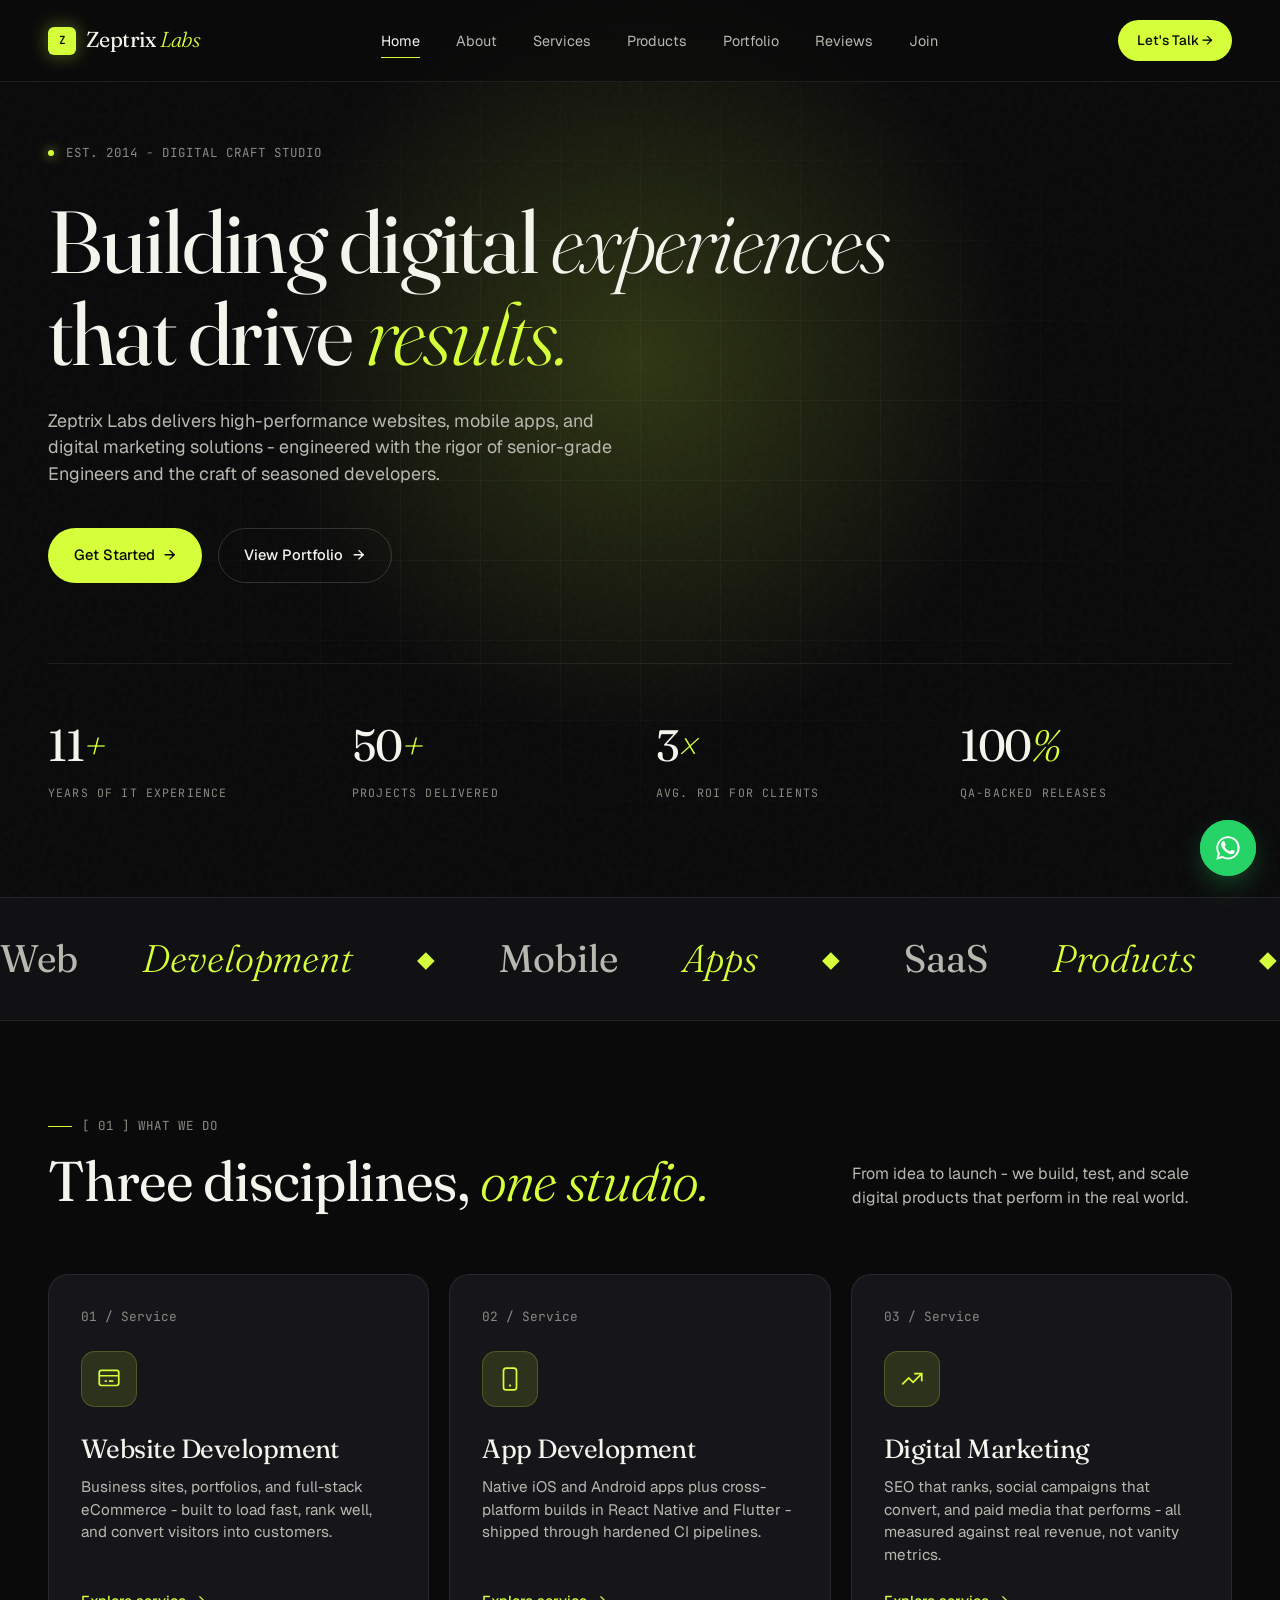
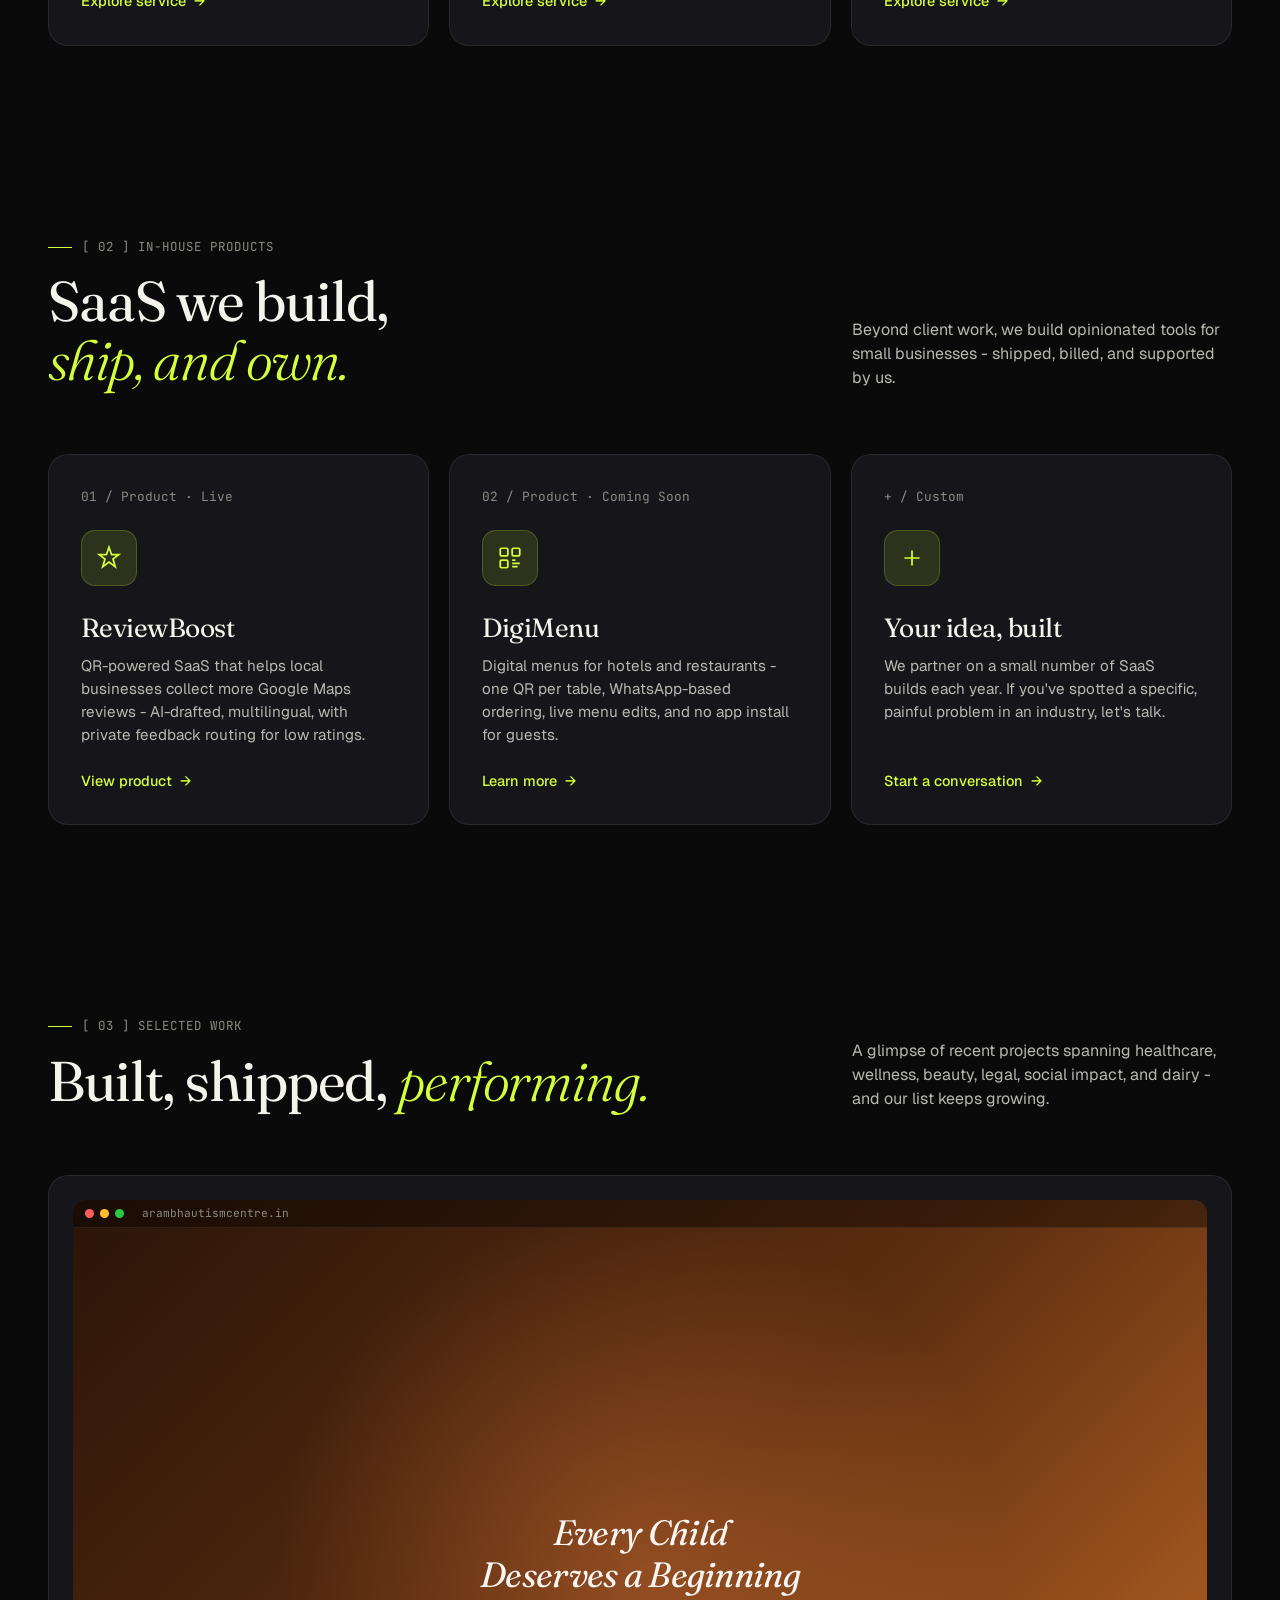
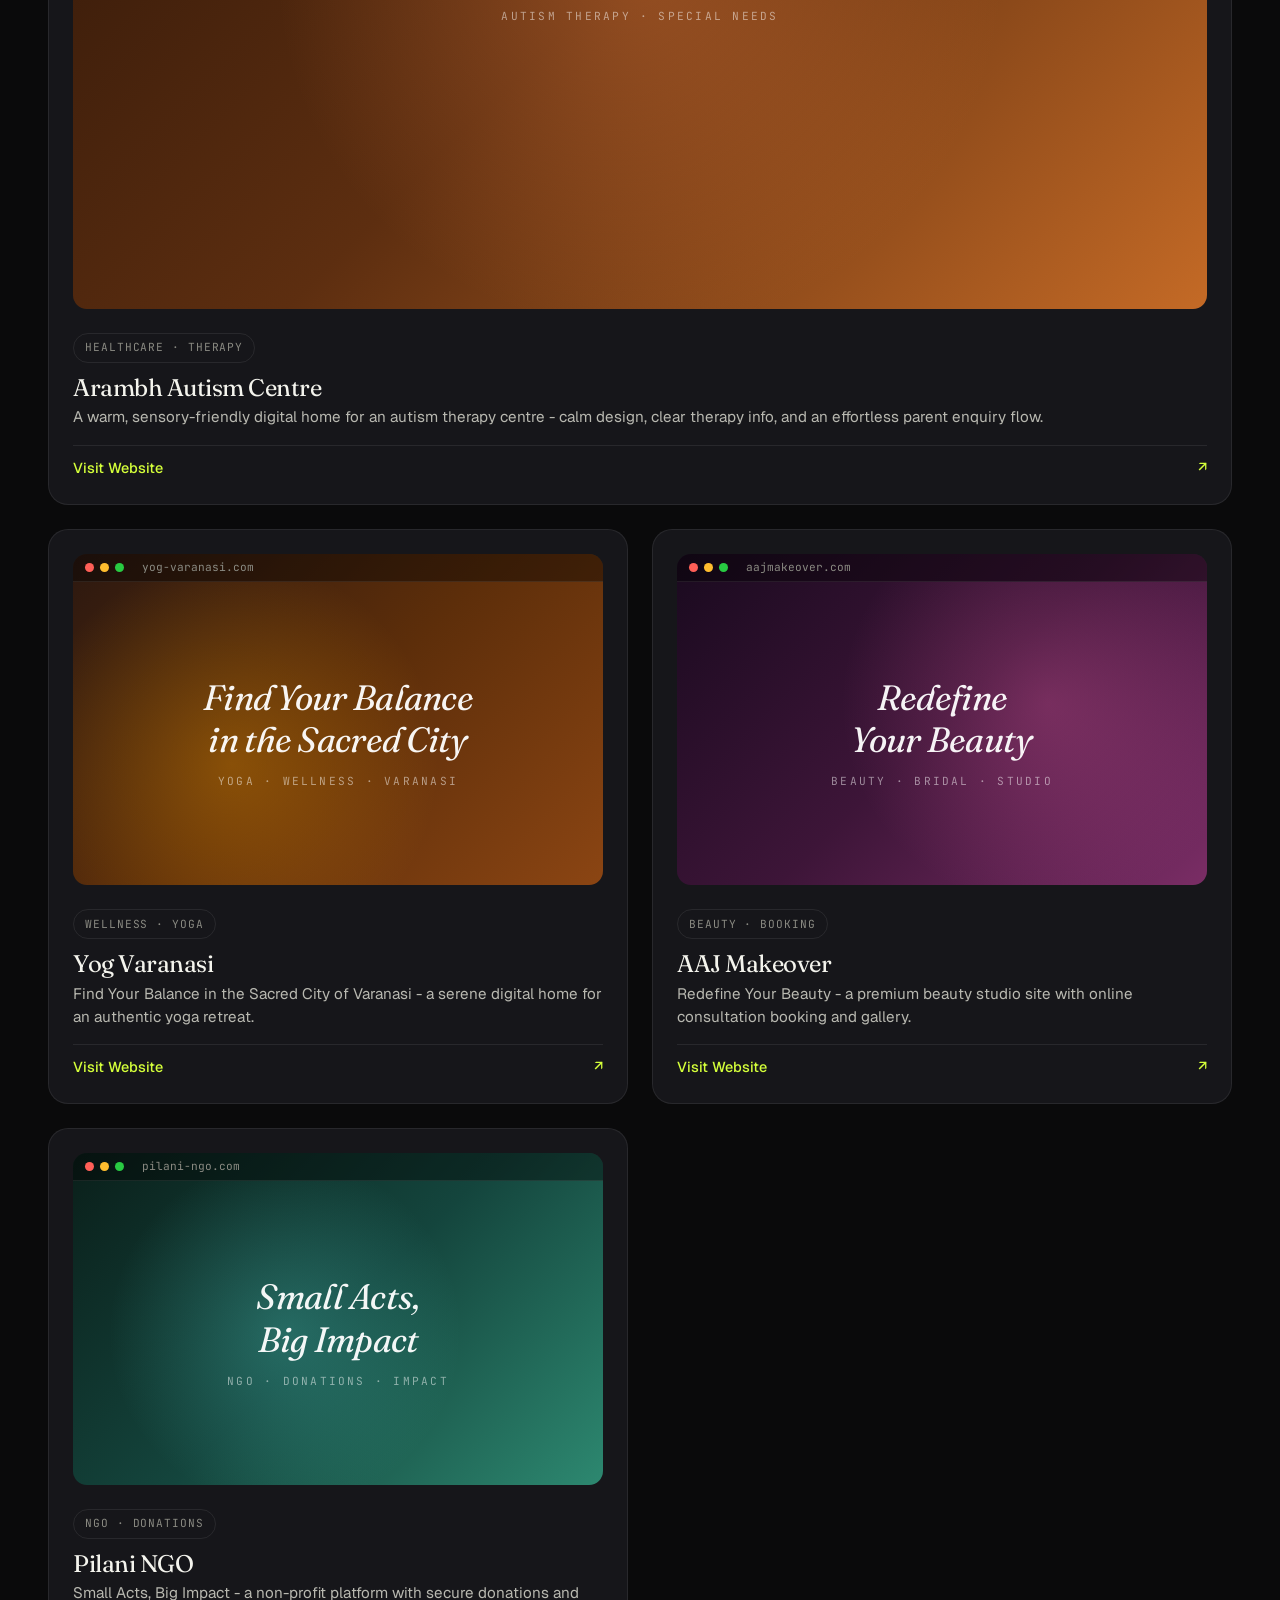
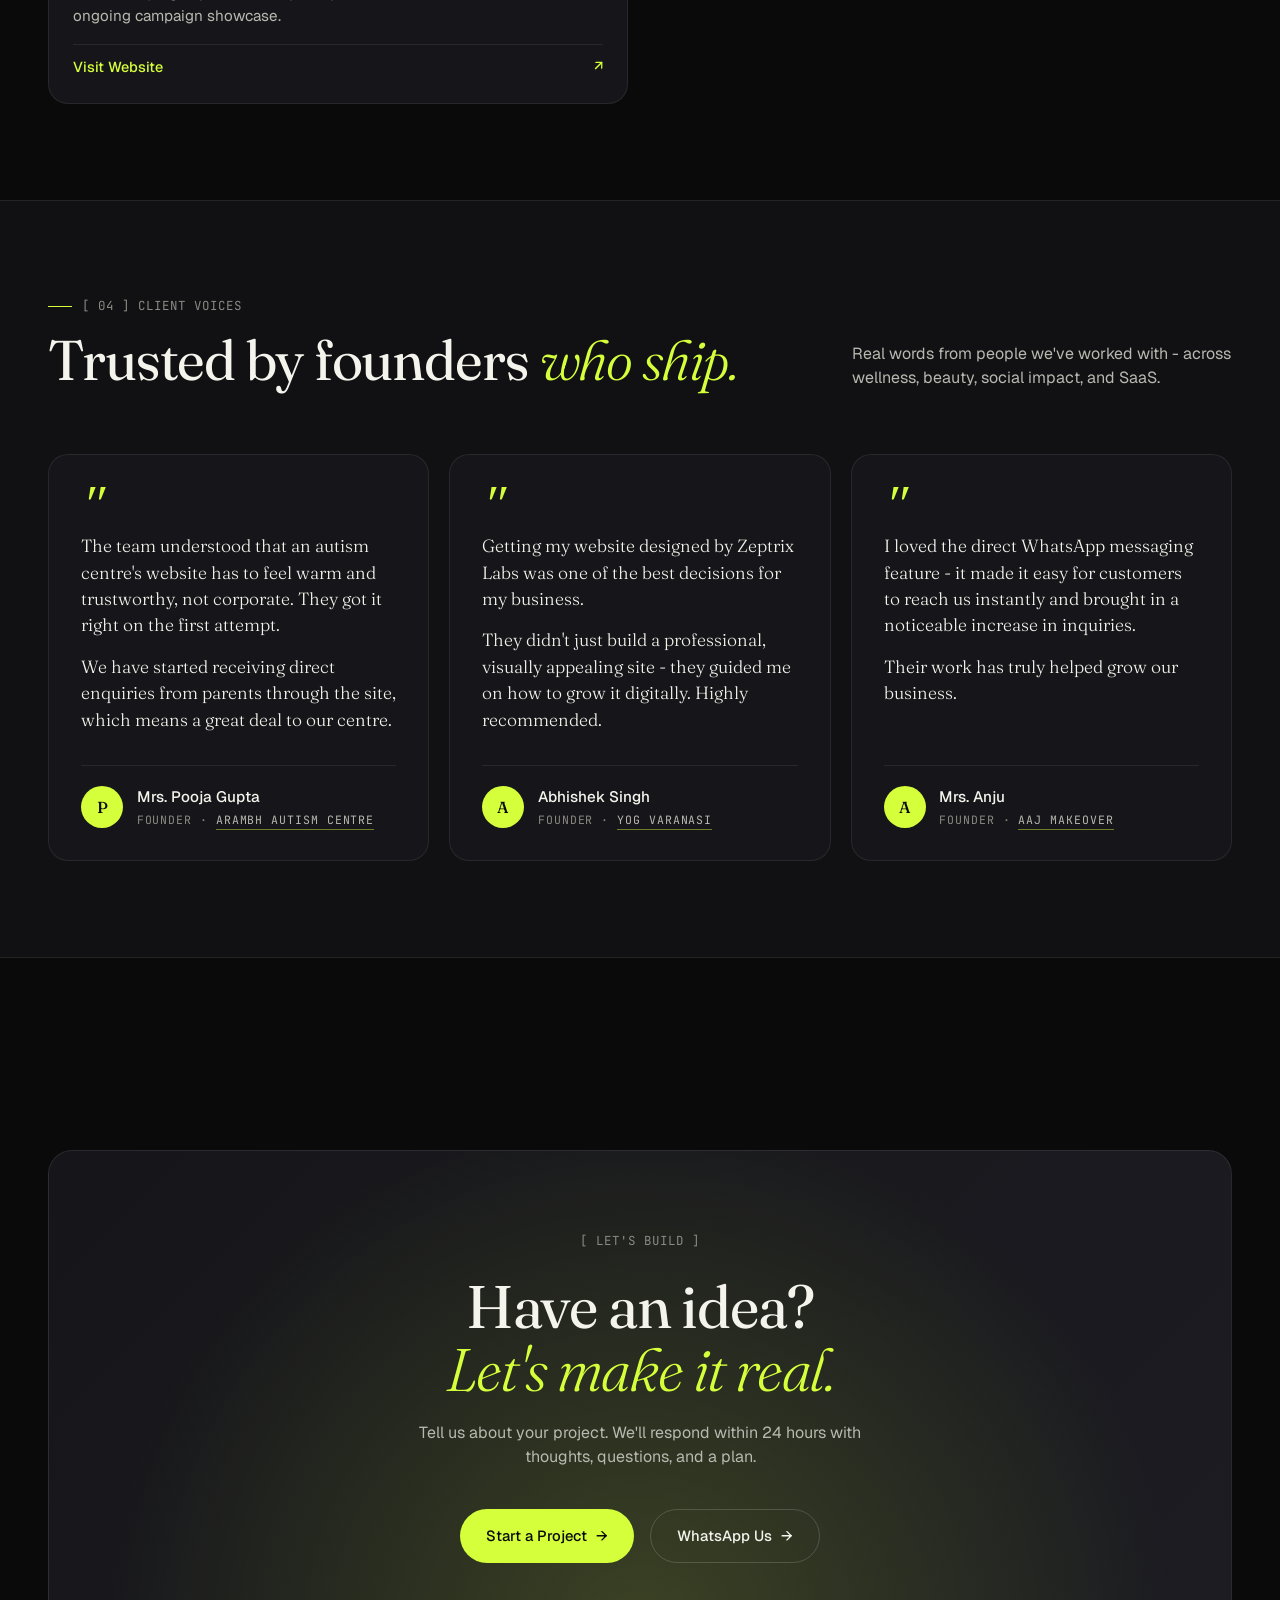
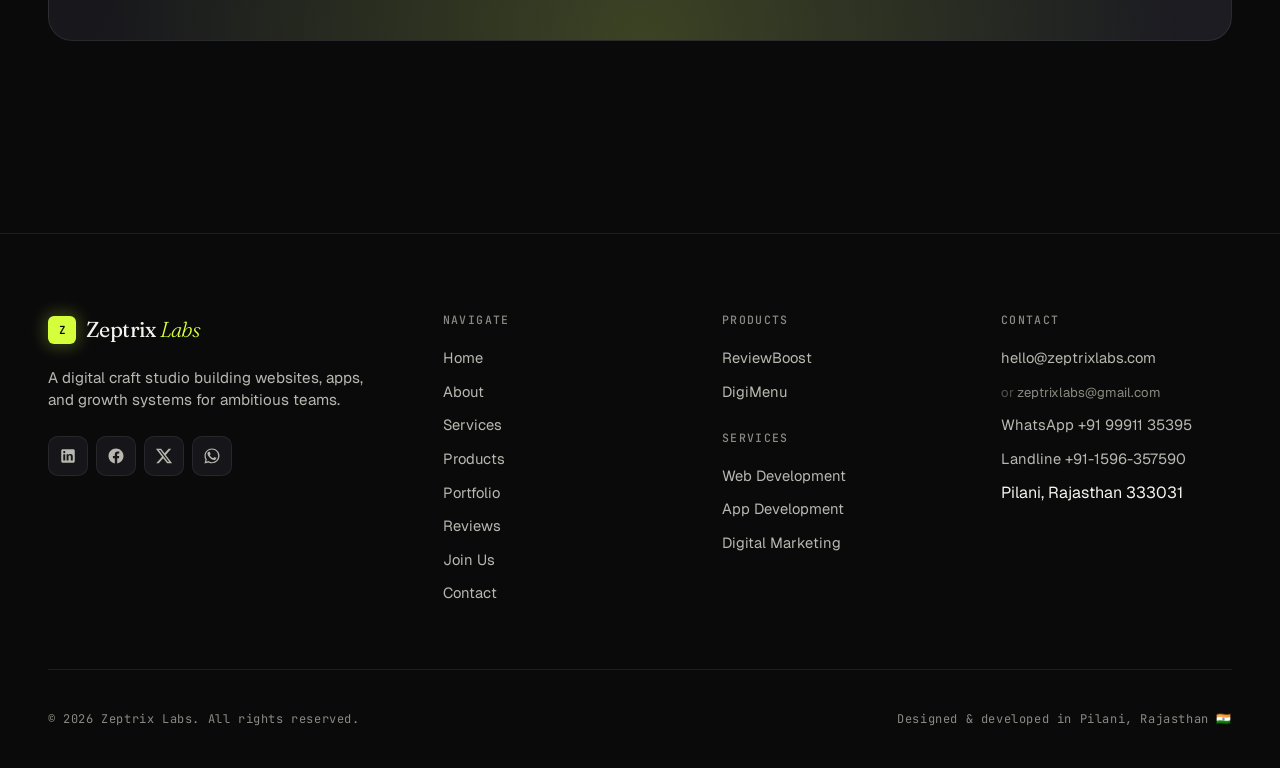
<file: index.html>
﻿<!DOCTYPE html>
<html lang="en">
<head>
  <meta charset="UTF-8">
  <meta name="viewport" content="width=device-width, initial-scale=1.0">
  <title>Zeptrix Labs - Building Digital Experiences That Drive Results</title>
  <meta name="description" content="Zeptrix Labs delivers high-performance websites, mobile apps, and digital marketing solutions backed by 11+ years of IT experience.">
  <meta name="keywords" content="web development, app development, digital marketing, Zeptrix Labs, India">
  <link rel="stylesheet" href="styles.css">
  <link rel="icon" href="data:image/svg+xml,%3Csvg xmlns='http://www.w3.org/2000/svg' viewBox='0 0 100 100'%3E%3Crect width='100' height='100' rx='22' fill='%23d4ff3a'/%3E%3Ctext x='50' y='66' font-family='monospace' font-size='52' font-weight='600' text-anchor='middle' fill='%230a0a0b'%3EZ%3C/text%3E%3C/svg%3E">
</head>
<body>

  <!-- NAVIGATION -->
  <nav class="nav">
    <div class="container nav-inner">
      <a href="index.html" class="logo">
        <span class="logo-mark">Z</span>
        <span>Zeptrix <span class="italic">Labs</span></span>
      </a>
      <ul class="nav-links">
        <li><a href="index.html" class="active">Home</a></li>
        <li><a href="about.html">About</a></li>
        <li><a href="services.html">Services</a></li>
        <li><a href="products.html">Products</a></li>
        <li><a href="portfolio.html">Portfolio</a></li>
        <li><a href="testimonials.html">Reviews</a></li>
        <li><a href="join.html">Join</a></li>
        <li class="nav-link-mobile"><a href="contact.html">Contact</a></li>
      </ul>
      <a href="contact.html" class="nav-cta">Let's Talk →</a>
      <button class="nav-toggle" aria-label="Menu"><span></span><span></span><span></span></button>
    </div>
  </nav>

  <!-- HERO -->
  <section class="hero">
    <div class="container">
      <div class="hero-meta mono">
        <span class="dot"></span>
        <span>EST. 2014 - DIGITAL CRAFT STUDIO</span>
      </div>
      <h1>
        Building digital <span class="italic">experiences</span><br>
        that drive <span class="lime italic">results.</span>
      </h1>
      <p class="lead">
        Zeptrix Labs delivers high-performance websites, mobile apps, and digital
        marketing solutions - engineered with the rigor of senior-grade Engineers
        and the craft of seasoned developers.
      </p>
      <div class="hero-actions">
        <a href="contact.html" class="btn btn-primary">Get Started <span class="arrow">→</span></a>
        <a href="portfolio.html" class="btn btn-ghost">View Portfolio <span class="arrow">→</span></a>
      </div>

      <div class="hero-stats">
        <div>
          <div class="stat-num">11<span class="italic">+</span></div>
          <div class="stat-label">Years of IT Experience</div>
        </div>
        <div>
          <div class="stat-num">50<span class="italic">+</span></div>
          <div class="stat-label">Projects Delivered</div>
        </div>
        <div>
          <div class="stat-num">3<span class="italic">×</span></div>
          <div class="stat-label">Avg. ROI for Clients</div>
        </div>
        <div>
          <div class="stat-num">100<span class="italic">%</span></div>
          <div class="stat-label">QA-Backed Releases</div>
        </div>
      </div>
    </div>
  </section>

  <!-- MARQUEE -->
  <div class="marquee">
    <div class="marquee-track">
      <span class="marquee-item">Web <span class="italic">Development</span></span>
      <span class="marquee-item">Mobile <span class="italic">Apps</span></span>
      <span class="marquee-item">SaaS <span class="italic">Products</span></span>
      <span class="marquee-item">Digital <span class="italic">Marketing</span></span>
      <span class="marquee-item">Quality <span class="italic">Engineering</span></span>
      <span class="marquee-item">UI/UX <span class="italic">Design</span></span>
      <span class="marquee-item">SEO <span class="italic">Optimization</span></span>
      <!-- duplicate for seamless loop -->
      <span class="marquee-item">Web <span class="italic">Development</span></span>
      <span class="marquee-item">Mobile <span class="italic">Apps</span></span>
      <span class="marquee-item">SaaS <span class="italic">Products</span></span>
      <span class="marquee-item">Digital <span class="italic">Marketing</span></span>
      <span class="marquee-item">Quality <span class="italic">Engineering</span></span>
      <span class="marquee-item">UI/UX <span class="italic">Design</span></span>
      <span class="marquee-item">SEO <span class="italic">Optimization</span></span>
    </div>
  </div>

  <!-- SERVICES OVERVIEW -->
  <section>
    <div class="container">
      <div class="section-header reveal">
        <div>
          <div class="label mono">[ 01 ] What We Do</div>
          <h2>Three disciplines, <span class="italic">one studio.</span></h2>
        </div>
        <p class="subtitle">From idea to launch - we build, test, and scale digital products that perform in the real world.</p>
      </div>

      <div class="services-grid" data-stagger>
        <article class="service-card reveal">
          <div class="service-num">01 / Service</div>
          <div class="service-icon">
            <svg width="26" height="26" viewBox="0 0 24 24" fill="none" stroke="currentColor" stroke-width="1.6">
              <rect x="3" y="4" width="18" height="14" rx="2"/>
              <path d="M3 9h18M8 14h2M12 14h4"/>
            </svg>
          </div>
          <h3>Website Development</h3>
          <p>Business sites, portfolios, and full-stack eCommerce - built to load fast, rank well, and convert visitors into customers.</p>
          <a href="services.html#web" class="link">Explore service <span class="arrow">→</span></a>
        </article>

        <article class="service-card reveal">
          <div class="service-num">02 / Service</div>
          <div class="service-icon">
            <svg width="26" height="26" viewBox="0 0 24 24" fill="none" stroke="currentColor" stroke-width="1.6">
              <rect x="6" y="2" width="12" height="20" rx="2.5"/>
              <line x1="11" y1="18" x2="13" y2="18"/>
            </svg>
          </div>
          <h3>App Development</h3>
          <p>Native iOS and Android apps plus cross-platform builds in React Native and Flutter - shipped through hardened CI pipelines.</p>
          <a href="services.html#apps" class="link">Explore service <span class="arrow">→</span></a>
        </article>

        <article class="service-card reveal">
          <div class="service-num">03 / Service</div>
          <div class="service-icon">
            <svg width="26" height="26" viewBox="0 0 24 24" fill="none" stroke="currentColor" stroke-width="1.6">
              <path d="M3 17l6-6 4 4 8-8"/>
              <path d="M14 7h7v7"/>
            </svg>
          </div>
          <h3>Digital Marketing</h3>
          <p>SEO that ranks, social campaigns that convert, and paid media that performs - all measured against real revenue, not vanity metrics.</p>
          <a href="services.html#marketing" class="link">Explore service <span class="arrow">→</span></a>
        </article>
      </div>
    </div>
  </section>

  <!-- PRODUCTS PREVIEW -->
  <section>
    <div class="container">
      <div class="section-header reveal">
        <div>
          <div class="label mono">[ 02 ] In-House Products</div>
          <h2>SaaS we build,<br><span class="italic">ship, and own.</span></h2>
        </div>
        <p class="subtitle">Beyond client work, we build opinionated tools for small businesses - shipped, billed, and supported by us.</p>
      </div>

      <div class="services-grid" data-stagger>
        <article class="service-card reveal">
          <div class="service-num">01 / Product · Live</div>
          <div class="service-icon">
            <svg width="26" height="26" viewBox="0 0 24 24" fill="none" stroke="currentColor" stroke-width="1.6">
              <path d="M12 2l2.39 6.96H21l-5.3 4.07L17.78 20 12 15.77 6.22 20l2.08-6.97L3 8.96h6.61z"/>
            </svg>
          </div>
          <h3>ReviewBoost</h3>
          <p>QR-powered SaaS that helps local businesses collect more Google Maps reviews - AI-drafted, multilingual, with private feedback routing for low ratings.</p>
          <a href="products.html#reviewboost" class="link">View product <span class="arrow">→</span></a>
        </article>

        <article class="service-card reveal">
          <div class="service-num">02 / Product · Coming Soon</div>
          <div class="service-icon">
            <svg width="26" height="26" viewBox="0 0 24 24" fill="none" stroke="currentColor" stroke-width="1.6">
              <rect x="3" y="3" width="7" height="7" rx="1.2"/>
              <rect x="14" y="3" width="7" height="7" rx="1.2"/>
              <rect x="3" y="14" width="7" height="7" rx="1.2"/>
              <path d="M14 14h3M14 17h7M14 20h5"/>
            </svg>
          </div>
          <h3>DigiMenu</h3>
          <p>Digital menus for hotels and restaurants - one QR per table, WhatsApp-based ordering, live menu edits, and no app install for guests.</p>
          <a href="products.html#digimenu" class="link">Learn more <span class="arrow">→</span></a>
        </article>

        <article class="service-card reveal">
          <div class="service-num">+ / Custom</div>
          <div class="service-icon">
            <svg width="26" height="26" viewBox="0 0 24 24" fill="none" stroke="currentColor" stroke-width="1.6">
              <path d="M12 5v14M5 12h14"/>
            </svg>
          </div>
          <h3>Your idea, built</h3>
          <p>We partner on a small number of SaaS builds each year. If you've spotted a specific, painful problem in an industry, let's talk.</p>
          <a href="contact.html" class="link">Start a conversation <span class="arrow">→</span></a>
        </article>
      </div>
    </div>
  </section>

  <!-- PORTFOLIO PREVIEW -->
  <section>
    <div class="container">
      <div class="section-header reveal">
        <div>
          <div class="label mono">[ 03 ] Selected Work</div>
          <h2>Built, shipped, <span class="italic">performing.</span></h2>
        </div>
        <p class="subtitle">A glimpse of recent projects spanning healthcare, wellness, beauty, legal, social impact, and dairy - and our list keeps growing.</p>
      </div>

      <div class="portfolio-grid" data-stagger>
        <article class="work-card reveal">
          <div class="work-preview mock-arambh">
            <div class="browser-bar">
              <span class="dot"></span><span class="dot"></span><span class="dot"></span>
              <span class="url">arambhautismcentre.in</span>
            </div>
            <div class="work-mock">
              <div class="mock-content">
                <div class="mock-title">Every Child<br>Deserves a Beginning</div>
                <div class="mock-sub">Autism Therapy · Special Needs</div>
              </div>
            </div>
          </div>
          <div class="work-meta">
            <span class="work-tag">Healthcare · Therapy</span>
          </div>
          <h3>Arambh Autism Centre</h3>
          <p>A warm, sensory-friendly digital home for an autism therapy centre - calm design, clear therapy info, and an effortless parent enquiry flow.</p>
          <a href="https://arambhautismcentre.in/" target="_blank" rel="noopener" class="work-link">
            <span>Visit Website</span> <span class="arrow">↗</span>
          </a>
        </article>

        <article class="work-card reveal">
          <div class="work-preview mock-yog">
            <div class="browser-bar">
              <span class="dot"></span><span class="dot"></span><span class="dot"></span>
              <span class="url">yog-varanasi.com</span>
            </div>
            <div class="work-mock">
              <div class="mock-content">
                <div class="mock-title">Find Your Balance<br>in the Sacred City</div>
                <div class="mock-sub">Yoga · Wellness · Varanasi</div>
              </div>
            </div>
          </div>
          <div class="work-meta">
            <span class="work-tag">Wellness · Yoga</span>
          </div>
          <h3>Yog Varanasi</h3>
          <p>Find Your Balance in the Sacred City of Varanasi - a serene digital home for an authentic yoga retreat.</p>
          <a href="https://yog-varanasi.com/" target="_blank" rel="noopener" class="work-link">
            <span>Visit Website</span> <span class="arrow">↗</span>
          </a>
        </article>

        <article class="work-card reveal">
          <div class="work-preview mock-aaj">
            <div class="browser-bar">
              <span class="dot"></span><span class="dot"></span><span class="dot"></span>
              <span class="url">aajmakeover.com</span>
            </div>
            <div class="work-mock">
              <div class="mock-content">
                <div class="mock-title">Redefine<br>Your Beauty</div>
                <div class="mock-sub">Beauty · Bridal · Studio</div>
              </div>
            </div>
          </div>
          <div class="work-meta">
            <span class="work-tag">Beauty · Booking</span>
          </div>
          <h3>AAJ Makeover</h3>
          <p>Redefine Your Beauty - a premium beauty studio site with online consultation booking and gallery.</p>
          <a href="https://aajmakeover.com/" target="_blank" rel="noopener" class="work-link">
            <span>Visit Website</span> <span class="arrow">↗</span>
          </a>
        </article>

        <article class="work-card reveal">
          <div class="work-preview mock-pilani">
            <div class="browser-bar">
              <span class="dot"></span><span class="dot"></span><span class="dot"></span>
              <span class="url">pilani-ngo.com</span>
            </div>
            <div class="work-mock">
              <div class="mock-content">
                <div class="mock-title">Small Acts,<br>Big Impact</div>
                <div class="mock-sub">NGO · Donations · Impact</div>
              </div>
            </div>
          </div>
          <div class="work-meta">
            <span class="work-tag">NGO · Donations</span>
          </div>
          <h3>Pilani NGO</h3>
          <p>Small Acts, Big Impact - a non-profit platform with secure donations and ongoing campaign showcase.</p>
          <a href="https://pilani-ngo.com/" target="_blank" rel="noopener" class="work-link">
            <span>Visit Website</span> <span class="arrow">↗</span>
          </a>
        </article>
      </div>
    </div>
  </section>

  <!-- TESTIMONIALS -->
  <section class="testimonials">
    <div class="container">
      <div class="section-header reveal">
        <div>
          <div class="label mono">[ 04 ] Client Voices</div>
          <h2>Trusted by founders <span class="italic">who ship.</span></h2>
        </div>
        <p class="subtitle">Real words from people we've worked with - across wellness, beauty, social impact, and SaaS.</p>
      </div>

      <div class="testimonial-grid" data-stagger>
        <div class="testimonial reveal">
          <div class="quote-mark">"</div>
          <blockquote>
            <p>The team understood that an autism centre's website has to feel warm and trustworthy, not corporate. They got it right on the first attempt.</p>
            <p>We have started receiving direct enquiries from parents through the site, which means a great deal to our centre.</p>
          </blockquote>
          <div class="testimonial-author">
            <div class="testimonial-avatar">P</div>
            <div class="testimonial-meta">
              <div class="name">Mrs. Pooja Gupta</div>
              <div class="role">Founder · <a href="https://arambhautismcentre.in" target="_blank" rel="noopener">Arambh Autism Centre</a></div>
            </div>
          </div>
        </div>

        <div class="testimonial reveal">
          <div class="quote-mark">"</div>
          <blockquote>
            <p>Getting my website designed by Zeptrix Labs was one of the best decisions for my business.</p>
            <p>They didn't just build a professional, visually appealing site - they guided me on how to grow it digitally. Highly recommended.</p>
          </blockquote>
          <div class="testimonial-author">
            <div class="testimonial-avatar">A</div>
            <div class="testimonial-meta">
              <div class="name">Abhishek Singh</div>
              <div class="role">Founder · <a href="https://yog-varanasi.com" target="_blank" rel="noopener">Yog Varanasi</a></div>
            </div>
          </div>
        </div>

        <div class="testimonial reveal">
          <div class="quote-mark">"</div>
          <blockquote>
            <p>I loved the direct WhatsApp messaging feature - it made it easy for customers to reach us instantly and brought in a noticeable increase in inquiries.</p>
            <p>Their work has truly helped grow our business.</p>
          </blockquote>
          <div class="testimonial-author">
            <div class="testimonial-avatar">A</div>
            <div class="testimonial-meta">
              <div class="name">Mrs. Anju</div>
              <div class="role">Founder · <a href="https://aajmakeover.com" target="_blank" rel="noopener">AAJ Makeover</a></div>
            </div>
          </div>
        </div>
      </div>
    </div>
  </section>

  <!-- CTA BANNER -->
  <section>
    <div class="container">
      <div class="cta-banner reveal">
        <div class="label mono">[ Let's Build ]</div>
        <h2>Have an idea? <br><span class="italic">Let's make it real.</span></h2>
        <p>Tell us about your project. We'll respond within 24 hours with thoughts, questions, and a plan.</p>
        <div class="cta-banner-actions">
          <a href="contact.html" class="btn btn-primary">Start a Project <span class="arrow">→</span></a>
          <a href="https://wa.me/919991135395" target="_blank" rel="noopener" class="btn btn-ghost">WhatsApp Us <span class="arrow">→</span></a>
        </div>
      </div>
    </div>
  </section>

  <!-- FOOTER -->
  <footer class="footer">
    <div class="container">
      <div class="footer-top">
        <div class="footer-brand">
          <a href="index.html" class="logo">
            <span class="logo-mark">Z</span>
            <span>Zeptrix <span class="italic">Labs</span></span>
          </a>
          <p>A digital craft studio building websites, apps, and growth systems for ambitious teams.</p>
          <div class="footer-socials">
            <a href="https://www.linkedin.com/company/zeptrix-labs" target="_blank" rel="noopener" aria-label="LinkedIn"><svg width="18" height="18" viewBox="0 0 24 24" fill="currentColor"><path d="M19 3H5C3.9 3 3 3.9 3 5v14c0 1.1.9 2 2 2h14c1.1 0 2-.9 2-2V5c0-1.1-.9-2-2-2zM8.3 18H5.7V9.5h2.6V18zM7 8.3c-.8 0-1.5-.7-1.5-1.5S6.2 5.3 7 5.3s1.5.7 1.5 1.5S7.8 8.3 7 8.3zM18.3 18h-2.6v-4.6c0-1 0-2.3-1.4-2.3s-1.6 1.1-1.6 2.2V18h-2.6V9.5h2.5v1.1h.1c.4-.7 1.2-1.4 2.5-1.4 2.7 0 3.2 1.7 3.2 4V18z"/></svg></a>
            <a href="#" aria-label="Instagram" class="social-hidden"><svg width="18" height="18" viewBox="0 0 24 24" fill="none" stroke="currentColor" stroke-width="1.8"><rect x="3" y="3" width="18" height="18" rx="5"/><circle cx="12" cy="12" r="4"/><circle cx="17.5" cy="6.5" r="0.6" fill="currentColor"/></svg></a>
            <a href="https://www.facebook.com/zeptrixlabs" target="_blank" rel="noopener" aria-label="Facebook"><svg width="18" height="18" viewBox="0 0 24 24" fill="currentColor"><path d="M22 12c0-5.5-4.5-10-10-10S2 6.5 2 12c0 5 3.7 9.1 8.4 9.9v-7H7.9V12h2.5V9.8c0-2.5 1.5-3.9 3.8-3.9 1.1 0 2.2.2 2.2.2v2.5h-1.3c-1.2 0-1.6.8-1.6 1.6V12h2.8l-.4 2.9h-2.3v7C18.3 21.1 22 17 22 12z"/></svg></a>
            <a href="https://x.com/zeptrixlabs" target="_blank" rel="noopener" aria-label="X"><svg width="18" height="18" viewBox="0 0 24 24" fill="currentColor"><path d="M18.244 2.25h3.308l-7.227 8.26 8.502 11.24H16.17l-5.214-6.817L4.99 21.75H1.68l7.73-8.835L1.254 2.25H8.08l4.713 6.231zm-1.161 17.52h1.833L7.084 4.126H5.117z"/></svg></a>
            <a href="https://wa.me/919991135395" target="_blank" rel="noopener" aria-label="WhatsApp"><svg width="18" height="18" viewBox="0 0 24 24" fill="currentColor"><path d="M17.5 14.4c-.3-.1-1.7-.8-2-.9-.3-.1-.5-.1-.7.1-.2.3-.7.9-.9 1.1-.2.2-.3.2-.6.1-.3-.1-1.3-.5-2.4-1.5-.9-.8-1.5-1.8-1.7-2.1-.2-.3 0-.4.1-.6.1-.1.3-.3.4-.5.1-.2.2-.3.3-.5.1-.2 0-.4 0-.5 0-.1-.7-1.7-.9-2.3-.2-.6-.5-.5-.7-.5h-.6c-.2 0-.5.1-.8.4-.3.3-1 1-1 2.4 0 1.4 1 2.8 1.2 3 .1.2 2 3.1 4.9 4.4.7.3 1.2.5 1.6.6.7.2 1.3.2 1.8.1.5-.1 1.7-.7 2-1.4.2-.7.2-1.2.2-1.4-.1-.1-.3-.2-.6-.3zM12 2C6.5 2 2 6.5 2 12c0 1.7.4 3.4 1.3 4.9L2 22l5.3-1.4c1.4.8 3 1.2 4.7 1.2 5.5 0 10-4.5 10-10S17.5 2 12 2zm0 18.2c-1.5 0-3-.4-4.3-1.2l-.3-.2-3.1.8.8-3-.2-.3c-.9-1.4-1.3-3-1.3-4.6 0-4.6 3.7-8.3 8.3-8.3 4.6 0 8.3 3.7 8.3 8.3.1 4.6-3.6 8.5-8.2 8.5z"/></svg></a>
          </div>
        </div>

        <div class="footer-col">
          <h4>Navigate</h4>
          <ul>
            <li><a href="index.html">Home</a></li>
            <li><a href="about.html">About</a></li>
            <li><a href="services.html">Services</a></li>
            <li><a href="products.html">Products</a></li>
            <li><a href="portfolio.html">Portfolio</a></li>
            <li><a href="testimonials.html">Reviews</a></li>
            <li><a href="join.html">Join Us</a></li>
            <li><a href="contact.html">Contact</a></li>
          </ul>
        </div>

        <div class="footer-col">
          <h4>Products</h4>
          <ul>
            <li><a href="products.html#reviewboost">ReviewBoost</a></li>
            <li><a href="products.html#digimenu">DigiMenu</a></li>
          </ul>
          <h4 style="margin-top: 1.75rem;">Services</h4>
          <ul>
            <li><a href="services.html#web">Web Development</a></li>
            <li><a href="services.html#apps">App Development</a></li>
            <li><a href="services.html#marketing">Digital Marketing</a></li>
          </ul>
        </div>

        <div class="footer-col">
          <h4>Contact</h4>
          <ul>
            <li><a href="mailto:hello@zeptrixlabs.com">hello@zeptrixlabs.com</a></li>
            <li><a href="mailto:zeptrixlabs@gmail.com" class="alt-email">zeptrixlabs@gmail.com</a></li>
            <li><a href="https://wa.me/919991135395">WhatsApp +91 99911 35395</a></li>
            <li><a href="tel:+911596357590">Landline +91-1596-357590</a></li>
            <li>Pilani, Rajasthan 333031</li>
          </ul>
        </div>
      </div>

      <div class="footer-bottom">
        <p>© 2026 Zeptrix Labs. All rights reserved.</p>
        <p>Designed & developed in Pilani, Rajasthan 🇮🇳</p>
      </div>
    </div>
  </footer>

  <a href="https://wa.me/919991135395" class="whatsapp-float" target="_blank" rel="noopener" aria-label="Chat on WhatsApp">
    <svg width="28" height="28" viewBox="0 0 24 24" fill="currentColor">
      <path d="M17.5 14.4c-.3-.1-1.7-.8-2-.9-.3-.1-.5-.1-.7.1-.2.3-.7.9-.9 1.1-.2.2-.3.2-.6.1-.3-.1-1.3-.5-2.4-1.5-.9-.8-1.5-1.8-1.7-2.1-.2-.3 0-.4.1-.6.1-.1.3-.3.4-.5.1-.2.2-.3.3-.5.1-.2 0-.4 0-.5 0-.1-.7-1.7-.9-2.3-.2-.6-.5-.5-.7-.5h-.6c-.2 0-.5.1-.8.4-.3.3-1 1-1 2.4 0 1.4 1 2.8 1.2 3 .1.2 2 3.1 4.9 4.4.7.3 1.2.5 1.6.6.7.2 1.3.2 1.8.1.5-.1 1.7-.7 2-1.4.2-.7.2-1.2.2-1.4-.1-.1-.3-.2-.6-.3zM12 2C6.5 2 2 6.5 2 12c0 1.7.4 3.4 1.3 4.9L2 22l5.3-1.4c1.4.8 3 1.2 4.7 1.2 5.5 0 10-4.5 10-10S17.5 2 12 2zm0 18.2c-1.5 0-3-.4-4.3-1.2l-.3-.2-3.1.8.8-3-.2-.3c-.9-1.4-1.3-3-1.3-4.6 0-4.6 3.7-8.3 8.3-8.3 4.6 0 8.3 3.7 8.3 8.3.1 4.6-3.6 8.5-8.2 8.5z"/>
    </svg>
  </a>

  <script src="script.js"></script>
</body>
</html>
</file>
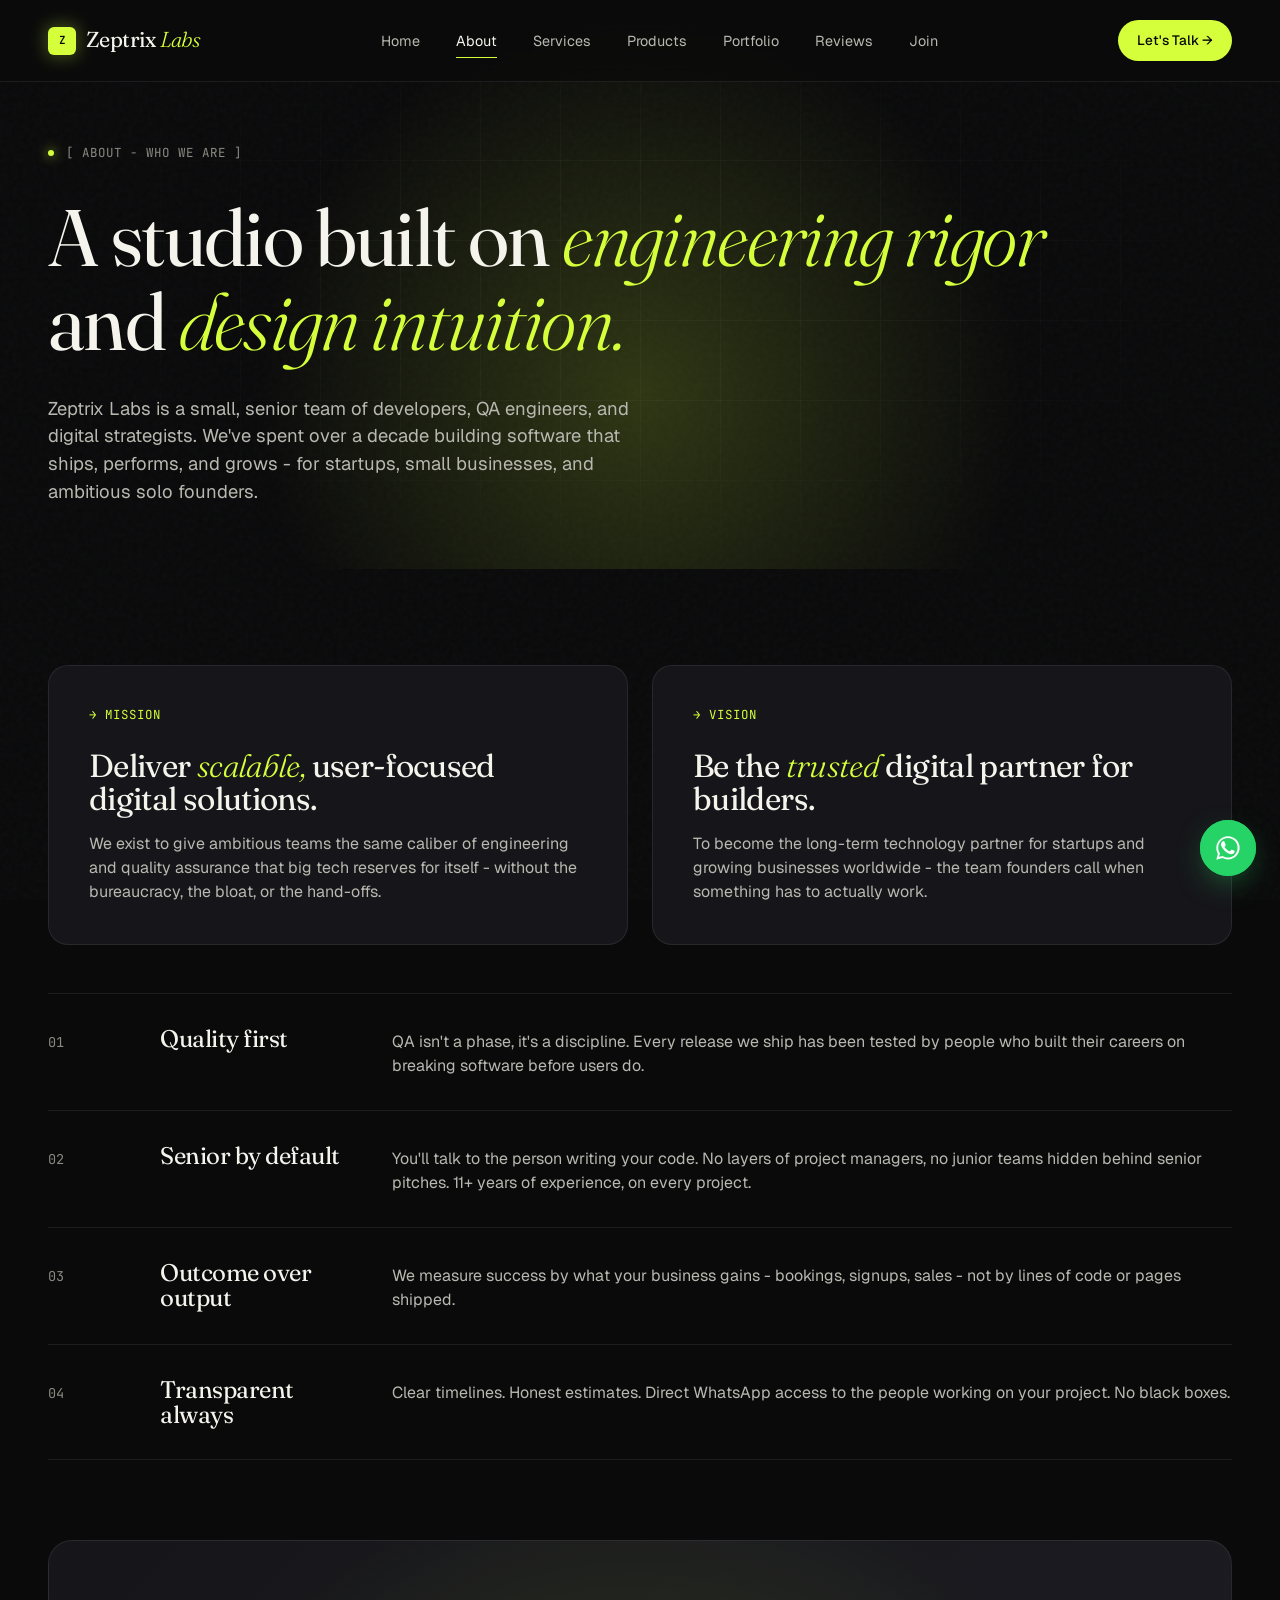
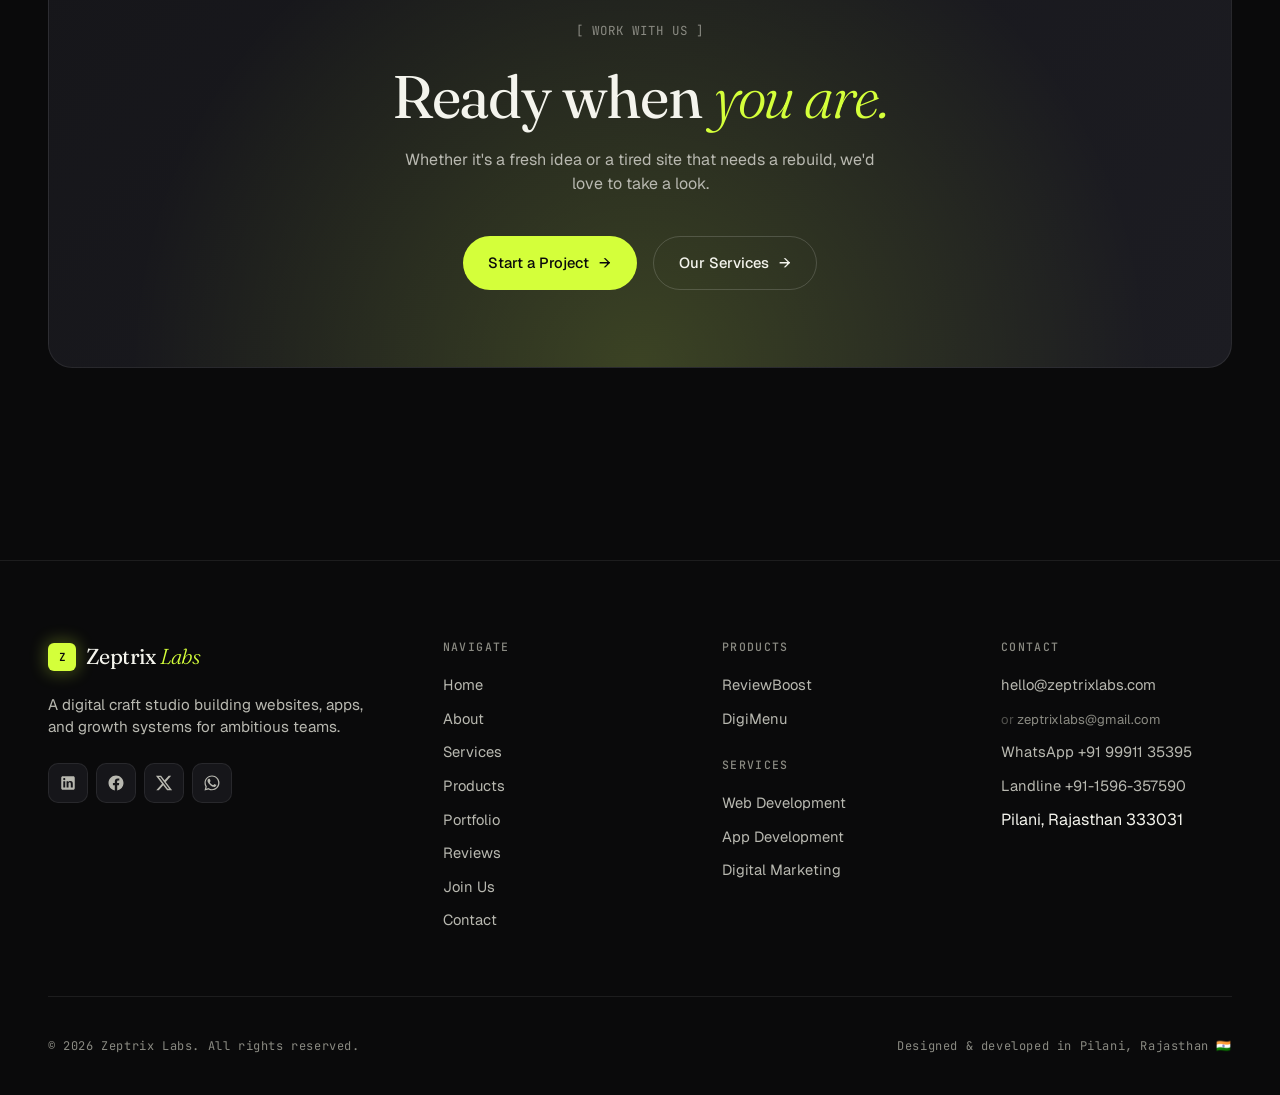
<file: about.html>
﻿<!DOCTYPE html>
<html lang="en">
<head>
  <meta charset="UTF-8">
  <meta name="viewport" content="width=device-width, initial-scale=1.0">
  <title>About - Zeptrix Labs | 11+ Years of Digital Craft</title>
  <meta name="description" content="Zeptrix Labs is a digital craft studio with 11+ years of experience across QA and development, building scalable user-focused solutions.">
  <link rel="stylesheet" href="styles.css">
  <link rel="icon" href="data:image/svg+xml,%3Csvg xmlns='http://www.w3.org/2000/svg' viewBox='0 0 100 100'%3E%3Crect width='100' height='100' rx='22' fill='%23d4ff3a'/%3E%3Ctext x='50' y='66' font-family='monospace' font-size='52' font-weight='600' text-anchor='middle' fill='%230a0a0b'%3EZ%3C/text%3E%3C/svg%3E">
</head>
<body>

  <nav class="nav">
    <div class="container nav-inner">
      <a href="index.html" class="logo">
        <span class="logo-mark">Z</span>
        <span>Zeptrix <span class="italic">Labs</span></span>
      </a>
      <ul class="nav-links">
        <li><a href="index.html">Home</a></li>
        <li><a href="about.html" class="active">About</a></li>
        <li><a href="services.html">Services</a></li>
        <li><a href="products.html">Products</a></li>
        <li><a href="portfolio.html">Portfolio</a></li>
        <li><a href="testimonials.html">Reviews</a></li>
        <li><a href="join.html">Join</a></li>
        <li class="nav-link-mobile"><a href="contact.html">Contact</a></li>
      </ul>
      <a href="contact.html" class="nav-cta">Let's Talk →</a>
      <button class="nav-toggle" aria-label="Menu"><span></span><span></span><span></span></button>
    </div>
  </nav>

  <section class="about-hero hero">
    <div class="container">
      <div class="hero-meta mono">
        <span class="dot"></span>
        <span>[ ABOUT - WHO WE ARE ]</span>
      </div>
      <h1>A studio built on <span class="italic">engineering rigor</span><br>and <span class="italic">design intuition.</span></h1>
      <p>Zeptrix Labs is a small, senior team of developers, QA engineers, and digital strategists. We've spent over a decade building software that ships, performs, and grows - for startups, small businesses, and ambitious solo founders.</p>
    </div>
  </section>

  <section style="padding-top: 2rem;">
    <div class="container">
      <div class="about-grid">
        <div class="about-card reveal">
          <div class="label mono">→ Mission</div>
          <h2>Deliver <span class="italic">scalable,</span> user-focused digital solutions.</h2>
          <p>We exist to give ambitious teams the same caliber of engineering and quality assurance that big tech reserves for itself - without the bureaucracy, the bloat, or the hand-offs.</p>
        </div>
        <div class="about-card reveal">
          <div class="label mono">→ Vision</div>
          <h2>Be the <span class="italic">trusted</span> digital partner for builders.</h2>
          <p>To become the long-term technology partner for startups and growing businesses worldwide - the team founders call when something has to actually work.</p>
        </div>
      </div>

      <ul class="values-list" data-stagger>
        <li class="reveal">
          <span class="num">01</span>
          <h3>Quality first</h3>
          <p>QA isn't a phase, it's a discipline. Every release we ship has been tested by people who built their careers on breaking software before users do.</p>
        </li>
        <li class="reveal">
          <span class="num">02</span>
          <h3>Senior by default</h3>
          <p>You'll talk to the person writing your code. No layers of project managers, no junior teams hidden behind senior pitches. 11+ years of experience, on every project.</p>
        </li>
        <li class="reveal">
          <span class="num">03</span>
          <h3>Outcome over output</h3>
          <p>We measure success by what your business gains - bookings, signups, sales - not by lines of code or pages shipped.</p>
        </li>
        <li class="reveal">
          <span class="num">04</span>
          <h3>Transparent always</h3>
          <p>Clear timelines. Honest estimates. Direct WhatsApp access to the people working on your project. No black boxes.</p>
        </li>
      </ul>

      <div class="cta-banner reveal" style="margin-top: 5rem;">
        <div class="label mono">[ Work With Us ]</div>
        <h2>Ready when <span class="italic">you are.</span></h2>
        <p>Whether it's a fresh idea or a tired site that needs a rebuild, we'd love to take a look.</p>
        <div class="cta-banner-actions">
          <a href="contact.html" class="btn btn-primary">Start a Project <span class="arrow">→</span></a>
          <a href="services.html" class="btn btn-ghost">Our Services <span class="arrow">→</span></a>
        </div>
      </div>
    </div>
  </section>

  <footer class="footer">
    <div class="container">
      <div class="footer-top">
        <div class="footer-brand">
          <a href="index.html" class="logo">
            <span class="logo-mark">Z</span>
            <span>Zeptrix <span class="italic">Labs</span></span>
          </a>
          <p>A digital craft studio building websites, apps, and growth systems for ambitious teams.</p>
          <div class="footer-socials">
            <a href="https://www.linkedin.com/company/zeptrix-labs" target="_blank" rel="noopener" aria-label="LinkedIn"><svg width="18" height="18" viewBox="0 0 24 24" fill="currentColor"><path d="M19 3H5C3.9 3 3 3.9 3 5v14c0 1.1.9 2 2 2h14c1.1 0 2-.9 2-2V5c0-1.1-.9-2-2-2zM8.3 18H5.7V9.5h2.6V18zM7 8.3c-.8 0-1.5-.7-1.5-1.5S6.2 5.3 7 5.3s1.5.7 1.5 1.5S7.8 8.3 7 8.3zM18.3 18h-2.6v-4.6c0-1 0-2.3-1.4-2.3s-1.6 1.1-1.6 2.2V18h-2.6V9.5h2.5v1.1h.1c.4-.7 1.2-1.4 2.5-1.4 2.7 0 3.2 1.7 3.2 4V18z"/></svg></a>
            <a href="#" aria-label="Instagram" class="social-hidden"><svg width="18" height="18" viewBox="0 0 24 24" fill="none" stroke="currentColor" stroke-width="1.8"><rect x="3" y="3" width="18" height="18" rx="5"/><circle cx="12" cy="12" r="4"/><circle cx="17.5" cy="6.5" r="0.6" fill="currentColor"/></svg></a>
            <a href="https://www.facebook.com/zeptrixlabs" target="_blank" rel="noopener" aria-label="Facebook"><svg width="18" height="18" viewBox="0 0 24 24" fill="currentColor"><path d="M22 12c0-5.5-4.5-10-10-10S2 6.5 2 12c0 5 3.7 9.1 8.4 9.9v-7H7.9V12h2.5V9.8c0-2.5 1.5-3.9 3.8-3.9 1.1 0 2.2.2 2.2.2v2.5h-1.3c-1.2 0-1.6.8-1.6 1.6V12h2.8l-.4 2.9h-2.3v7C18.3 21.1 22 17 22 12z"/></svg></a>
            <a href="https://x.com/zeptrixlabs" target="_blank" rel="noopener" aria-label="X"><svg width="18" height="18" viewBox="0 0 24 24" fill="currentColor"><path d="M18.244 2.25h3.308l-7.227 8.26 8.502 11.24H16.17l-5.214-6.817L4.99 21.75H1.68l7.73-8.835L1.254 2.25H8.08l4.713 6.231zm-1.161 17.52h1.833L7.084 4.126H5.117z"/></svg></a>
            <a href="https://wa.me/919991135395" target="_blank" rel="noopener" aria-label="WhatsApp"><svg width="18" height="18" viewBox="0 0 24 24" fill="currentColor"><path d="M17.5 14.4c-.3-.1-1.7-.8-2-.9-.3-.1-.5-.1-.7.1-.2.3-.7.9-.9 1.1-.2.2-.3.2-.6.1-.3-.1-1.3-.5-2.4-1.5-.9-.8-1.5-1.8-1.7-2.1-.2-.3 0-.4.1-.6.1-.1.3-.3.4-.5.1-.2.2-.3.3-.5.1-.2 0-.4 0-.5 0-.1-.7-1.7-.9-2.3-.2-.6-.5-.5-.7-.5h-.6c-.2 0-.5.1-.8.4-.3.3-1 1-1 2.4 0 1.4 1 2.8 1.2 3 .1.2 2 3.1 4.9 4.4.7.3 1.2.5 1.6.6.7.2 1.3.2 1.8.1.5-.1 1.7-.7 2-1.4.2-.7.2-1.2.2-1.4-.1-.1-.3-.2-.6-.3zM12 2C6.5 2 2 6.5 2 12c0 1.7.4 3.4 1.3 4.9L2 22l5.3-1.4c1.4.8 3 1.2 4.7 1.2 5.5 0 10-4.5 10-10S17.5 2 12 2zm0 18.2c-1.5 0-3-.4-4.3-1.2l-.3-.2-3.1.8.8-3-.2-.3c-.9-1.4-1.3-3-1.3-4.6 0-4.6 3.7-8.3 8.3-8.3 4.6 0 8.3 3.7 8.3 8.3.1 4.6-3.6 8.5-8.2 8.5z"/></svg></a>
          </div>
        </div>
        <div class="footer-col">
          <h4>Navigate</h4>
          <ul>
            <li><a href="index.html">Home</a></li>
            <li><a href="about.html">About</a></li>
            <li><a href="services.html">Services</a></li>
            <li><a href="products.html">Products</a></li>
            <li><a href="portfolio.html">Portfolio</a></li>
            <li><a href="testimonials.html">Reviews</a></li>
            <li><a href="join.html">Join Us</a></li>
            <li><a href="contact.html">Contact</a></li>
          </ul>
        </div>
        <div class="footer-col">
          <h4>Products</h4>
          <ul>
            <li><a href="products.html#reviewboost">ReviewBoost</a></li>
            <li><a href="products.html#digimenu">DigiMenu</a></li>
          </ul>
          <h4 style="margin-top: 1.75rem;">Services</h4>
          <ul>
            <li><a href="services.html#web">Web Development</a></li>
            <li><a href="services.html#apps">App Development</a></li>
            <li><a href="services.html#marketing">Digital Marketing</a></li>
          </ul>
        </div>
        <div class="footer-col">
          <h4>Contact</h4>
          <ul>
            <li><a href="mailto:hello@zeptrixlabs.com">hello@zeptrixlabs.com</a></li>
            <li><a href="mailto:zeptrixlabs@gmail.com" class="alt-email">zeptrixlabs@gmail.com</a></li>
            <li><a href="https://wa.me/919991135395">WhatsApp +91 99911 35395</a></li>
            <li><a href="tel:+911596357590">Landline +91-1596-357590</a></li>
            <li>Pilani, Rajasthan 333031</li>
          </ul>
        </div>
      </div>
      <div class="footer-bottom">
        <p>© 2026 Zeptrix Labs. All rights reserved.</p>
        <p>Designed & developed in Pilani, Rajasthan 🇮🇳</p>
      </div>
    </div>
  </footer>

  <a href="https://wa.me/919991135395" class="whatsapp-float" target="_blank" rel="noopener" aria-label="Chat on WhatsApp">
    <svg width="28" height="28" viewBox="0 0 24 24" fill="currentColor"><path d="M17.5 14.4c-.3-.1-1.7-.8-2-.9-.3-.1-.5-.1-.7.1-.2.3-.7.9-.9 1.1-.2.2-.3.2-.6.1-.3-.1-1.3-.5-2.4-1.5-.9-.8-1.5-1.8-1.7-2.1-.2-.3 0-.4.1-.6.1-.1.3-.3.4-.5.1-.2.2-.3.3-.5.1-.2 0-.4 0-.5 0-.1-.7-1.7-.9-2.3-.2-.6-.5-.5-.7-.5h-.6c-.2 0-.5.1-.8.4-.3.3-1 1-1 2.4 0 1.4 1 2.8 1.2 3 .1.2 2 3.1 4.9 4.4.7.3 1.2.5 1.6.6.7.2 1.3.2 1.8.1.5-.1 1.7-.7 2-1.4.2-.7.2-1.2.2-1.4-.1-.1-.3-.2-.6-.3zM12 2C6.5 2 2 6.5 2 12c0 1.7.4 3.4 1.3 4.9L2 22l5.3-1.4c1.4.8 3 1.2 4.7 1.2 5.5 0 10-4.5 10-10S17.5 2 12 2zm0 18.2c-1.5 0-3-.4-4.3-1.2l-.3-.2-3.1.8.8-3-.2-.3c-.9-1.4-1.3-3-1.3-4.6 0-4.6 3.7-8.3 8.3-8.3 4.6 0 8.3 3.7 8.3 8.3.1 4.6-3.6 8.5-8.2 8.5z"/></svg>
  </a>

  <script src="script.js"></script>
</body>
</html>
</file>
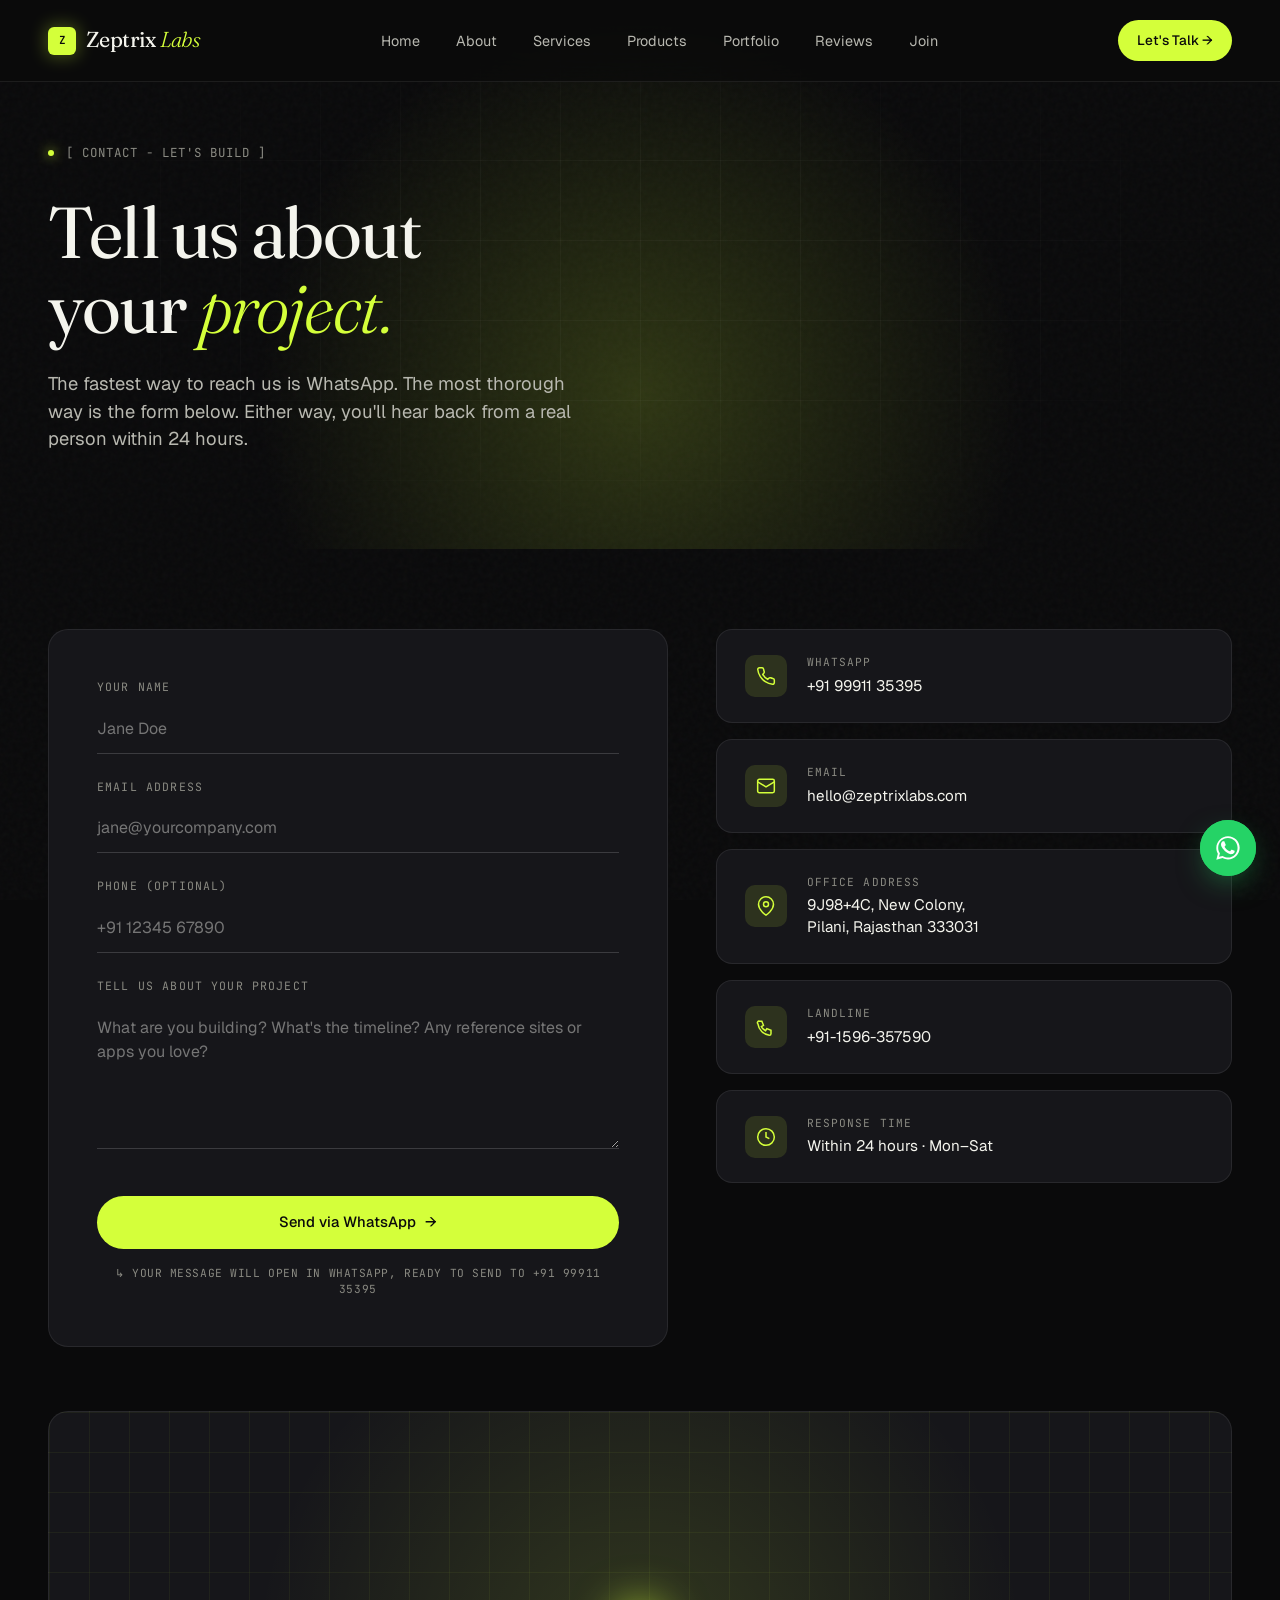
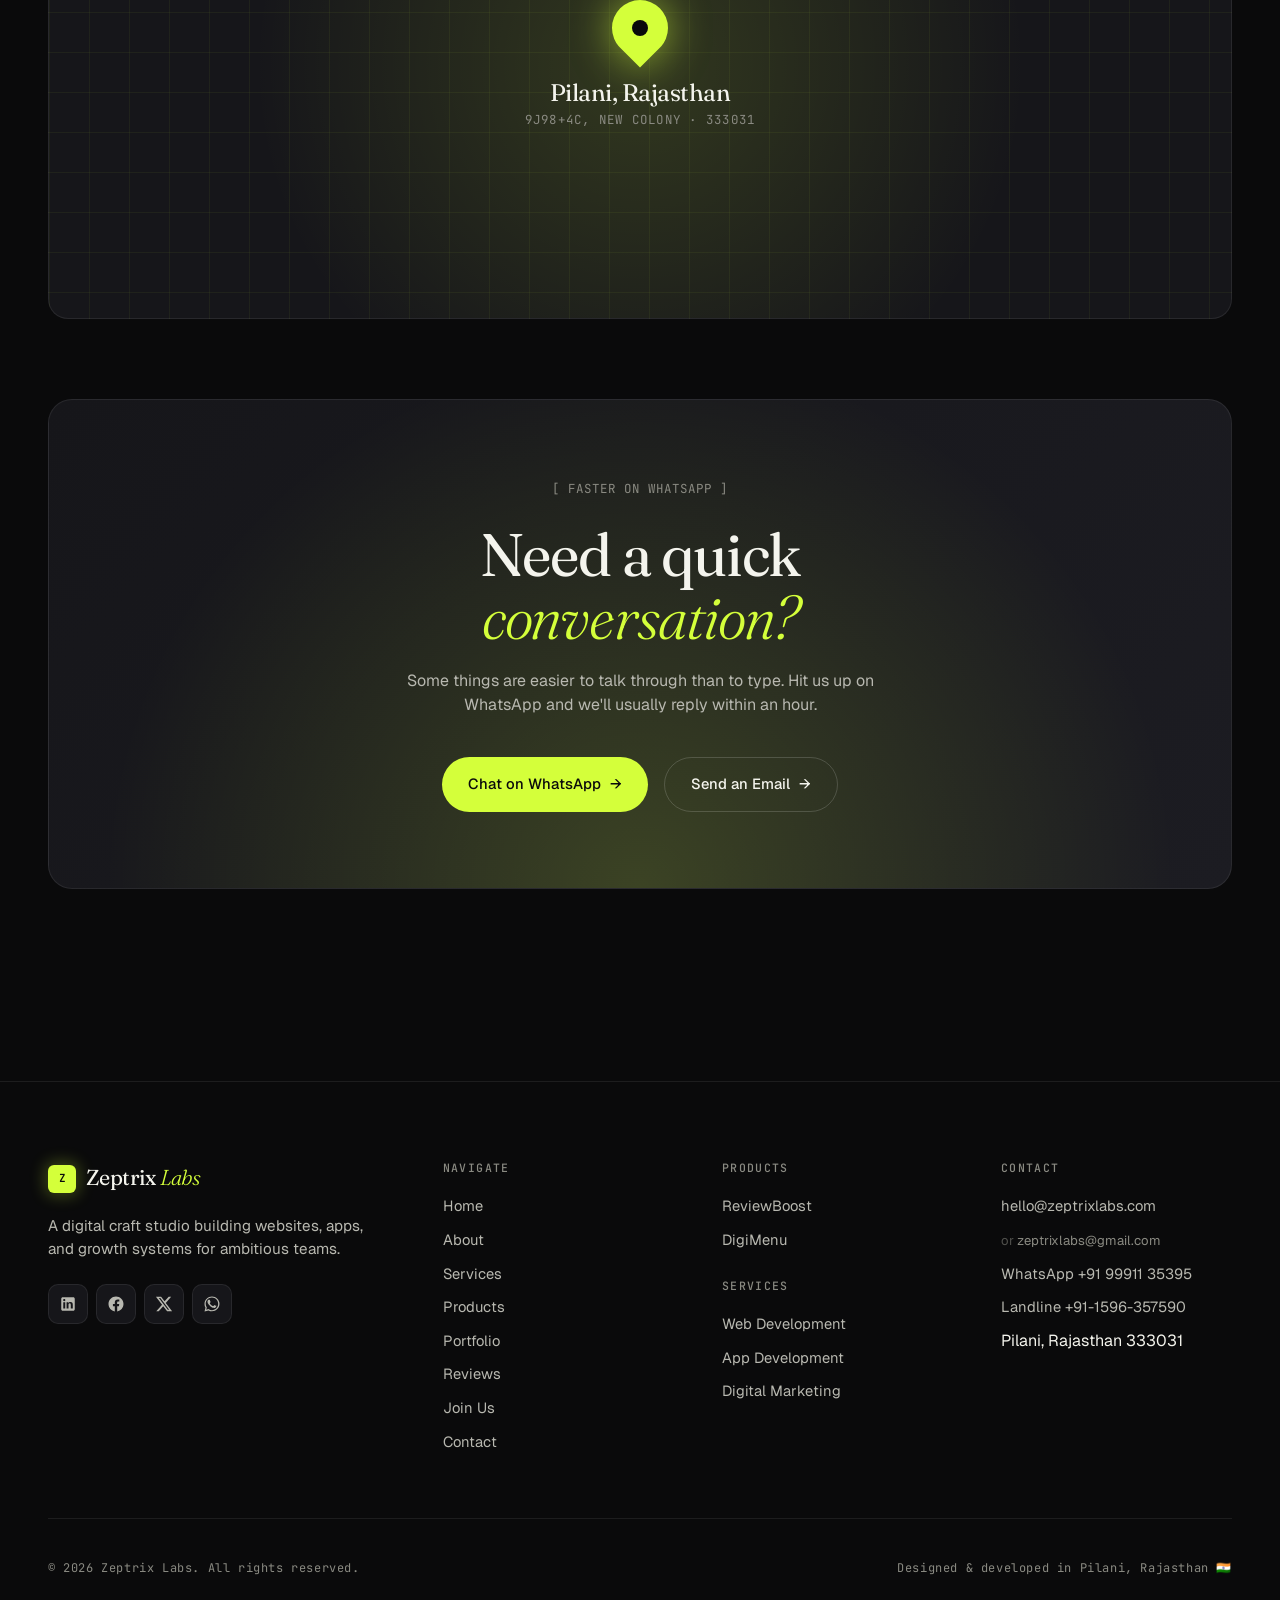
<file: contact.html>
﻿<!DOCTYPE html>
<html lang="en">
<head>
  <meta charset="UTF-8">
  <meta name="viewport" content="width=device-width, initial-scale=1.0">
  <title>Contact - Zeptrix Labs | Get in Touch</title>
  <meta name="description" content="Get in touch with Zeptrix Labs. Reach us by email, WhatsApp at +91 99911 35395, or use our contact form. Based in India, working worldwide.">
  <link rel="stylesheet" href="styles.css">
  <link rel="icon" href="data:image/svg+xml,%3Csvg xmlns='http://www.w3.org/2000/svg' viewBox='0 0 100 100'%3E%3Crect width='100' height='100' rx='22' fill='%23d4ff3a'/%3E%3Ctext x='50' y='66' font-family='monospace' font-size='52' font-weight='600' text-anchor='middle' fill='%230a0a0b'%3EZ%3C/text%3E%3C/svg%3E">
</head>
<body>

  <nav class="nav">
    <div class="container nav-inner">
      <a href="index.html" class="logo">
        <span class="logo-mark">Z</span>
        <span>Zeptrix <span class="italic">Labs</span></span>
      </a>
      <ul class="nav-links">
        <li><a href="index.html">Home</a></li>
        <li><a href="about.html">About</a></li>
        <li><a href="services.html">Services</a></li>
        <li><a href="products.html">Products</a></li>
        <li><a href="portfolio.html">Portfolio</a></li>
        <li><a href="testimonials.html">Reviews</a></li>
        <li><a href="join.html">Join</a></li>
        <li class="nav-link-mobile"><a href="contact.html" class="active">Contact</a></li>
      </ul>
      <a href="contact.html" class="nav-cta">Let's Talk →</a>
      <button class="nav-toggle" aria-label="Menu"><span></span><span></span><span></span></button>
    </div>
  </nav>

  <section class="contact-hero hero">
    <div class="container">
      <div class="hero-meta mono">
        <span class="dot"></span>
        <span>[ CONTACT - LET'S BUILD ]</span>
      </div>
      <h1>Tell us about<br>your <span class="italic">project.</span></h1>
      <p>The fastest way to reach us is WhatsApp. The most thorough way is the form below. Either way, you'll hear back from a real person within 24 hours.</p>
    </div>
  </section>

  <section style="padding-top: 1rem;">
    <div class="container">
      <div class="contact-grid">

        <form class="contact-form reveal" id="contactForm">
          <div class="form-row">
            <label for="name">Your Name</label>
            <input type="text" id="name" name="name" placeholder="Jane Doe" required>
          </div>
          <div class="form-row">
            <label for="email">Email Address</label>
            <input type="email" id="email" name="email" placeholder="jane@yourcompany.com" required>
          </div>
          <div class="form-row">
            <label for="phone">Phone (optional)</label>
            <input type="tel" id="phone" name="phone" placeholder="+91 12345 67890">
          </div>
          <div class="form-row">
            <label for="message">Tell us about your project</label>
            <textarea id="message" name="message" rows="5" placeholder="What are you building? What's the timeline? Any reference sites or apps you love?" required></textarea>
          </div>
          <button type="submit" class="btn btn-primary">Send via WhatsApp <span class="arrow">→</span></button>
          <p class="form-note mono">↳ Your message will open in WhatsApp, ready to send to +91 99911 35395</p>
        </form>

        <div class="contact-info">
          <div class="info-card reveal">
            <div class="icon">
              <svg width="20" height="20" viewBox="0 0 24 24" fill="none" stroke="currentColor" stroke-width="1.8">
                <path d="M22 16.92v3a2 2 0 01-2.18 2 19.79 19.79 0 01-8.63-3.07 19.5 19.5 0 01-6-6 19.79 19.79 0 01-3.07-8.67A2 2 0 014.11 2h3a2 2 0 012 1.72 12.84 12.84 0 00.7 2.81 2 2 0 01-.45 2.11L8.09 9.91a16 16 0 006 6l1.27-1.27a2 2 0 012.11-.45 12.84 12.84 0 002.81.7A2 2 0 0122 16.92z"/>
              </svg>
            </div>
            <div>
              <div class="label-mini">WhatsApp</div>
              <a href="https://wa.me/919991135395" target="_blank" rel="noopener" class="value">+91 99911 35395</a>
            </div>
          </div>

          <div class="info-card reveal">
            <div class="icon">
              <svg width="20" height="20" viewBox="0 0 24 24" fill="none" stroke="currentColor" stroke-width="1.8">
                <rect x="2" y="4" width="20" height="16" rx="2"/>
                <path d="M2 7l10 6 10-6"/>
              </svg>
            </div>
            <div>
              <div class="label-mini">Email</div>
              <a href="mailto:hello@zeptrixlabs.com" class="value">hello@zeptrixlabs.com</a>
            </div>
          </div>

          <div class="info-card reveal">
            <div class="icon">
              <svg width="20" height="20" viewBox="0 0 24 24" fill="none" stroke="currentColor" stroke-width="1.8">
                <path d="M21 10c0 7-9 13-9 13s-9-6-9-13a9 9 0 0118 0z"/>
                <circle cx="12" cy="10" r="3"/>
              </svg>
            </div>
            <div>
              <div class="label-mini">Office Address</div>
              <div class="value">9J98+4C, New Colony,<br>Pilani, Rajasthan 333031</div>
            </div>
          </div>

          <div class="info-card reveal">
            <div class="icon">
              <svg width="20" height="20" viewBox="0 0 24 24" fill="none" stroke="currentColor" stroke-width="1.8">
                <path d="M3 5h4l2 5-2.5 1.5a11 11 0 005 5L13 14l5 2v4a2 2 0 01-2 2 16 16 0 01-13.7-13.7A2 2 0 014.4 5z"/>
              </svg>
            </div>
            <div>
              <div class="label-mini">Landline</div>
              <a href="tel:+911596357590" class="value">+91-1596-357590</a>
            </div>
          </div>

          <div class="info-card reveal">
            <div class="icon">
              <svg width="20" height="20" viewBox="0 0 24 24" fill="none" stroke="currentColor" stroke-width="1.8">
                <circle cx="12" cy="12" r="10"/>
                <path d="M12 6v6l4 2"/>
              </svg>
            </div>
            <div>
              <div class="label-mini">Response Time</div>
              <div class="value">Within 24 hours · Mon–Sat</div>
            </div>
          </div>
        </div>

      </div>

      <div class="map-card reveal">
        <div>
          <div class="map-pin"></div>
          <div class="map-text">
            <h3>Pilani, Rajasthan</h3>
            <p>9J98+4C, New Colony · 333031</p>
          </div>
        </div>
      </div>

      <div class="cta-banner reveal" style="margin-top: 5rem;">
        <div class="label mono">[ Faster on WhatsApp ]</div>
        <h2>Need a quick<br><span class="italic">conversation?</span></h2>
        <p>Some things are easier to talk through than to type. Hit us up on WhatsApp and we'll usually reply within an hour.</p>
        <div class="cta-banner-actions">
          <a href="https://wa.me/919991135395" target="_blank" rel="noopener" class="btn btn-primary">Chat on WhatsApp <span class="arrow">→</span></a>
          <a href="mailto:hello@zeptrixlabs.com" class="btn btn-ghost">Send an Email <span class="arrow">→</span></a>
        </div>
      </div>
    </div>
  </section>

  <footer class="footer">
    <div class="container">
      <div class="footer-top">
        <div class="footer-brand">
          <a href="index.html" class="logo">
            <span class="logo-mark">Z</span>
            <span>Zeptrix <span class="italic">Labs</span></span>
          </a>
          <p>A digital craft studio building websites, apps, and growth systems for ambitious teams.</p>
          <div class="footer-socials">
            <a href="https://www.linkedin.com/company/zeptrix-labs" target="_blank" rel="noopener" aria-label="LinkedIn"><svg width="18" height="18" viewBox="0 0 24 24" fill="currentColor"><path d="M19 3H5C3.9 3 3 3.9 3 5v14c0 1.1.9 2 2 2h14c1.1 0 2-.9 2-2V5c0-1.1-.9-2-2-2zM8.3 18H5.7V9.5h2.6V18zM7 8.3c-.8 0-1.5-.7-1.5-1.5S6.2 5.3 7 5.3s1.5.7 1.5 1.5S7.8 8.3 7 8.3zM18.3 18h-2.6v-4.6c0-1 0-2.3-1.4-2.3s-1.6 1.1-1.6 2.2V18h-2.6V9.5h2.5v1.1h.1c.4-.7 1.2-1.4 2.5-1.4 2.7 0 3.2 1.7 3.2 4V18z"/></svg></a>
            <a href="#" aria-label="Instagram" class="social-hidden"><svg width="18" height="18" viewBox="0 0 24 24" fill="none" stroke="currentColor" stroke-width="1.8"><rect x="3" y="3" width="18" height="18" rx="5"/><circle cx="12" cy="12" r="4"/><circle cx="17.5" cy="6.5" r="0.6" fill="currentColor"/></svg></a>
            <a href="https://www.facebook.com/zeptrixlabs" target="_blank" rel="noopener" aria-label="Facebook"><svg width="18" height="18" viewBox="0 0 24 24" fill="currentColor"><path d="M22 12c0-5.5-4.5-10-10-10S2 6.5 2 12c0 5 3.7 9.1 8.4 9.9v-7H7.9V12h2.5V9.8c0-2.5 1.5-3.9 3.8-3.9 1.1 0 2.2.2 2.2.2v2.5h-1.3c-1.2 0-1.6.8-1.6 1.6V12h2.8l-.4 2.9h-2.3v7C18.3 21.1 22 17 22 12z"/></svg></a>
            <a href="https://x.com/zeptrixlabs" target="_blank" rel="noopener" aria-label="X"><svg width="18" height="18" viewBox="0 0 24 24" fill="currentColor"><path d="M18.244 2.25h3.308l-7.227 8.26 8.502 11.24H16.17l-5.214-6.817L4.99 21.75H1.68l7.73-8.835L1.254 2.25H8.08l4.713 6.231zm-1.161 17.52h1.833L7.084 4.126H5.117z"/></svg></a>
            <a href="https://wa.me/919991135395" target="_blank" rel="noopener" aria-label="WhatsApp"><svg width="18" height="18" viewBox="0 0 24 24" fill="currentColor"><path d="M17.5 14.4c-.3-.1-1.7-.8-2-.9-.3-.1-.5-.1-.7.1-.2.3-.7.9-.9 1.1-.2.2-.3.2-.6.1-.3-.1-1.3-.5-2.4-1.5-.9-.8-1.5-1.8-1.7-2.1-.2-.3 0-.4.1-.6.1-.1.3-.3.4-.5.1-.2.2-.3.3-.5.1-.2 0-.4 0-.5 0-.1-.7-1.7-.9-2.3-.2-.6-.5-.5-.7-.5h-.6c-.2 0-.5.1-.8.4-.3.3-1 1-1 2.4 0 1.4 1 2.8 1.2 3 .1.2 2 3.1 4.9 4.4.7.3 1.2.5 1.6.6.7.2 1.3.2 1.8.1.5-.1 1.7-.7 2-1.4.2-.7.2-1.2.2-1.4-.1-.1-.3-.2-.6-.3zM12 2C6.5 2 2 6.5 2 12c0 1.7.4 3.4 1.3 4.9L2 22l5.3-1.4c1.4.8 3 1.2 4.7 1.2 5.5 0 10-4.5 10-10S17.5 2 12 2zm0 18.2c-1.5 0-3-.4-4.3-1.2l-.3-.2-3.1.8.8-3-.2-.3c-.9-1.4-1.3-3-1.3-4.6 0-4.6 3.7-8.3 8.3-8.3 4.6 0 8.3 3.7 8.3 8.3.1 4.6-3.6 8.5-8.2 8.5z"/></svg></a>
          </div>
        </div>
        <div class="footer-col">
          <h4>Navigate</h4>
          <ul>
            <li><a href="index.html">Home</a></li>
            <li><a href="about.html">About</a></li>
            <li><a href="services.html">Services</a></li>
            <li><a href="products.html">Products</a></li>
            <li><a href="portfolio.html">Portfolio</a></li>
            <li><a href="testimonials.html">Reviews</a></li>
            <li><a href="join.html">Join Us</a></li>
            <li><a href="contact.html">Contact</a></li>
          </ul>
        </div>
        <div class="footer-col">
          <h4>Products</h4>
          <ul>
            <li><a href="products.html#reviewboost">ReviewBoost</a></li>
            <li><a href="products.html#digimenu">DigiMenu</a></li>
          </ul>
          <h4 style="margin-top: 1.75rem;">Services</h4>
          <ul>
            <li><a href="services.html#web">Web Development</a></li>
            <li><a href="services.html#apps">App Development</a></li>
            <li><a href="services.html#marketing">Digital Marketing</a></li>
          </ul>
        </div>
        <div class="footer-col">
          <h4>Contact</h4>
          <ul>
            <li><a href="mailto:hello@zeptrixlabs.com">hello@zeptrixlabs.com</a></li>
            <li><a href="mailto:zeptrixlabs@gmail.com" class="alt-email">zeptrixlabs@gmail.com</a></li>
            <li><a href="https://wa.me/919991135395">WhatsApp +91 99911 35395</a></li>
            <li><a href="tel:+911596357590">Landline +91-1596-357590</a></li>
            <li>Pilani, Rajasthan 333031</li>
          </ul>
        </div>
      </div>
      <div class="footer-bottom">
        <p>© 2026 Zeptrix Labs. All rights reserved.</p>
        <p>Designed & developed in Pilani, Rajasthan 🇮🇳</p>
      </div>
    </div>
  </footer>

  <a href="https://wa.me/919991135395" class="whatsapp-float" target="_blank" rel="noopener" aria-label="Chat on WhatsApp">
    <svg width="28" height="28" viewBox="0 0 24 24" fill="currentColor"><path d="M17.5 14.4c-.3-.1-1.7-.8-2-.9-.3-.1-.5-.1-.7.1-.2.3-.7.9-.9 1.1-.2.2-.3.2-.6.1-.3-.1-1.3-.5-2.4-1.5-.9-.8-1.5-1.8-1.7-2.1-.2-.3 0-.4.1-.6.1-.1.3-.3.4-.5.1-.2.2-.3.3-.5.1-.2 0-.4 0-.5 0-.1-.7-1.7-.9-2.3-.2-.6-.5-.5-.7-.5h-.6c-.2 0-.5.1-.8.4-.3.3-1 1-1 2.4 0 1.4 1 2.8 1.2 3 .1.2 2 3.1 4.9 4.4.7.3 1.2.5 1.6.6.7.2 1.3.2 1.8.1.5-.1 1.7-.7 2-1.4.2-.7.2-1.2.2-1.4-.1-.1-.3-.2-.6-.3zM12 2C6.5 2 2 6.5 2 12c0 1.7.4 3.4 1.3 4.9L2 22l5.3-1.4c1.4.8 3 1.2 4.7 1.2 5.5 0 10-4.5 10-10S17.5 2 12 2zm0 18.2c-1.5 0-3-.4-4.3-1.2l-.3-.2-3.1.8.8-3-.2-.3c-.9-1.4-1.3-3-1.3-4.6 0-4.6 3.7-8.3 8.3-8.3 4.6 0 8.3 3.7 8.3 8.3.1 4.6-3.6 8.5-8.2 8.5z"/></svg>
  </a>

  <script src="script.js"></script>
</body>
</html>
</file>
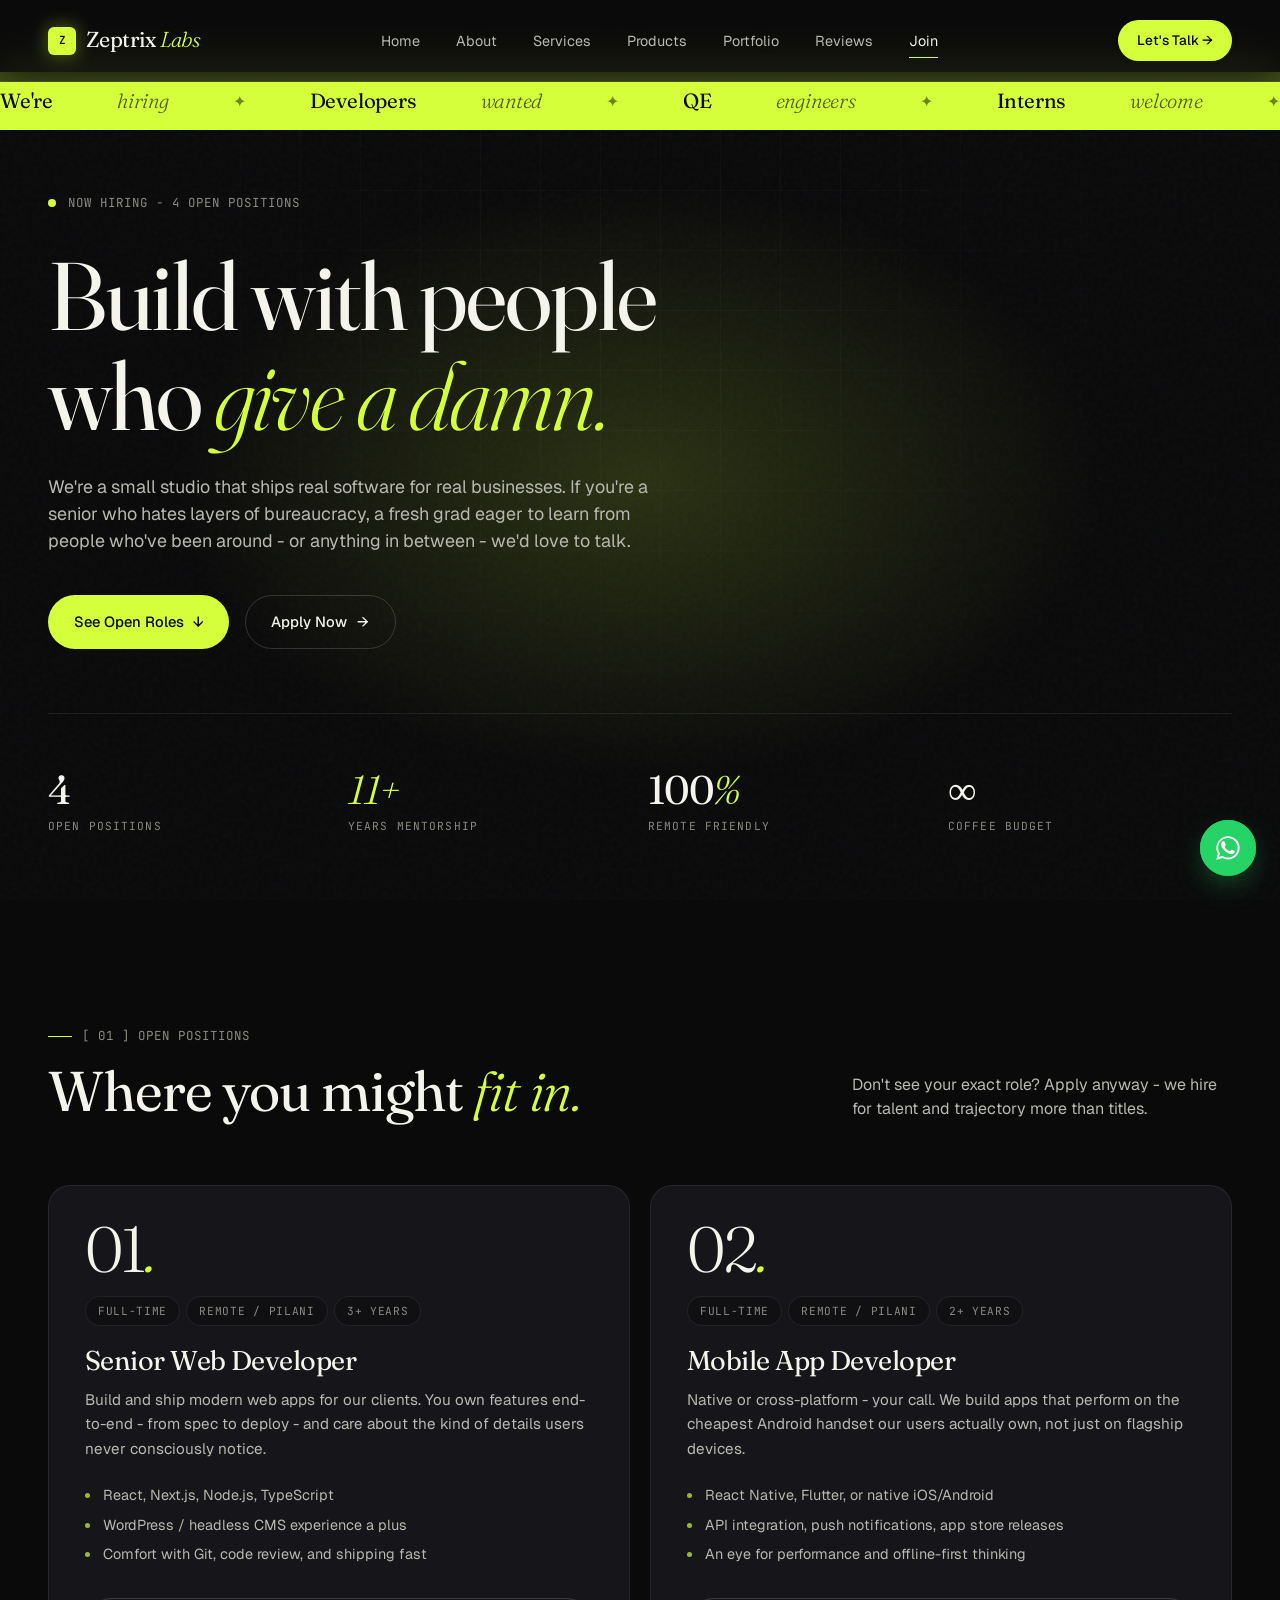
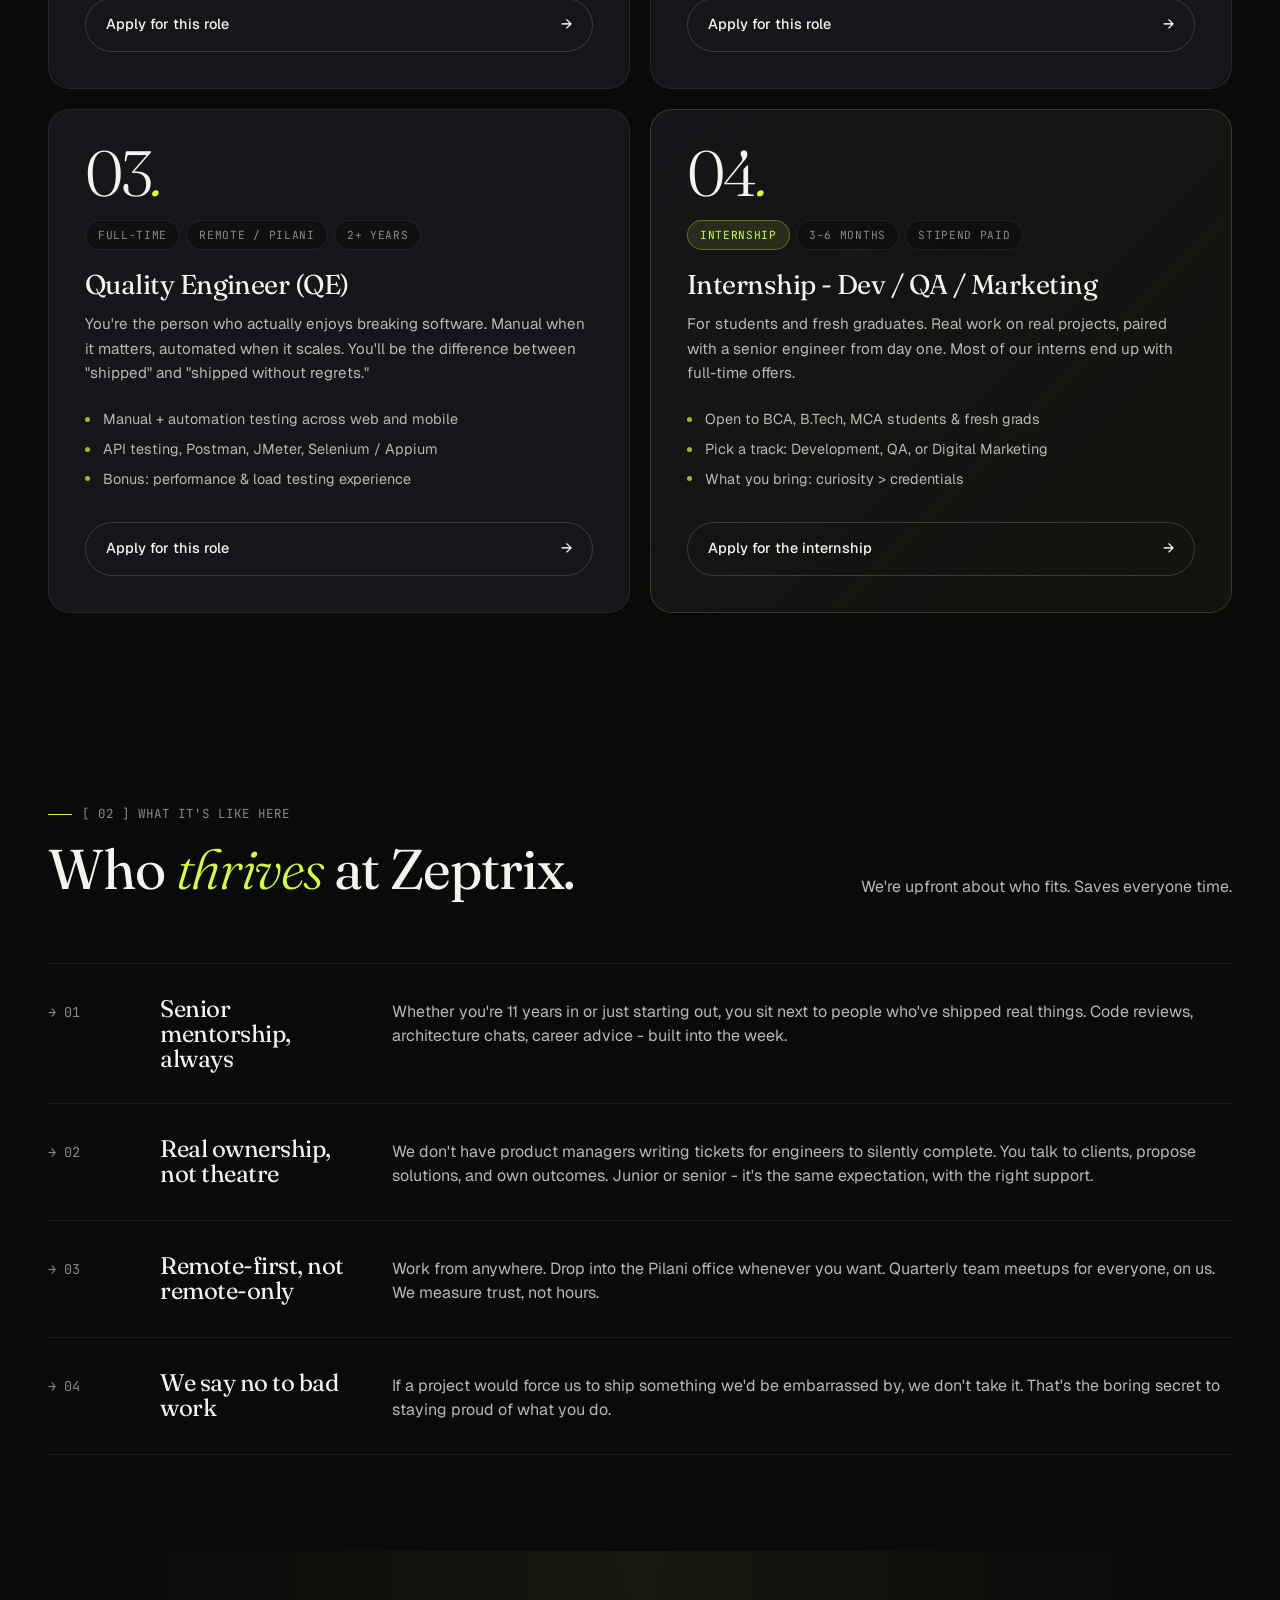
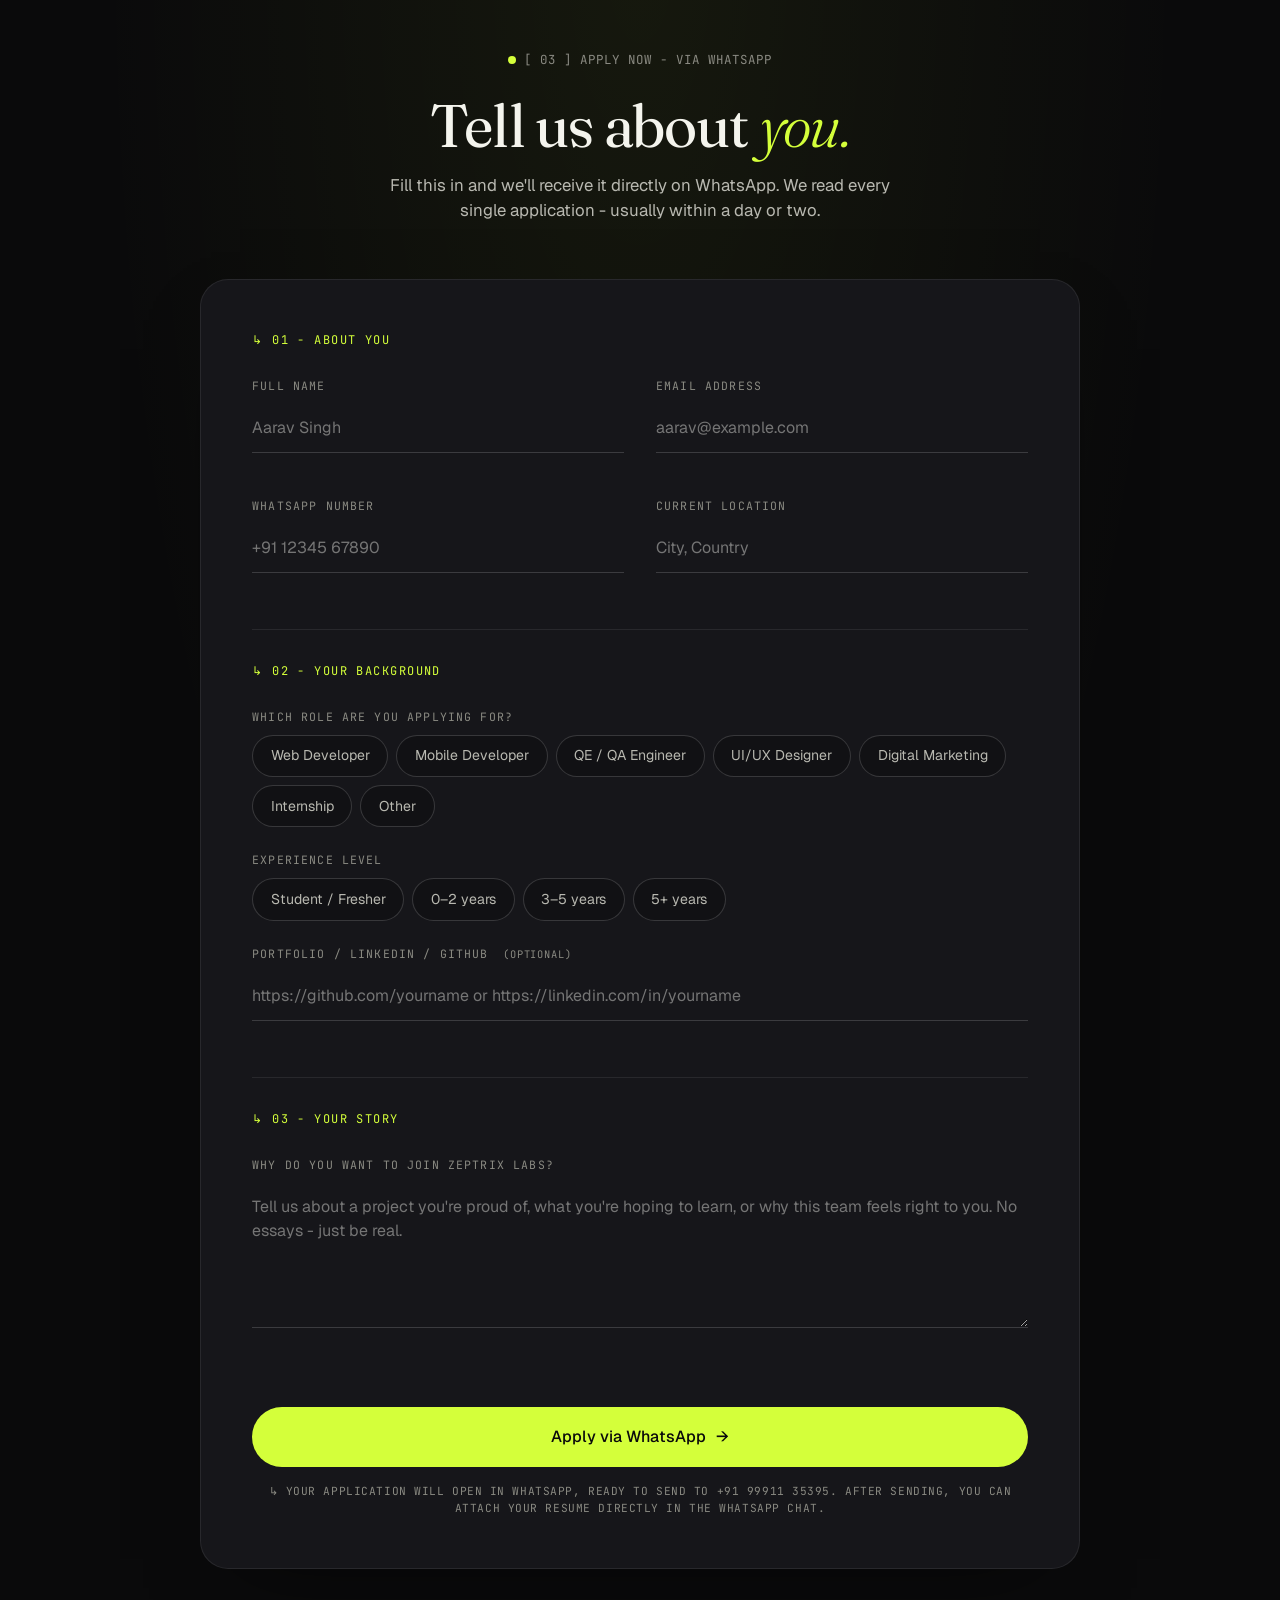
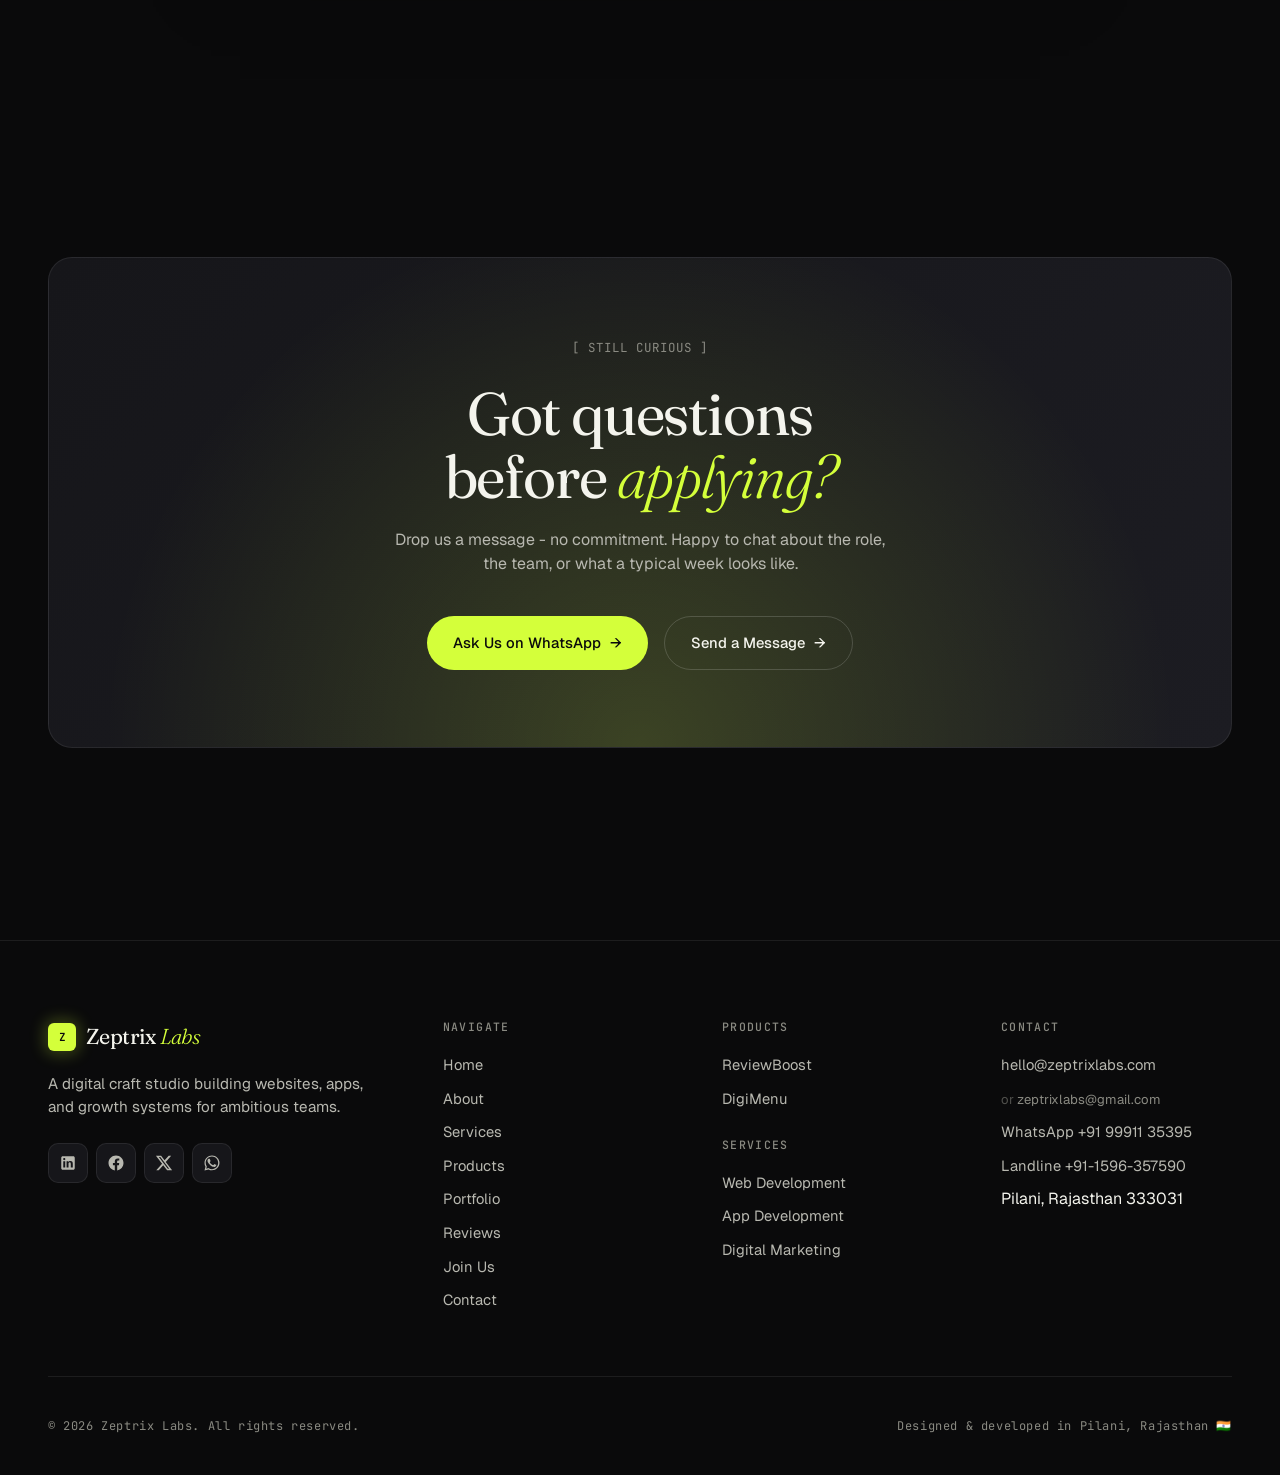
<file: join.html>
﻿<!DOCTYPE html>
<html lang="en">
<head>
  <meta charset="UTF-8">
  <meta name="viewport" content="width=device-width, initial-scale=1.0">
  <title>Join Us - Zeptrix Labs | Careers, Internships & Open Roles</title>
  <meta name="description" content="Join Zeptrix Labs - open positions for developers, QE engineers, designers, and interns. Apply directly via WhatsApp.">
  <link rel="stylesheet" href="styles.css">
  <link rel="icon" href="data:image/svg+xml,%3Csvg xmlns='http://www.w3.org/2000/svg' viewBox='0 0 100 100'%3E%3Crect width='100' height='100' rx='22' fill='%23d4ff3a'/%3E%3Ctext x='50' y='66' font-family='monospace' font-size='52' font-weight='600' text-anchor='middle' fill='%230a0a0b'%3EZ%3C/text%3E%3C/svg%3E">
</head>
<body>

  <nav class="nav">
    <div class="container nav-inner">
      <a href="index.html" class="logo">
        <span class="logo-mark">Z</span>
        <span>Zeptrix <span class="italic">Labs</span></span>
      </a>
      <ul class="nav-links">
        <li><a href="index.html">Home</a></li>
        <li><a href="about.html">About</a></li>
        <li><a href="services.html">Services</a></li>
        <li><a href="products.html">Products</a></li>
        <li><a href="portfolio.html">Portfolio</a></li>
        <li><a href="testimonials.html">Reviews</a></li>
        <li><a href="join.html" class="active">Join</a></li>
        <li class="nav-link-mobile"><a href="contact.html">Contact</a></li>
      </ul>
      <a href="contact.html" class="nav-cta">Let's Talk →</a>
      <button class="nav-toggle" aria-label="Menu"><span></span><span></span><span></span></button>
    </div>
  </nav>

  <!-- Hiring marquee -->
  <div class="marquee hiring-marquee">
    <div class="marquee-track">
      <span class="marquee-item">We're <span class="italic">hiring</span></span>
      <span class="marquee-item">Developers <span class="italic">wanted</span></span>
      <span class="marquee-item">QE <span class="italic">engineers</span></span>
      <span class="marquee-item">Interns <span class="italic">welcome</span></span>
      <span class="marquee-item">Designers <span class="italic">apply</span></span>
      <span class="marquee-item">Remote <span class="italic">friendly</span></span>
      <span class="marquee-item">We're <span class="italic">hiring</span></span>
      <span class="marquee-item">Developers <span class="italic">wanted</span></span>
      <span class="marquee-item">QE <span class="italic">engineers</span></span>
      <span class="marquee-item">Interns <span class="italic">welcome</span></span>
      <span class="marquee-item">Designers <span class="italic">apply</span></span>
      <span class="marquee-item">Remote <span class="italic">friendly</span></span>
    </div>
  </div>

  <!-- HERO -->
  <section class="careers-hero">
    <div class="container">
      <div class="hero-meta mono">
        <span class="dot pulse-strong"></span>
        <span>NOW HIRING - 4 OPEN POSITIONS</span>
      </div>
      <h1>
        Build with people <br>
        who <span class="italic">give a damn.</span>
      </h1>
      <p class="lead">
        We're a small studio that ships real software for real businesses. If you're a senior who hates layers of bureaucracy, a fresh grad eager to learn from people who've been around - or anything in between - we'd love to talk.
      </p>
      <div class="hero-actions">
        <a href="#roles" class="btn btn-primary">See Open Roles <span class="arrow">↓</span></a>
        <a href="#apply" class="btn btn-ghost">Apply Now <span class="arrow">→</span></a>
      </div>

      <div class="careers-stats">
        <div class="careers-stat">
          <div class="stat-num">4</div>
          <div class="stat-label">Open Positions</div>
        </div>
        <div class="careers-stat">
          <div class="stat-num"><span class="italic">11+</span></div>
          <div class="stat-label">Years Mentorship</div>
        </div>
        <div class="careers-stat">
          <div class="stat-num">100<span class="italic">%</span></div>
          <div class="stat-label">Remote Friendly</div>
        </div>
        <div class="careers-stat">
          <div class="stat-num">∞</div>
          <div class="stat-label">Coffee Budget</div>
        </div>
      </div>
    </div>
  </section>

  <!-- OPEN ROLES -->
  <section id="roles">
    <div class="container">
      <div class="section-header reveal">
        <div>
          <div class="label mono">[ 01 ] Open Positions</div>
          <h2>Where you might <span class="italic">fit in.</span></h2>
        </div>
        <p class="subtitle">Don't see your exact role? Apply anyway - we hire for talent and trajectory more than titles.</p>
      </div>

      <div class="roles-grid" data-stagger>

        <article class="role-card reveal">
          <div class="role-num">01<span class="italic">.</span></div>
          <div class="role-tags">
            <span class="role-chip">Full-time</span>
            <span class="role-chip">Remote / Pilani</span>
            <span class="role-chip">3+ years</span>
          </div>
          <h3>Senior Web Developer</h3>
          <p>Build and ship modern web apps for our clients. You own features end-to-end - from spec to deploy - and care about the kind of details users never consciously notice.</p>
          <ul class="role-skills">
            <li>React, Next.js, Node.js, TypeScript</li>
            <li>WordPress / headless CMS experience a plus</li>
            <li>Comfort with Git, code review, and shipping fast</li>
          </ul>
          <a href="#apply" class="role-apply" data-role="Senior Web Developer">Apply for this role <span class="arrow">→</span></a>
        </article>

        <article class="role-card reveal">
          <div class="role-num">02<span class="italic">.</span></div>
          <div class="role-tags">
            <span class="role-chip">Full-time</span>
            <span class="role-chip">Remote / Pilani</span>
            <span class="role-chip">2+ years</span>
          </div>
          <h3>Mobile App Developer</h3>
          <p>Native or cross-platform - your call. We build apps that perform on the cheapest Android handset our users actually own, not just on flagship devices.</p>
          <ul class="role-skills">
            <li>React Native, Flutter, or native iOS/Android</li>
            <li>API integration, push notifications, app store releases</li>
            <li>An eye for performance and offline-first thinking</li>
          </ul>
          <a href="#apply" class="role-apply" data-role="Mobile App Developer">Apply for this role <span class="arrow">→</span></a>
        </article>

        <article class="role-card reveal">
          <div class="role-num">03<span class="italic">.</span></div>
          <div class="role-tags">
            <span class="role-chip">Full-time</span>
            <span class="role-chip">Remote / Pilani</span>
            <span class="role-chip">2+ years</span>
          </div>
          <h3>Quality Engineer (QE)</h3>
          <p>You're the person who actually enjoys breaking software. Manual when it matters, automated when it scales. You'll be the difference between "shipped" and "shipped without regrets."</p>
          <ul class="role-skills">
            <li>Manual + automation testing across web and mobile</li>
            <li>API testing, Postman, JMeter, Selenium / Appium</li>
            <li>Bonus: performance &amp; load testing experience</li>
          </ul>
          <a href="#apply" class="role-apply" data-role="Quality Engineer (QE)">Apply for this role <span class="arrow">→</span></a>
        </article>

        <article class="role-card reveal role-card-intern">
          <div class="role-num">04<span class="italic">.</span></div>
          <div class="role-tags">
            <span class="role-chip role-chip-warm">Internship</span>
            <span class="role-chip">3–6 months</span>
            <span class="role-chip">Stipend paid</span>
          </div>
          <h3>Internship - Dev / QA / Marketing</h3>
          <p>For students and fresh graduates. Real work on real projects, paired with a senior engineer from day one. Most of our interns end up with full-time offers.</p>
          <ul class="role-skills">
            <li>Open to BCA, B.Tech, MCA students &amp; fresh grads</li>
            <li>Pick a track: Development, QA, or Digital Marketing</li>
            <li>What you bring: curiosity &gt; credentials</li>
          </ul>
          <a href="#apply" class="role-apply" data-role="Internship">Apply for the internship <span class="arrow">→</span></a>
        </article>

      </div>
    </div>
  </section>

  <!-- WHY ZEPTRIX -->
  <section>
    <div class="container">
      <div class="section-header reveal">
        <div>
          <div class="label mono">[ 02 ] What It's Like Here</div>
          <h2>Who <span class="italic">thrives</span> at Zeptrix.</h2>
        </div>
        <p class="subtitle">We're upfront about who fits. Saves everyone time.</p>
      </div>

      <ul class="values-list" data-stagger>
        <li class="reveal">
          <span class="num">→ 01</span>
          <h3>Senior mentorship, always</h3>
          <p>Whether you're 11 years in or just starting out, you sit next to people who've shipped real things. Code reviews, architecture chats, career advice - built into the week.</p>
        </li>
        <li class="reveal">
          <span class="num">→ 02</span>
          <h3>Real ownership, not theatre</h3>
          <p>We don't have product managers writing tickets for engineers to silently complete. You talk to clients, propose solutions, and own outcomes. Junior or senior - it's the same expectation, with the right support.</p>
        </li>
        <li class="reveal">
          <span class="num">→ 03</span>
          <h3>Remote-first, not remote-only</h3>
          <p>Work from anywhere. Drop into the Pilani office whenever you want. Quarterly team meetups for everyone, on us. We measure trust, not hours.</p>
        </li>
        <li class="reveal">
          <span class="num">→ 04</span>
          <h3>We say no to bad work</h3>
          <p>If a project would force us to ship something we'd be embarrassed by, we don't take it. That's the boring secret to staying proud of what you do.</p>
        </li>
      </ul>
    </div>
  </section>

  <!-- APPLICATION FORM -->
  <section id="apply" class="apply-section">
    <div class="container">
      <div class="apply-header reveal">
        <div class="label mono"><span class="dot pulse-strong"></span> [ 03 ] Apply Now - via WhatsApp</div>
        <h2>Tell us about <span class="italic">you.</span></h2>
        <p>Fill this in and we'll receive it directly on WhatsApp. We read every single application - usually within a day or two.</p>
      </div>

      <form id="careersForm" class="apply-form reveal">

        <!-- SECTION 01 - About You -->
        <div class="apply-section-block">
          <div class="apply-section-label mono">↳ 01 - About You</div>
          <div class="form-grid">
            <div class="form-row">
              <label for="cname">Full Name</label>
              <input type="text" id="cname" name="name" placeholder="Aarav Singh" required>
            </div>
            <div class="form-row">
              <label for="cemail">Email Address</label>
              <input type="email" id="cemail" name="email" placeholder="aarav@example.com" required>
            </div>
            <div class="form-row">
              <label for="cphone">WhatsApp Number</label>
              <input type="tel" id="cphone" name="phone" placeholder="+91 12345 67890" required>
            </div>
            <div class="form-row">
              <label for="clocation">Current Location</label>
              <input type="text" id="clocation" name="location" placeholder="City, Country" required>
            </div>
          </div>
        </div>

        <!-- SECTION 02 - Your Background -->
        <div class="apply-section-block">
          <div class="apply-section-label mono">↳ 02 - Your Background</div>

          <div class="form-row">
            <label>Which role are you applying for?</label>
            <div class="chip-group" data-name="role">
              <input type="radio" id="role-web" name="role" value="Senior Web Developer" required>
              <label for="role-web">Web Developer</label>

              <input type="radio" id="role-mob" name="role" value="Mobile App Developer">
              <label for="role-mob">Mobile Developer</label>

              <input type="radio" id="role-qe" name="role" value="Quality Engineer (QE)">
              <label for="role-qe">QE / QA Engineer</label>

              <input type="radio" id="role-design" name="role" value="UI/UX Designer">
              <label for="role-design">UI/UX Designer</label>

              <input type="radio" id="role-mkt" name="role" value="Digital Marketing">
              <label for="role-mkt">Digital Marketing</label>

              <input type="radio" id="role-intern" name="role" value="Internship">
              <label for="role-intern">Internship</label>

              <input type="radio" id="role-other" name="role" value="Other">
              <label for="role-other">Other</label>
            </div>
          </div>

          <div class="form-row">
            <label>Experience Level</label>
            <div class="chip-group" data-name="experience">
              <input type="radio" id="exp-student" name="experience" value="Student / Fresher" required>
              <label for="exp-student">Student / Fresher</label>

              <input type="radio" id="exp-1" name="experience" value="0–2 years">
              <label for="exp-1">0–2 years</label>

              <input type="radio" id="exp-2" name="experience" value="3–5 years">
              <label for="exp-2">3–5 years</label>

              <input type="radio" id="exp-3" name="experience" value="5+ years">
              <label for="exp-3">5+ years</label>
            </div>
          </div>

          <div class="form-row">
            <label for="cportfolio">Portfolio / LinkedIn / GitHub <span class="optional">(optional)</span></label>
            <input type="text" id="cportfolio" name="portfolio" placeholder="https://github.com/yourname or https://linkedin.com/in/yourname">
          </div>
        </div>

        <!-- SECTION 03 - Your Story -->
        <div class="apply-section-block">
          <div class="apply-section-label mono">↳ 03 - Your Story</div>

          <div class="form-row">
            <label for="cmessage">Why do you want to join Zeptrix Labs?</label>
            <textarea id="cmessage" name="message" rows="5" placeholder="Tell us about a project you're proud of, what you're hoping to learn, or why this team feels right to you. No essays - just be real." required></textarea>
          </div>
        </div>

        <button type="submit" class="btn btn-primary btn-apply">Apply via WhatsApp <span class="arrow">→</span></button>
        <p class="form-note mono">↳ Your application will open in WhatsApp, ready to send to +91 99911 35395. After sending, you can attach your resume directly in the WhatsApp chat.</p>

      </form>
    </div>
  </section>

  <!-- CTA BANNER -->
  <section>
    <div class="container">
      <div class="cta-banner reveal">
        <div class="label mono">[ Still Curious ]</div>
        <h2>Got questions <br>before <span class="italic">applying?</span></h2>
        <p>Drop us a message - no commitment. Happy to chat about the role, the team, or what a typical week looks like.</p>
        <div class="cta-banner-actions">
          <a href="https://wa.me/919991135395" target="_blank" rel="noopener" class="btn btn-primary">Ask Us on WhatsApp <span class="arrow">→</span></a>
          <a href="contact.html" class="btn btn-ghost">Send a Message <span class="arrow">→</span></a>
        </div>
      </div>
    </div>
  </section>

  <footer class="footer">
    <div class="container">
      <div class="footer-top">
        <div class="footer-brand">
          <a href="index.html" class="logo">
            <span class="logo-mark">Z</span>
            <span>Zeptrix <span class="italic">Labs</span></span>
          </a>
          <p>A digital craft studio building websites, apps, and growth systems for ambitious teams.</p>
          <div class="footer-socials">
            <a href="https://www.linkedin.com/company/zeptrix-labs" target="_blank" rel="noopener" aria-label="LinkedIn"><svg width="18" height="18" viewBox="0 0 24 24" fill="currentColor"><path d="M19 3H5C3.9 3 3 3.9 3 5v14c0 1.1.9 2 2 2h14c1.1 0 2-.9 2-2V5c0-1.1-.9-2-2-2zM8.3 18H5.7V9.5h2.6V18zM7 8.3c-.8 0-1.5-.7-1.5-1.5S6.2 5.3 7 5.3s1.5.7 1.5 1.5S7.8 8.3 7 8.3zM18.3 18h-2.6v-4.6c0-1 0-2.3-1.4-2.3s-1.6 1.1-1.6 2.2V18h-2.6V9.5h2.5v1.1h.1c.4-.7 1.2-1.4 2.5-1.4 2.7 0 3.2 1.7 3.2 4V18z"/></svg></a>
            <a href="#" aria-label="Instagram" class="social-hidden"><svg width="18" height="18" viewBox="0 0 24 24" fill="none" stroke="currentColor" stroke-width="1.8"><rect x="3" y="3" width="18" height="18" rx="5"/><circle cx="12" cy="12" r="4"/><circle cx="17.5" cy="6.5" r="0.6" fill="currentColor"/></svg></a>
            <a href="https://www.facebook.com/zeptrixlabs" target="_blank" rel="noopener" aria-label="Facebook"><svg width="18" height="18" viewBox="0 0 24 24" fill="currentColor"><path d="M22 12c0-5.5-4.5-10-10-10S2 6.5 2 12c0 5 3.7 9.1 8.4 9.9v-7H7.9V12h2.5V9.8c0-2.5 1.5-3.9 3.8-3.9 1.1 0 2.2.2 2.2.2v2.5h-1.3c-1.2 0-1.6.8-1.6 1.6V12h2.8l-.4 2.9h-2.3v7C18.3 21.1 22 17 22 12z"/></svg></a>
            <a href="https://x.com/zeptrixlabs" target="_blank" rel="noopener" aria-label="X"><svg width="18" height="18" viewBox="0 0 24 24" fill="currentColor"><path d="M18.244 2.25h3.308l-7.227 8.26 8.502 11.24H16.17l-5.214-6.817L4.99 21.75H1.68l7.73-8.835L1.254 2.25H8.08l4.713 6.231zm-1.161 17.52h1.833L7.084 4.126H5.117z"/></svg></a>
            <a href="https://wa.me/919991135395" target="_blank" rel="noopener" aria-label="WhatsApp"><svg width="18" height="18" viewBox="0 0 24 24" fill="currentColor"><path d="M17.5 14.4c-.3-.1-1.7-.8-2-.9-.3-.1-.5-.1-.7.1-.2.3-.7.9-.9 1.1-.2.2-.3.2-.6.1-.3-.1-1.3-.5-2.4-1.5-.9-.8-1.5-1.8-1.7-2.1-.2-.3 0-.4.1-.6.1-.1.3-.3.4-.5.1-.2.2-.3.3-.5.1-.2 0-.4 0-.5 0-.1-.7-1.7-.9-2.3-.2-.6-.5-.5-.7-.5h-.6c-.2 0-.5.1-.8.4-.3.3-1 1-1 2.4 0 1.4 1 2.8 1.2 3 .1.2 2 3.1 4.9 4.4.7.3 1.2.5 1.6.6.7.2 1.3.2 1.8.1.5-.1 1.7-.7 2-1.4.2-.7.2-1.2.2-1.4-.1-.1-.3-.2-.6-.3zM12 2C6.5 2 2 6.5 2 12c0 1.7.4 3.4 1.3 4.9L2 22l5.3-1.4c1.4.8 3 1.2 4.7 1.2 5.5 0 10-4.5 10-10S17.5 2 12 2zm0 18.2c-1.5 0-3-.4-4.3-1.2l-.3-.2-3.1.8.8-3-.2-.3c-.9-1.4-1.3-3-1.3-4.6 0-4.6 3.7-8.3 8.3-8.3 4.6 0 8.3 3.7 8.3 8.3.1 4.6-3.6 8.5-8.2 8.5z"/></svg></a>
          </div>
        </div>
        <div class="footer-col">
          <h4>Navigate</h4>
          <ul>
            <li><a href="index.html">Home</a></li>
            <li><a href="about.html">About</a></li>
            <li><a href="services.html">Services</a></li>
            <li><a href="products.html">Products</a></li>
            <li><a href="portfolio.html">Portfolio</a></li>
            <li><a href="testimonials.html">Reviews</a></li>
            <li><a href="join.html">Join Us</a></li>
            <li><a href="contact.html">Contact</a></li>
          </ul>
        </div>
        <div class="footer-col">
          <h4>Products</h4>
          <ul>
            <li><a href="products.html#reviewboost">ReviewBoost</a></li>
            <li><a href="products.html#digimenu">DigiMenu</a></li>
          </ul>
          <h4 style="margin-top: 1.75rem;">Services</h4>
          <ul>
            <li><a href="services.html#web">Web Development</a></li>
            <li><a href="services.html#apps">App Development</a></li>
            <li><a href="services.html#marketing">Digital Marketing</a></li>
          </ul>
        </div>
        <div class="footer-col">
          <h4>Contact</h4>
          <ul>
            <li><a href="mailto:hello@zeptrixlabs.com">hello@zeptrixlabs.com</a></li>
            <li><a href="mailto:zeptrixlabs@gmail.com" class="alt-email">zeptrixlabs@gmail.com</a></li>
            <li><a href="https://wa.me/919991135395">WhatsApp +91 99911 35395</a></li>
            <li><a href="tel:+911596357590">Landline +91-1596-357590</a></li>
            <li>Pilani, Rajasthan 333031</li>
          </ul>
        </div>
      </div>
      <div class="footer-bottom">
        <p>© 2026 Zeptrix Labs. All rights reserved.</p>
        <p>Designed & developed in Pilani, Rajasthan 🇮🇳</p>
      </div>
    </div>
  </footer>

  <a href="https://wa.me/919991135395" class="whatsapp-float" target="_blank" rel="noopener" aria-label="Chat on WhatsApp">
    <svg width="28" height="28" viewBox="0 0 24 24" fill="currentColor"><path d="M17.5 14.4c-.3-.1-1.7-.8-2-.9-.3-.1-.5-.1-.7.1-.2.3-.7.9-.9 1.1-.2.2-.3.2-.6.1-.3-.1-1.3-.5-2.4-1.5-.9-.8-1.5-1.8-1.7-2.1-.2-.3 0-.4.1-.6.1-.1.3-.3.4-.5.1-.2.2-.3.3-.5.1-.2 0-.4 0-.5 0-.1-.7-1.7-.9-2.3-.2-.6-.5-.5-.7-.5h-.6c-.2 0-.5.1-.8.4-.3.3-1 1-1 2.4 0 1.4 1 2.8 1.2 3 .1.2 2 3.1 4.9 4.4.7.3 1.2.5 1.6.6.7.2 1.3.2 1.8.1.5-.1 1.7-.7 2-1.4.2-.7.2-1.2.2-1.4-.1-.1-.3-.2-.6-.3zM12 2C6.5 2 2 6.5 2 12c0 1.7.4 3.4 1.3 4.9L2 22l5.3-1.4c1.4.8 3 1.2 4.7 1.2 5.5 0 10-4.5 10-10S17.5 2 12 2zm0 18.2c-1.5 0-3-.4-4.3-1.2l-.3-.2-3.1.8.8-3-.2-.3c-.9-1.4-1.3-3-1.3-4.6 0-4.6 3.7-8.3 8.3-8.3 4.6 0 8.3 3.7 8.3 8.3.1 4.6-3.6 8.5-8.2 8.5z"/></svg>
  </a>

  <script src="script.js"></script>
</body>
</html>
</file>
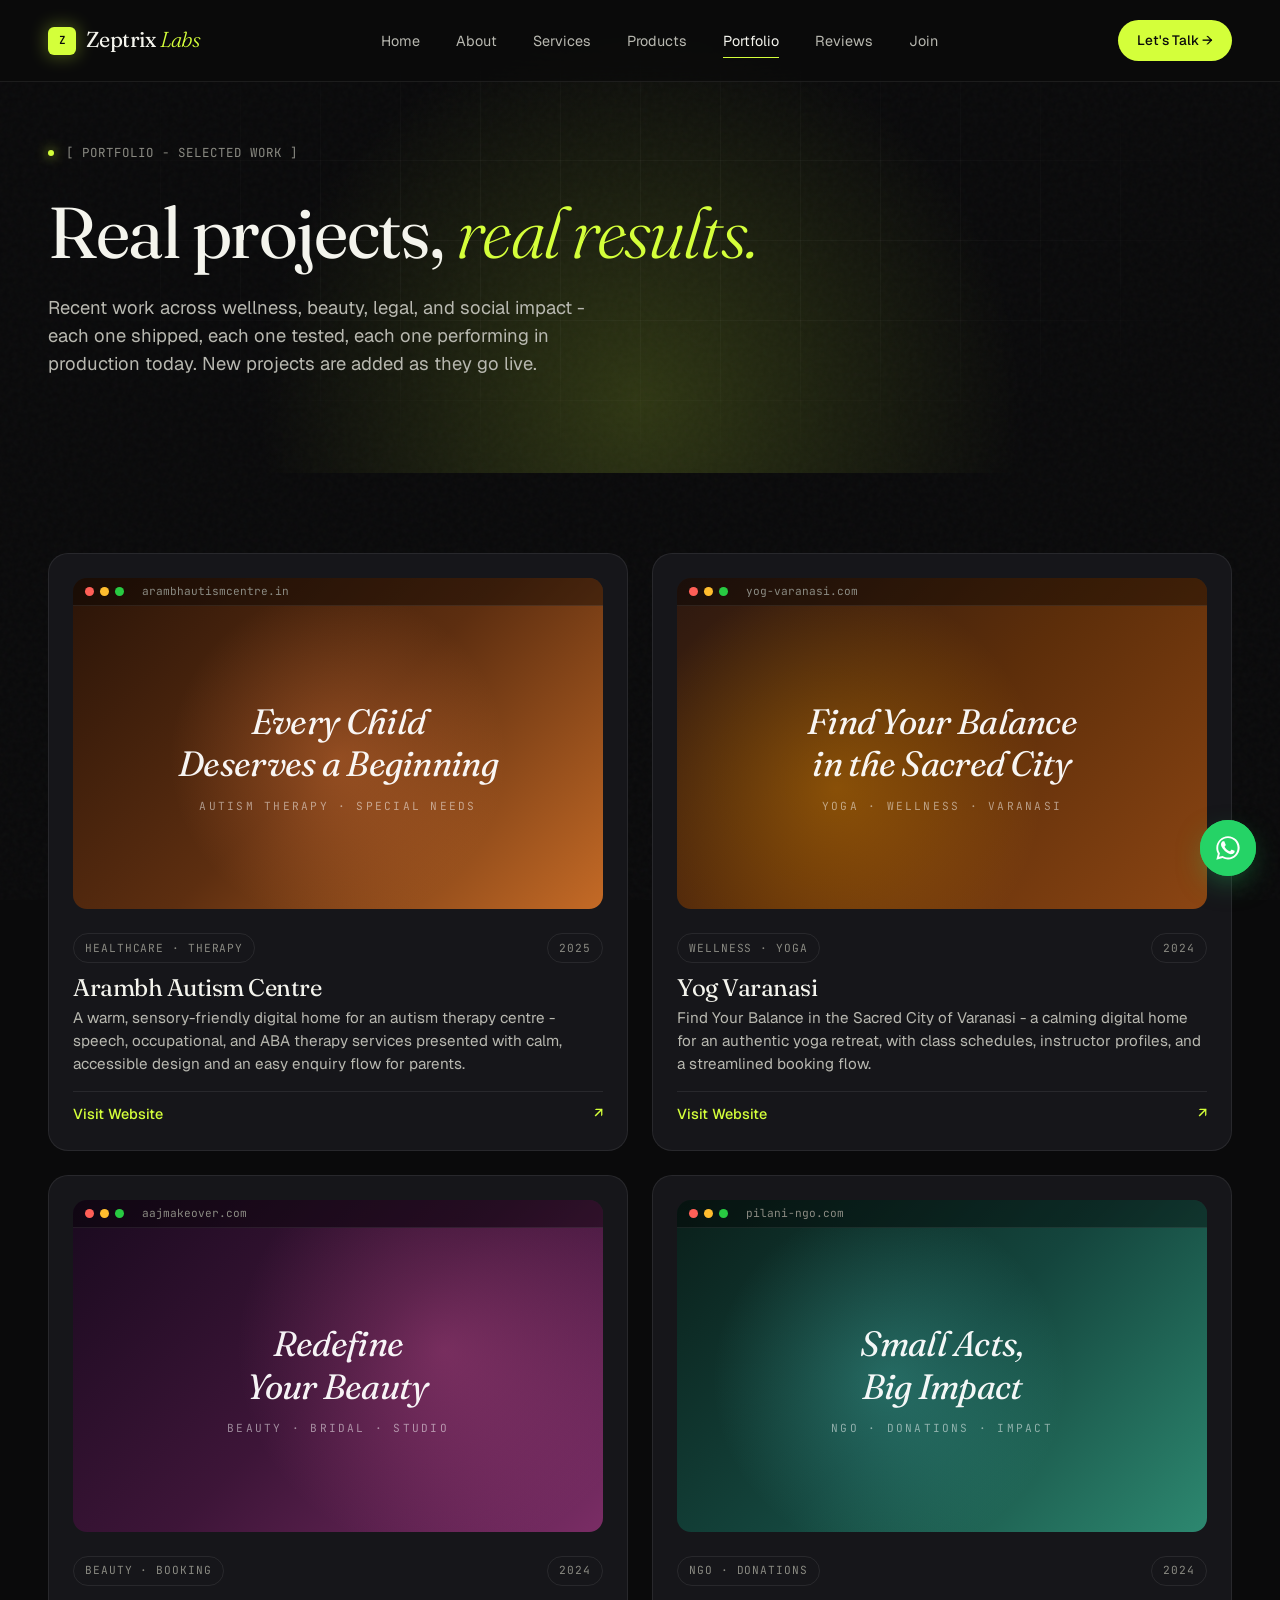
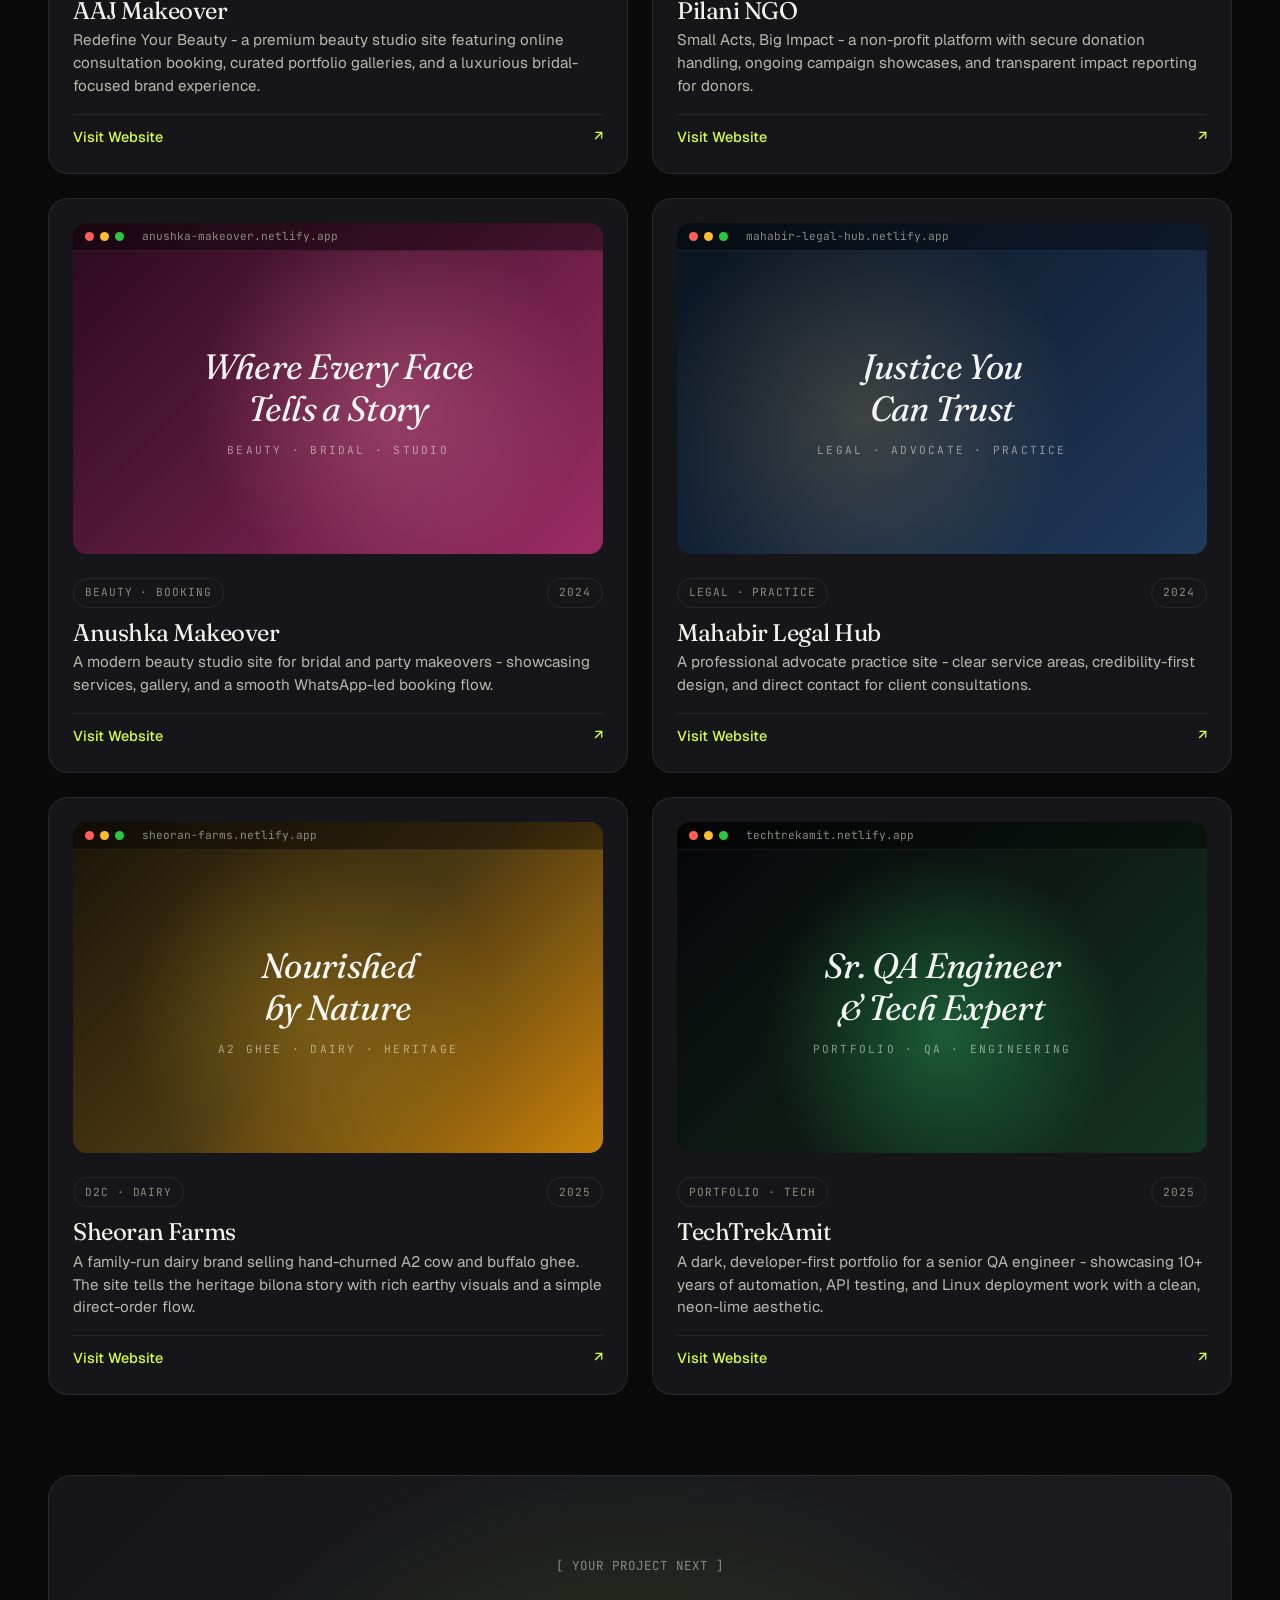
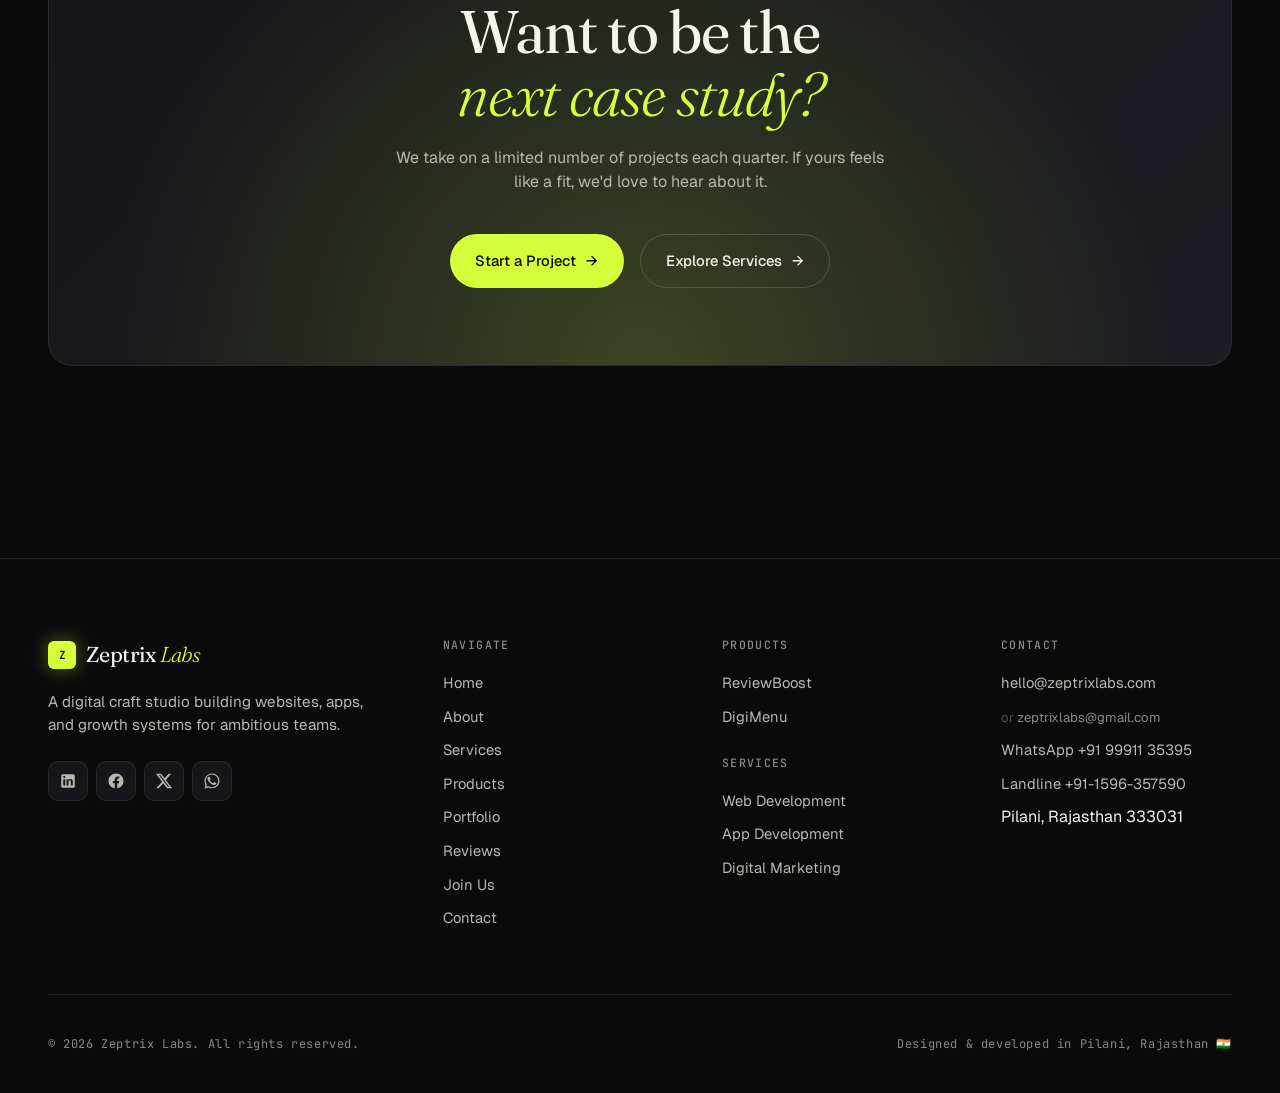
<file: portfolio.html>
﻿<!DOCTYPE html>
<html lang="en">
<head>
  <meta charset="UTF-8">
  <meta name="viewport" content="width=device-width, initial-scale=1.0">
  <title>Portfolio - Zeptrix Labs | Selected Work</title>
  <meta name="description" content="Selected projects from Zeptrix Labs - websites and digital experiences across wellness, beauty, and social impact sectors.">
  <link rel="stylesheet" href="styles.css">
  <link rel="icon" href="data:image/svg+xml,%3Csvg xmlns='http://www.w3.org/2000/svg' viewBox='0 0 100 100'%3E%3Crect width='100' height='100' rx='22' fill='%23d4ff3a'/%3E%3Ctext x='50' y='66' font-family='monospace' font-size='52' font-weight='600' text-anchor='middle' fill='%230a0a0b'%3EZ%3C/text%3E%3C/svg%3E">
</head>
<body>

  <nav class="nav">
    <div class="container nav-inner">
      <a href="index.html" class="logo">
        <span class="logo-mark">Z</span>
        <span>Zeptrix <span class="italic">Labs</span></span>
      </a>
      <ul class="nav-links">
        <li><a href="index.html">Home</a></li>
        <li><a href="about.html">About</a></li>
        <li><a href="services.html">Services</a></li>
        <li><a href="products.html">Products</a></li>
        <li><a href="portfolio.html" class="active">Portfolio</a></li>
        <li><a href="testimonials.html">Reviews</a></li>
        <li><a href="join.html">Join</a></li>
        <li class="nav-link-mobile"><a href="contact.html">Contact</a></li>
      </ul>
      <a href="contact.html" class="nav-cta">Let's Talk →</a>
      <button class="nav-toggle" aria-label="Menu"><span></span><span></span><span></span></button>
    </div>
  </nav>

  <section class="portfolio-hero hero">
    <div class="container">
      <div class="hero-meta mono">
        <span class="dot"></span>
        <span>[ PORTFOLIO - SELECTED WORK ]</span>
      </div>
      <h1>Real projects, <span class="italic">real results.</span></h1>
      <p>Recent work across wellness, beauty, legal, and social impact - each one shipped, each one tested, each one performing in production today. New projects are added as they go live.</p>
    </div>
  </section>

  <section style="padding-top: 1rem;">
    <div class="container">
      <div class="portfolio-full" data-stagger>

        <article class="work-card reveal">
          <div class="work-preview mock-arambh">
            <div class="browser-bar">
              <span class="dot"></span><span class="dot"></span><span class="dot"></span>
              <span class="url">arambhautismcentre.in</span>
            </div>
            <div class="work-mock">
              <div class="mock-content">
                <div class="mock-title">Every Child<br>Deserves a Beginning</div>
                <div class="mock-sub">Autism Therapy · Special Needs</div>
              </div>
            </div>
          </div>
          <div class="work-meta">
            <span class="work-tag">Healthcare · Therapy</span>
            <span class="work-tag">2025</span>
          </div>
          <h3>Arambh Autism Centre</h3>
          <p>A warm, sensory-friendly digital home for an autism therapy centre - speech, occupational, and ABA therapy services presented with calm, accessible design and an easy enquiry flow for parents.</p>
          <a href="https://arambhautismcentre.in/" target="_blank" rel="noopener" class="work-link">
            <span>Visit Website</span> <span class="arrow">↗</span>
          </a>
        </article>

        <article class="work-card reveal">
          <div class="work-preview mock-yog">
            <div class="browser-bar">
              <span class="dot"></span><span class="dot"></span><span class="dot"></span>
              <span class="url">yog-varanasi.com</span>
            </div>
            <div class="work-mock">
              <div class="mock-content">
                <div class="mock-title">Find Your Balance<br>in the Sacred City</div>
                <div class="mock-sub">Yoga · Wellness · Varanasi</div>
              </div>
            </div>
          </div>
          <div class="work-meta">
            <span class="work-tag">Wellness · Yoga</span>
            <span class="work-tag">2024</span>
          </div>
          <h3>Yog Varanasi</h3>
          <p>Find Your Balance in the Sacred City of Varanasi - a calming digital home for an authentic yoga retreat, with class schedules, instructor profiles, and a streamlined booking flow.</p>
          <a href="https://yog-varanasi.com/" target="_blank" rel="noopener" class="work-link">
            <span>Visit Website</span> <span class="arrow">↗</span>
          </a>
        </article>

        <article class="work-card reveal">
          <div class="work-preview mock-aaj">
            <div class="browser-bar">
              <span class="dot"></span><span class="dot"></span><span class="dot"></span>
              <span class="url">aajmakeover.com</span>
            </div>
            <div class="work-mock">
              <div class="mock-content">
                <div class="mock-title">Redefine<br>Your Beauty</div>
                <div class="mock-sub">Beauty · Bridal · Studio</div>
              </div>
            </div>
          </div>
          <div class="work-meta">
            <span class="work-tag">Beauty · Booking</span>
            <span class="work-tag">2024</span>
          </div>
          <h3>AAJ Makeover</h3>
          <p>Redefine Your Beauty - a premium beauty studio site featuring online consultation booking, curated portfolio galleries, and a luxurious bridal-focused brand experience.</p>
          <a href="https://aajmakeover.com/" target="_blank" rel="noopener" class="work-link">
            <span>Visit Website</span> <span class="arrow">↗</span>
          </a>
        </article>

        <article class="work-card reveal">
          <div class="work-preview mock-pilani">
            <div class="browser-bar">
              <span class="dot"></span><span class="dot"></span><span class="dot"></span>
              <span class="url">pilani-ngo.com</span>
            </div>
            <div class="work-mock">
              <div class="mock-content">
                <div class="mock-title">Small Acts,<br>Big Impact</div>
                <div class="mock-sub">NGO · Donations · Impact</div>
              </div>
            </div>
          </div>
          <div class="work-meta">
            <span class="work-tag">NGO · Donations</span>
            <span class="work-tag">2024</span>
          </div>
          <h3>Pilani NGO</h3>
          <p>Small Acts, Big Impact - a non-profit platform with secure donation handling, ongoing campaign showcases, and transparent impact reporting for donors.</p>
          <a href="https://pilani-ngo.com/" target="_blank" rel="noopener" class="work-link">
            <span>Visit Website</span> <span class="arrow">↗</span>
          </a>
        </article>

        <article class="work-card reveal">
          <div class="work-preview mock-anushka">
            <div class="browser-bar">
              <span class="dot"></span><span class="dot"></span><span class="dot"></span>
              <span class="url">anushka-makeover.netlify.app</span>
            </div>
            <div class="work-mock">
              <div class="mock-content">
                <div class="mock-title">Where Every Face<br>Tells a Story</div>
                <div class="mock-sub">Beauty · Bridal · Studio</div>
              </div>
            </div>
          </div>
          <div class="work-meta">
            <span class="work-tag">Beauty · Booking</span>
            <span class="work-tag">2024</span>
          </div>
          <h3>Anushka Makeover</h3>
          <p>A modern beauty studio site for bridal and party makeovers - showcasing services, gallery, and a smooth WhatsApp-led booking flow.</p>
          <a href="https://anushka-makeover.netlify.app/" target="_blank" rel="noopener" class="work-link">
            <span>Visit Website</span> <span class="arrow">↗</span>
          </a>
        </article>

        <article class="work-card reveal">
          <div class="work-preview mock-mahabir">
            <div class="browser-bar">
              <span class="dot"></span><span class="dot"></span><span class="dot"></span>
              <span class="url">mahabir-legal-hub.netlify.app</span>
            </div>
            <div class="work-mock">
              <div class="mock-content">
                <div class="mock-title">Justice You<br>Can Trust</div>
                <div class="mock-sub">Legal · Advocate · Practice</div>
              </div>
            </div>
          </div>
          <div class="work-meta">
            <span class="work-tag">Legal · Practice</span>
            <span class="work-tag">2024</span>
          </div>
          <h3>Mahabir Legal Hub</h3>
          <p>A professional advocate practice site - clear service areas, credibility-first design, and direct contact for client consultations.</p>
          <a href="https://mahabir-legal-hub.netlify.app/" target="_blank" rel="noopener" class="work-link">
            <span>Visit Website</span> <span class="arrow">↗</span>
          </a>
        </article>

        <article class="work-card reveal">
          <div class="work-preview mock-sheoran">
            <div class="browser-bar">
              <span class="dot"></span><span class="dot"></span><span class="dot"></span>
              <span class="url">sheoran-farms.netlify.app</span>
            </div>
            <div class="work-mock">
              <div class="mock-content">
                <div class="mock-title">Nourished<br>by Nature</div>
                <div class="mock-sub">A2 Ghee · Dairy · Heritage</div>
              </div>
            </div>
          </div>
          <div class="work-meta">
            <span class="work-tag">D2C · Dairy</span>
            <span class="work-tag">2025</span>
          </div>
          <h3>Sheoran Farms</h3>
          <p>A family-run dairy brand selling hand-churned A2 cow and buffalo ghee. The site tells the heritage bilona story with rich earthy visuals and a simple direct-order flow.</p>
          <a href="https://sheoran-farms.netlify.app/" target="_blank" rel="noopener" class="work-link">
            <span>Visit Website</span> <span class="arrow">↗</span>
          </a>
        </article>

        <article class="work-card reveal">
          <div class="work-preview mock-techtrek">
            <div class="browser-bar">
              <span class="dot"></span><span class="dot"></span><span class="dot"></span>
              <span class="url">techtrekamit.netlify.app</span>
            </div>
            <div class="work-mock">
              <div class="mock-content">
                <div class="mock-title">Sr. QA Engineer<br>&amp; Tech Expert</div>
                <div class="mock-sub">Portfolio · QA · Engineering</div>
              </div>
            </div>
          </div>
          <div class="work-meta">
            <span class="work-tag">Portfolio · Tech</span>
            <span class="work-tag">2025</span>
          </div>
          <h3>TechTrekAmit</h3>
          <p>A dark, developer-first portfolio for a senior QA engineer - showcasing 10+ years of automation, API testing, and Linux deployment work with a clean, neon-lime aesthetic.</p>
          <a href="https://techtrekamit.netlify.app/" target="_blank" rel="noopener" class="work-link">
            <span>Visit Website</span> <span class="arrow">↗</span>
          </a>
        </article>

      </div>

      <div class="cta-banner reveal" style="margin-top: 5rem;">
        <div class="label mono">[ Your Project Next ]</div>
        <h2>Want to be the<br><span class="italic">next case study?</span></h2>
        <p>We take on a limited number of projects each quarter. If yours feels like a fit, we'd love to hear about it.</p>
        <div class="cta-banner-actions">
          <a href="contact.html" class="btn btn-primary">Start a Project <span class="arrow">→</span></a>
          <a href="services.html" class="btn btn-ghost">Explore Services <span class="arrow">→</span></a>
        </div>
      </div>
    </div>
  </section>

  <footer class="footer">
    <div class="container">
      <div class="footer-top">
        <div class="footer-brand">
          <a href="index.html" class="logo">
            <span class="logo-mark">Z</span>
            <span>Zeptrix <span class="italic">Labs</span></span>
          </a>
          <p>A digital craft studio building websites, apps, and growth systems for ambitious teams.</p>
          <div class="footer-socials">
            <a href="https://www.linkedin.com/company/zeptrix-labs" target="_blank" rel="noopener" aria-label="LinkedIn"><svg width="18" height="18" viewBox="0 0 24 24" fill="currentColor"><path d="M19 3H5C3.9 3 3 3.9 3 5v14c0 1.1.9 2 2 2h14c1.1 0 2-.9 2-2V5c0-1.1-.9-2-2-2zM8.3 18H5.7V9.5h2.6V18zM7 8.3c-.8 0-1.5-.7-1.5-1.5S6.2 5.3 7 5.3s1.5.7 1.5 1.5S7.8 8.3 7 8.3zM18.3 18h-2.6v-4.6c0-1 0-2.3-1.4-2.3s-1.6 1.1-1.6 2.2V18h-2.6V9.5h2.5v1.1h.1c.4-.7 1.2-1.4 2.5-1.4 2.7 0 3.2 1.7 3.2 4V18z"/></svg></a>
            <a href="#" aria-label="Instagram" class="social-hidden"><svg width="18" height="18" viewBox="0 0 24 24" fill="none" stroke="currentColor" stroke-width="1.8"><rect x="3" y="3" width="18" height="18" rx="5"/><circle cx="12" cy="12" r="4"/><circle cx="17.5" cy="6.5" r="0.6" fill="currentColor"/></svg></a>
            <a href="https://www.facebook.com/zeptrixlabs" target="_blank" rel="noopener" aria-label="Facebook"><svg width="18" height="18" viewBox="0 0 24 24" fill="currentColor"><path d="M22 12c0-5.5-4.5-10-10-10S2 6.5 2 12c0 5 3.7 9.1 8.4 9.9v-7H7.9V12h2.5V9.8c0-2.5 1.5-3.9 3.8-3.9 1.1 0 2.2.2 2.2.2v2.5h-1.3c-1.2 0-1.6.8-1.6 1.6V12h2.8l-.4 2.9h-2.3v7C18.3 21.1 22 17 22 12z"/></svg></a>
            <a href="https://x.com/zeptrixlabs" target="_blank" rel="noopener" aria-label="X"><svg width="18" height="18" viewBox="0 0 24 24" fill="currentColor"><path d="M18.244 2.25h3.308l-7.227 8.26 8.502 11.24H16.17l-5.214-6.817L4.99 21.75H1.68l7.73-8.835L1.254 2.25H8.08l4.713 6.231zm-1.161 17.52h1.833L7.084 4.126H5.117z"/></svg></a>
            <a href="https://wa.me/919991135395" target="_blank" rel="noopener" aria-label="WhatsApp"><svg width="18" height="18" viewBox="0 0 24 24" fill="currentColor"><path d="M17.5 14.4c-.3-.1-1.7-.8-2-.9-.3-.1-.5-.1-.7.1-.2.3-.7.9-.9 1.1-.2.2-.3.2-.6.1-.3-.1-1.3-.5-2.4-1.5-.9-.8-1.5-1.8-1.7-2.1-.2-.3 0-.4.1-.6.1-.1.3-.3.4-.5.1-.2.2-.3.3-.5.1-.2 0-.4 0-.5 0-.1-.7-1.7-.9-2.3-.2-.6-.5-.5-.7-.5h-.6c-.2 0-.5.1-.8.4-.3.3-1 1-1 2.4 0 1.4 1 2.8 1.2 3 .1.2 2 3.1 4.9 4.4.7.3 1.2.5 1.6.6.7.2 1.3.2 1.8.1.5-.1 1.7-.7 2-1.4.2-.7.2-1.2.2-1.4-.1-.1-.3-.2-.6-.3zM12 2C6.5 2 2 6.5 2 12c0 1.7.4 3.4 1.3 4.9L2 22l5.3-1.4c1.4.8 3 1.2 4.7 1.2 5.5 0 10-4.5 10-10S17.5 2 12 2zm0 18.2c-1.5 0-3-.4-4.3-1.2l-.3-.2-3.1.8.8-3-.2-.3c-.9-1.4-1.3-3-1.3-4.6 0-4.6 3.7-8.3 8.3-8.3 4.6 0 8.3 3.7 8.3 8.3.1 4.6-3.6 8.5-8.2 8.5z"/></svg></a>
          </div>
        </div>
        <div class="footer-col">
          <h4>Navigate</h4>
          <ul>
            <li><a href="index.html">Home</a></li>
            <li><a href="about.html">About</a></li>
            <li><a href="services.html">Services</a></li>
            <li><a href="products.html">Products</a></li>
            <li><a href="portfolio.html">Portfolio</a></li>
            <li><a href="testimonials.html">Reviews</a></li>
            <li><a href="join.html">Join Us</a></li>
            <li><a href="contact.html">Contact</a></li>
          </ul>
        </div>
        <div class="footer-col">
          <h4>Products</h4>
          <ul>
            <li><a href="products.html#reviewboost">ReviewBoost</a></li>
            <li><a href="products.html#digimenu">DigiMenu</a></li>
          </ul>
          <h4 style="margin-top: 1.75rem;">Services</h4>
          <ul>
            <li><a href="services.html#web">Web Development</a></li>
            <li><a href="services.html#apps">App Development</a></li>
            <li><a href="services.html#marketing">Digital Marketing</a></li>
          </ul>
        </div>
        <div class="footer-col">
          <h4>Contact</h4>
          <ul>
            <li><a href="mailto:hello@zeptrixlabs.com">hello@zeptrixlabs.com</a></li>
            <li><a href="mailto:zeptrixlabs@gmail.com" class="alt-email">zeptrixlabs@gmail.com</a></li>
            <li><a href="https://wa.me/919991135395">WhatsApp +91 99911 35395</a></li>
            <li><a href="tel:+911596357590">Landline +91-1596-357590</a></li>
            <li>Pilani, Rajasthan 333031</li>
          </ul>
        </div>
      </div>
      <div class="footer-bottom">
        <p>© 2026 Zeptrix Labs. All rights reserved.</p>
        <p>Designed & developed in Pilani, Rajasthan 🇮🇳</p>
      </div>
    </div>
  </footer>

  <a href="https://wa.me/919991135395" class="whatsapp-float" target="_blank" rel="noopener" aria-label="Chat on WhatsApp">
    <svg width="28" height="28" viewBox="0 0 24 24" fill="currentColor"><path d="M17.5 14.4c-.3-.1-1.7-.8-2-.9-.3-.1-.5-.1-.7.1-.2.3-.7.9-.9 1.1-.2.2-.3.2-.6.1-.3-.1-1.3-.5-2.4-1.5-.9-.8-1.5-1.8-1.7-2.1-.2-.3 0-.4.1-.6.1-.1.3-.3.4-.5.1-.2.2-.3.3-.5.1-.2 0-.4 0-.5 0-.1-.7-1.7-.9-2.3-.2-.6-.5-.5-.7-.5h-.6c-.2 0-.5.1-.8.4-.3.3-1 1-1 2.4 0 1.4 1 2.8 1.2 3 .1.2 2 3.1 4.9 4.4.7.3 1.2.5 1.6.6.7.2 1.3.2 1.8.1.5-.1 1.7-.7 2-1.4.2-.7.2-1.2.2-1.4-.1-.1-.3-.2-.6-.3zM12 2C6.5 2 2 6.5 2 12c0 1.7.4 3.4 1.3 4.9L2 22l5.3-1.4c1.4.8 3 1.2 4.7 1.2 5.5 0 10-4.5 10-10S17.5 2 12 2zm0 18.2c-1.5 0-3-.4-4.3-1.2l-.3-.2-3.1.8.8-3-.2-.3c-.9-1.4-1.3-3-1.3-4.6 0-4.6 3.7-8.3 8.3-8.3 4.6 0 8.3 3.7 8.3 8.3.1 4.6-3.6 8.5-8.2 8.5z"/></svg>
  </a>

  <script src="script.js"></script>
</body>
</html>
</file>
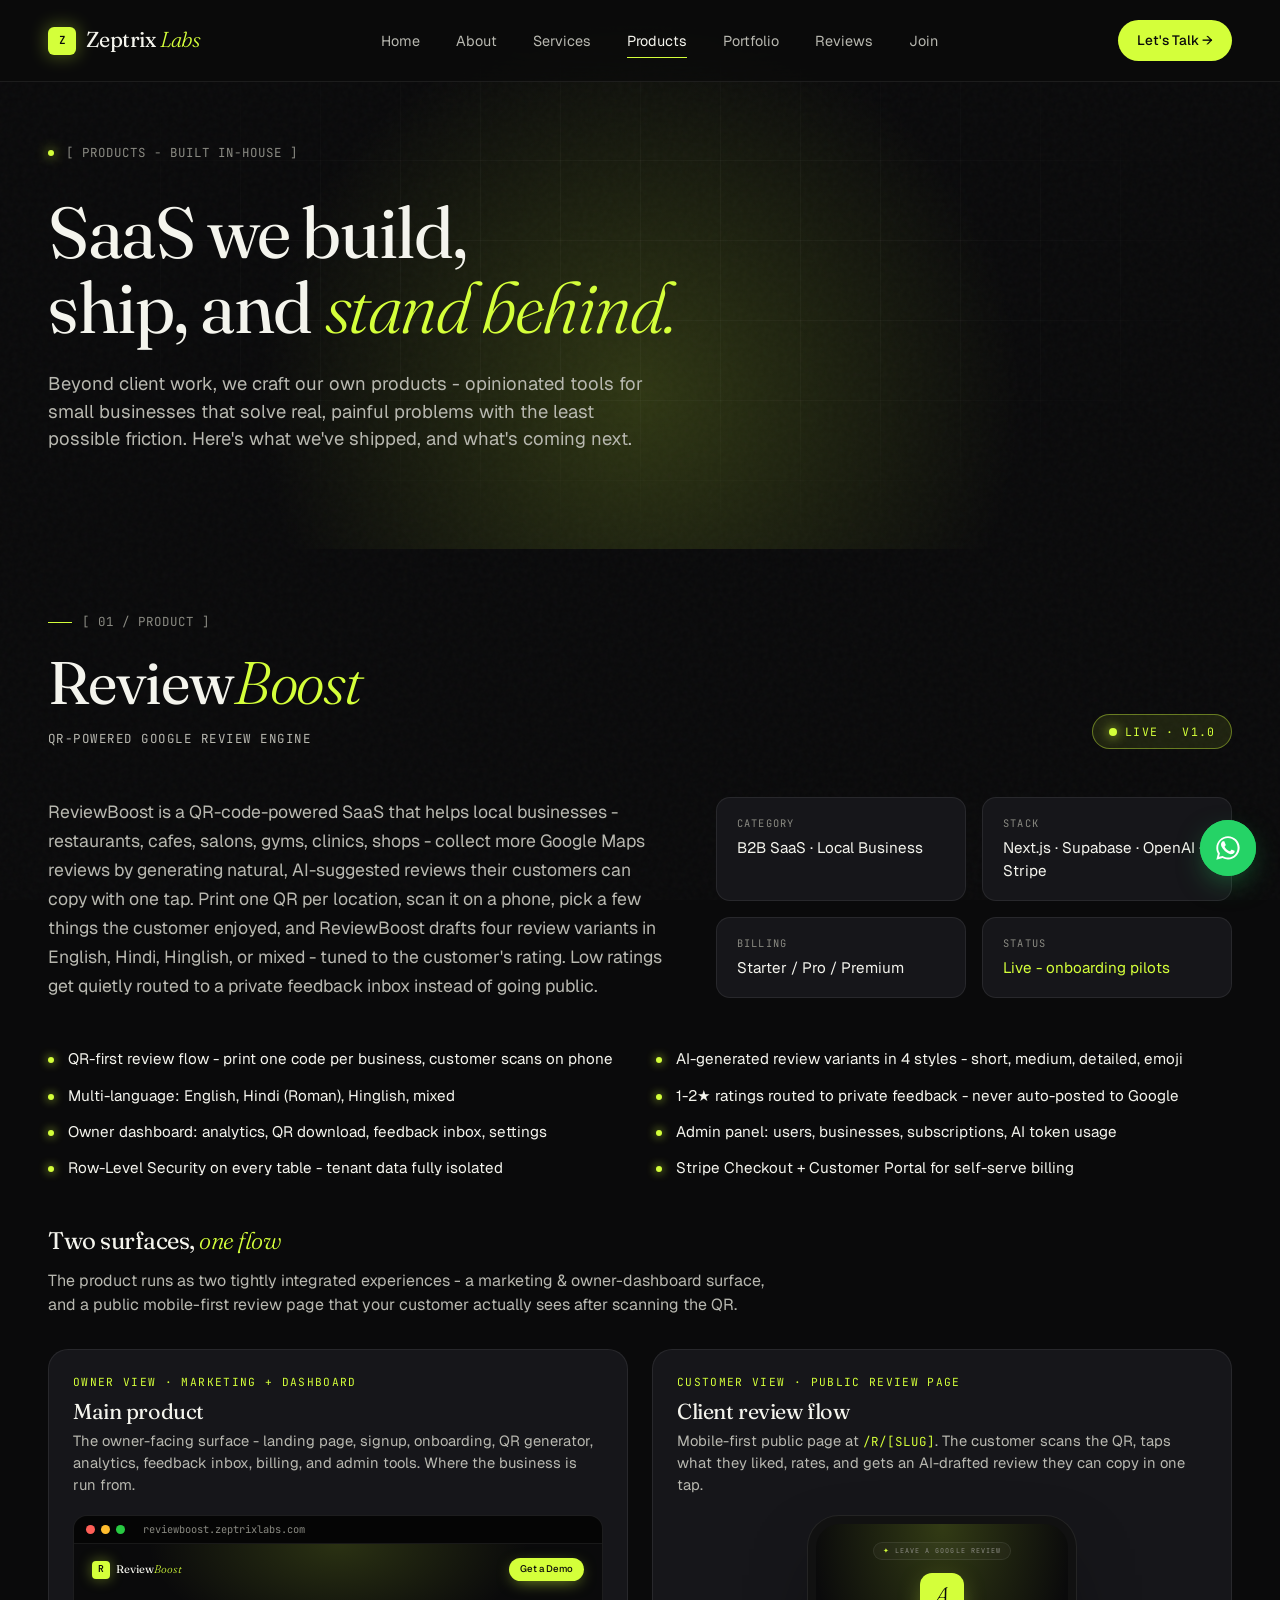
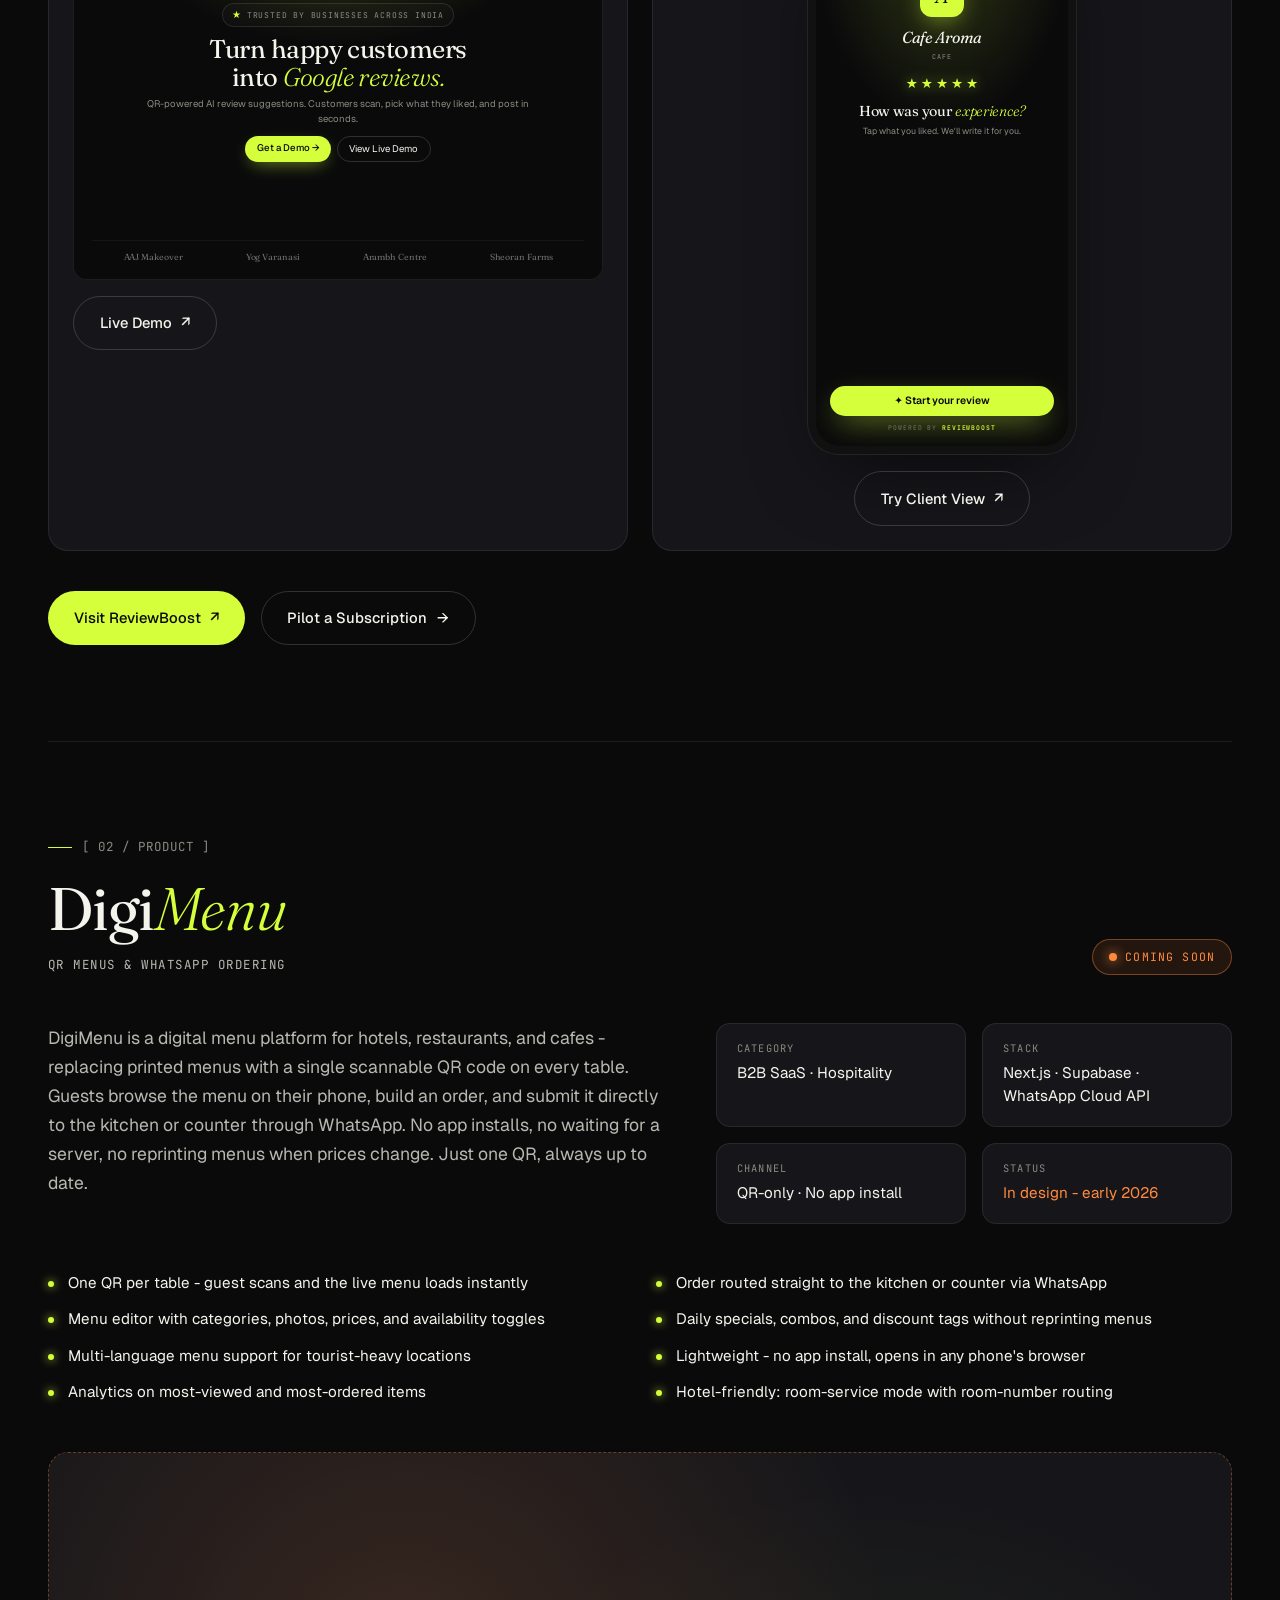
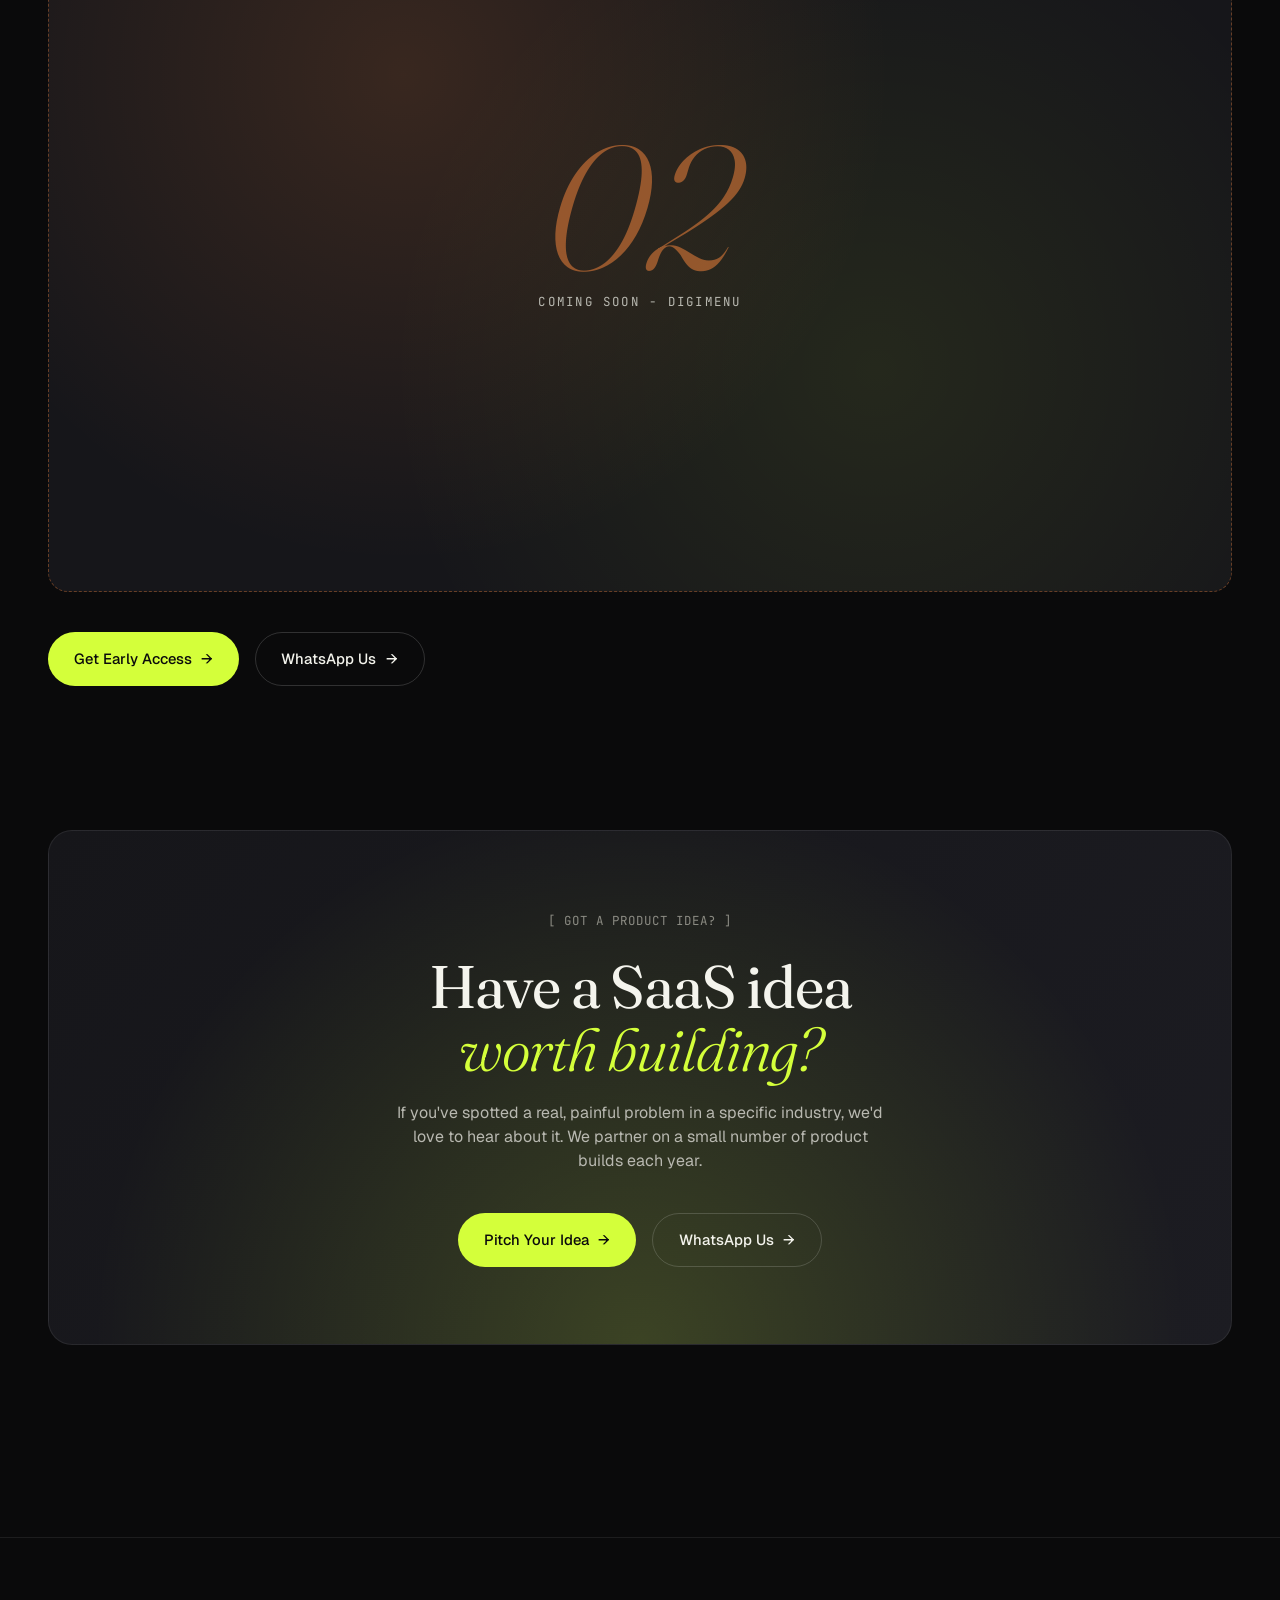
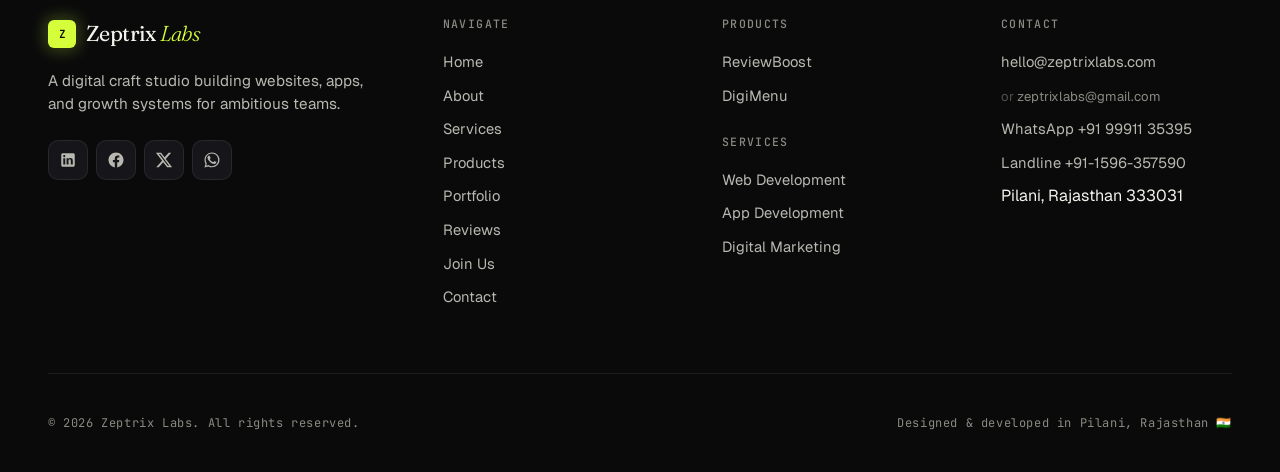
<file: products.html>
﻿<!DOCTYPE html>
<html lang="en">
<head>
  <meta charset="UTF-8">
  <meta name="viewport" content="width=device-width, initial-scale=1.0">
  <title>Products - Zeptrix Labs | SaaS Products Built In-House</title>
  <meta name="description" content="Explore Zeptrix Labs in-house SaaS products - ReviewBoost for Google review generation and DigiMenu for QR-based digital menus and WhatsApp ordering.">
  <meta name="keywords" content="ReviewBoost, DigiMenu, SaaS, Google reviews, QR menu, Zeptrix Labs products">
  <link rel="stylesheet" href="styles.css">
  <link rel="icon" href="data:image/svg+xml,%3Csvg xmlns='http://www.w3.org/2000/svg' viewBox='0 0 100 100'%3E%3Crect width='100' height='100' rx='22' fill='%23d4ff3a'/%3E%3Ctext x='50' y='66' font-family='monospace' font-size='52' font-weight='600' text-anchor='middle' fill='%230a0a0b'%3EZ%3C/text%3E%3C/svg%3E">
</head>
<body>

  <nav class="nav">
    <div class="container nav-inner">
      <a href="index.html" class="logo">
        <span class="logo-mark">Z</span>
        <span>Zeptrix <span class="italic">Labs</span></span>
      </a>
      <ul class="nav-links">
        <li><a href="index.html">Home</a></li>
        <li><a href="about.html">About</a></li>
        <li><a href="services.html">Services</a></li>
        <li><a href="products.html" class="active">Products</a></li>
        <li><a href="portfolio.html">Portfolio</a></li>
        <li><a href="testimonials.html">Reviews</a></li>
        <li><a href="join.html">Join</a></li>
        <li class="nav-link-mobile"><a href="contact.html">Contact</a></li>
      </ul>
      <a href="contact.html" class="nav-cta">Let's Talk →</a>
      <button class="nav-toggle" aria-label="Menu"><span></span><span></span><span></span></button>
    </div>
  </nav>

  <section class="products-hero hero">
    <div class="container">
      <div class="hero-meta mono">
        <span class="dot"></span>
        <span>[ PRODUCTS - BUILT IN-HOUSE ]</span>
      </div>
      <h1>SaaS we build,<br>ship, and <span class="italic">stand behind.</span></h1>
      <p>Beyond client work, we craft our own products - opinionated tools for small businesses that solve real, painful problems with the least possible friction. Here's what we've shipped, and what's coming next.</p>
    </div>
  </section>

  <section style="padding-top: 1rem;">
    <div class="container">

      <!-- ============================================
           PRODUCT 01 — REVIEWBOOST
           ============================================ -->
      <article class="product-block reveal" id="reviewboost">
        <div class="product-header">
          <div class="product-header-left">
            <div class="label mono">[ 01 / Product ]</div>
            <h2>Review<span class="italic">Boost</span></h2>
            <div class="tagline">QR-powered Google review engine</div>
          </div>
          <div class="product-status live">Live · v1.0</div>
        </div>

        <div class="product-intro">
          <p class="lead">
            ReviewBoost is a QR-code-powered SaaS that helps local businesses - restaurants, cafes, salons, gyms, clinics, shops - collect more Google Maps reviews by generating natural, AI-suggested reviews their customers can copy with one tap. Print one QR per location, scan it on a phone, pick a few things the customer enjoyed, and ReviewBoost drafts four review variants in English, Hindi, Hinglish, or mixed - tuned to the customer's rating. Low ratings get quietly routed to a private feedback inbox instead of going public.
          </p>

          <div class="product-meta-grid">
            <div class="product-meta-item">
              <div class="k">Category</div>
              <div class="v">B2B SaaS · Local Business</div>
            </div>
            <div class="product-meta-item">
              <div class="k">Stack</div>
              <div class="v">Next.js · Supabase · OpenAI · Stripe</div>
            </div>
            <div class="product-meta-item">
              <div class="k">Billing</div>
              <div class="v">Starter / Pro / Premium</div>
            </div>
            <div class="product-meta-item">
              <div class="k">Status</div>
              <div class="v lime">Live - onboarding pilots</div>
            </div>
          </div>
        </div>

        <ul class="product-features">
          <li>QR-first review flow - print one code per business, customer scans on phone</li>
          <li>AI-generated review variants in 4 styles - short, medium, detailed, emoji</li>
          <li>Multi-language: English, Hindi (Roman), Hinglish, mixed</li>
          <li>1-2★ ratings routed to private feedback - never auto-posted to Google</li>
          <li>Owner dashboard: analytics, QR download, feedback inbox, settings</li>
          <li>Admin panel: users, businesses, subscriptions, AI token usage</li>
          <li>Row-Level Security on every table - tenant data fully isolated</li>
          <li>Stripe Checkout + Customer Portal for self-serve billing</li>
        </ul>

        <h3 style="font-family: var(--font-display); font-size: 1.5rem; margin-bottom: 1rem; letter-spacing: -0.02em;">
          Two surfaces, <span class="italic" style="color: var(--lime);">one flow</span>
        </h3>
        <p style="color: var(--text-soft); max-width: 720px; margin-bottom: 1.5rem;">
          The product runs as two tightly integrated experiences - a marketing &amp; owner-dashboard surface, and a public mobile-first review page that your customer actually sees after scanning the QR.
        </p>

        <div class="product-views">
          <div class="product-view-card">
            <div class="view-label">Owner view · Marketing + Dashboard</div>
            <h4>Main product</h4>
            <p>The owner-facing surface - landing page, signup, onboarding, QR generator, analytics, feedback inbox, billing, and admin tools. Where the business is run from.</p>
            <div class="rb-browser-mock" style="margin-top: 0.5rem;">
              <div class="rb-browser-bar">
                <span class="rb-dot"></span><span class="rb-dot"></span><span class="rb-dot"></span>
                <span class="rb-browser-url">reviewboost.zeptrixlabs.com</span>
              </div>
              <div class="rb-landing-mock">
                <!-- Top nav mock -->
                <div class="rb-landing-nav">
                  <div class="rb-landing-logo">
                    <span class="rb-logo-mark">R</span>
                    <span>Review<i>Boost</i></span>
                  </div>
                  <div class="rb-landing-nav-cta">Get a Demo</div>
                </div>
                <!-- Hero content -->
                <div class="rb-landing-hero">
                  <div class="rb-landing-badge">
                    <span class="rb-star">★</span> Trusted by businesses across India
                  </div>
                  <div class="rb-landing-title">
                    Turn happy customers <br>into <i>Google reviews.</i>
                  </div>
                  <div class="rb-landing-subtitle">
                    QR-powered AI review suggestions. Customers scan, pick what they liked, and post in seconds.
                  </div>
                  <div class="rb-landing-ctas">
                    <span class="rb-landing-cta-primary">Get a Demo →</span>
                    <span class="rb-landing-cta-ghost">View Live Demo</span>
                  </div>
                </div>
                <!-- Used-by strip -->
                <div class="rb-landing-trusted">
                  <span>AAJ Makeover</span>
                  <span>Yog Varanasi</span>
                  <span>Arambh Centre</span>
                  <span>Sheoran Farms</span>
                </div>
              </div>
            </div>
            <div class="product-cta">
              <a href="https://reviewboost.zeptrixlabs.com" target="_blank" rel="noopener" class="btn btn-ghost">Live Demo <span class="arrow">↗</span></a>
            </div>
          </div>

          <div class="product-view-card">
            <div class="view-label">Customer view · Public review page</div>
            <h4>Client review flow</h4>
            <p>Mobile-first public page at <span class="mono" style="color: var(--lime);">/r/[slug]</span>. The customer scans the QR, taps what they liked, rates, and gets an AI-drafted review they can copy in one tap.</p>
            <div class="rb-phone-mock" style="margin-top: 0.5rem;">
              <div class="rb-phone-frame">
                <div class="rb-phone-screen">
                  <!-- Top brand pill -->
                  <div class="rb-customer-badge">
                    <span class="rb-sparkle">✦</span> Leave a Google review
                  </div>

                  <!-- Logo + name -->
                  <div class="rb-customer-logo">A</div>
                  <div class="rb-customer-name"><i>Cafe Aroma</i></div>
                  <div class="rb-customer-type">CAFE</div>

                  <!-- 5 stars -->
                  <div class="rb-customer-stars">
                    <span>★</span><span>★</span><span>★</span><span>★</span><span>★</span>
                  </div>

                  <!-- Question -->
                  <div class="rb-customer-q">
                    How was your <i>experience?</i>
                  </div>
                  <div class="rb-customer-sub">
                    Tap what you liked. We'll write it for you.
                  </div>

                  <!-- CTA -->
                  <div class="rb-customer-cta">✦ Start your review</div>

                  <div class="rb-customer-foot">
                    Powered by <b>ReviewBoost</b>
                  </div>
                </div>
              </div>
            </div>
            <div class="product-cta" style="justify-content: center;">
              <a href="https://reviewboost.zeptrixlabs.com/r/demo" target="_blank" rel="noopener" class="btn btn-ghost">Try Client View <span class="arrow">↗</span></a>
            </div>
          </div>
        </div>

        <div class="product-actions">
          <a href="https://reviewboost.zeptrixlabs.com" target="_blank" rel="noopener" class="btn btn-primary">Visit ReviewBoost <span class="arrow">↗</span></a>
          <a href="contact.html" class="btn btn-ghost">Pilot a Subscription <span class="arrow">→</span></a>
        </div>
      </article>

      <!-- ============================================
           PRODUCT 02 — DIGIMENU
           ============================================ -->
      <article class="product-block reveal" id="digimenu">
        <div class="product-header">
          <div class="product-header-left">
            <div class="label mono">[ 02 / Product ]</div>
            <h2>Digi<span class="italic">Menu</span></h2>
            <div class="tagline">QR menus &amp; WhatsApp ordering</div>
          </div>
          <div class="product-status soon">Coming Soon</div>
        </div>

        <div class="product-intro">
          <p class="lead">
            DigiMenu is a digital menu platform for hotels, restaurants, and cafes - replacing printed menus with a single scannable QR code on every table. Guests browse the menu on their phone, build an order, and submit it directly to the kitchen or counter through WhatsApp. No app installs, no waiting for a server, no reprinting menus when prices change. Just one QR, always up to date.
          </p>

          <div class="product-meta-grid">
            <div class="product-meta-item">
              <div class="k">Category</div>
              <div class="v">B2B SaaS · Hospitality</div>
            </div>
            <div class="product-meta-item">
              <div class="k">Stack</div>
              <div class="v">Next.js · Supabase · WhatsApp Cloud API</div>
            </div>
            <div class="product-meta-item">
              <div class="k">Channel</div>
              <div class="v">QR-only · No app install</div>
            </div>
            <div class="product-meta-item">
              <div class="k">Status</div>
              <div class="v" style="color: var(--amber);">In design - early 2026</div>
            </div>
          </div>
        </div>

        <ul class="product-features">
          <li>One QR per table - guest scans and the live menu loads instantly</li>
          <li>Order routed straight to the kitchen or counter via WhatsApp</li>
          <li>Menu editor with categories, photos, prices, and availability toggles</li>
          <li>Daily specials, combos, and discount tags without reprinting menus</li>
          <li>Multi-language menu support for tourist-heavy locations</li>
          <li>Lightweight - no app install, opens in any phone's browser</li>
          <li>Analytics on most-viewed and most-ordered items</li>
          <li>Hotel-friendly: room-service mode with room-number routing</li>
        </ul>

        <div class="product-soon-visual">
          <div>
            <div class="glyph">02</div>
            <div class="glyph-label">Coming Soon - DigiMenu</div>
          </div>
        </div>

        <div class="product-actions">
          <a href="contact.html" class="btn btn-primary">Get Early Access <span class="arrow">→</span></a>
          <a href="https://wa.me/919991135395?text=Hi%20Zeptrix%20Labs!%20I'd%20like%20early%20access%20to%20DigiMenu." target="_blank" rel="noopener" class="btn btn-ghost">WhatsApp Us <span class="arrow">→</span></a>
        </div>
      </article>

      <!-- CTA -->
      <div class="cta-banner reveal" style="margin-top: 3rem;">
        <div class="label mono">[ Got a product idea? ]</div>
        <h2>Have a SaaS idea<br><span class="italic">worth building?</span></h2>
        <p>If you've spotted a real, painful problem in a specific industry, we'd love to hear about it. We partner on a small number of product builds each year.</p>
        <div class="cta-banner-actions">
          <a href="contact.html" class="btn btn-primary">Pitch Your Idea <span class="arrow">→</span></a>
          <a href="https://wa.me/919991135395" target="_blank" rel="noopener" class="btn btn-ghost">WhatsApp Us <span class="arrow">→</span></a>
        </div>
      </div>

    </div>
  </section>

  <footer class="footer">
    <div class="container">
      <div class="footer-top">
        <div class="footer-brand">
          <a href="index.html" class="logo">
            <span class="logo-mark">Z</span>
            <span>Zeptrix <span class="italic">Labs</span></span>
          </a>
          <p>A digital craft studio building websites, apps, and growth systems for ambitious teams.</p>
          <div class="footer-socials">
            <a href="https://www.linkedin.com/company/zeptrix-labs" target="_blank" rel="noopener" aria-label="LinkedIn"><svg width="18" height="18" viewBox="0 0 24 24" fill="currentColor"><path d="M19 3H5C3.9 3 3 3.9 3 5v14c0 1.1.9 2 2 2h14c1.1 0 2-.9 2-2V5c0-1.1-.9-2-2-2zM8.3 18H5.7V9.5h2.6V18zM7 8.3c-.8 0-1.5-.7-1.5-1.5S6.2 5.3 7 5.3s1.5.7 1.5 1.5S7.8 8.3 7 8.3zM18.3 18h-2.6v-4.6c0-1 0-2.3-1.4-2.3s-1.6 1.1-1.6 2.2V18h-2.6V9.5h2.5v1.1h.1c.4-.7 1.2-1.4 2.5-1.4 2.7 0 3.2 1.7 3.2 4V18z"/></svg></a>
            <a href="#" aria-label="Instagram" class="social-hidden"><svg width="18" height="18" viewBox="0 0 24 24" fill="none" stroke="currentColor" stroke-width="1.8"><rect x="3" y="3" width="18" height="18" rx="5"/><circle cx="12" cy="12" r="4"/><circle cx="17.5" cy="6.5" r="0.6" fill="currentColor"/></svg></a>
            <a href="https://www.facebook.com/zeptrixlabs" target="_blank" rel="noopener" aria-label="Facebook"><svg width="18" height="18" viewBox="0 0 24 24" fill="currentColor"><path d="M22 12c0-5.5-4.5-10-10-10S2 6.5 2 12c0 5 3.7 9.1 8.4 9.9v-7H7.9V12h2.5V9.8c0-2.5 1.5-3.9 3.8-3.9 1.1 0 2.2.2 2.2.2v2.5h-1.3c-1.2 0-1.6.8-1.6 1.6V12h2.8l-.4 2.9h-2.3v7C18.3 21.1 22 17 22 12z"/></svg></a>
            <a href="https://x.com/zeptrixlabs" target="_blank" rel="noopener" aria-label="X"><svg width="18" height="18" viewBox="0 0 24 24" fill="currentColor"><path d="M18.244 2.25h3.308l-7.227 8.26 8.502 11.24H16.17l-5.214-6.817L4.99 21.75H1.68l7.73-8.835L1.254 2.25H8.08l4.713 6.231zm-1.161 17.52h1.833L7.084 4.126H5.117z"/></svg></a>
            <a href="https://wa.me/919991135395" target="_blank" rel="noopener" aria-label="WhatsApp"><svg width="18" height="18" viewBox="0 0 24 24" fill="currentColor"><path d="M17.5 14.4c-.3-.1-1.7-.8-2-.9-.3-.1-.5-.1-.7.1-.2.3-.7.9-.9 1.1-.2.2-.3.2-.6.1-.3-.1-1.3-.5-2.4-1.5-.9-.8-1.5-1.8-1.7-2.1-.2-.3 0-.4.1-.6.1-.1.3-.3.4-.5.1-.2.2-.3.3-.5.1-.2 0-.4 0-.5 0-.1-.7-1.7-.9-2.3-.2-.6-.5-.5-.7-.5h-.6c-.2 0-.5.1-.8.4-.3.3-1 1-1 2.4 0 1.4 1 2.8 1.2 3 .1.2 2 3.1 4.9 4.4.7.3 1.2.5 1.6.6.7.2 1.3.2 1.8.1.5-.1 1.7-.7 2-1.4.2-.7.2-1.2.2-1.4-.1-.1-.3-.2-.6-.3zM12 2C6.5 2 2 6.5 2 12c0 1.7.4 3.4 1.3 4.9L2 22l5.3-1.4c1.4.8 3 1.2 4.7 1.2 5.5 0 10-4.5 10-10S17.5 2 12 2zm0 18.2c-1.5 0-3-.4-4.3-1.2l-.3-.2-3.1.8.8-3-.2-.3c-.9-1.4-1.3-3-1.3-4.6 0-4.6 3.7-8.3 8.3-8.3 4.6 0 8.3 3.7 8.3 8.3.1 4.6-3.6 8.5-8.2 8.5z"/></svg></a>
          </div>
        </div>
        <div class="footer-col">
          <h4>Navigate</h4>
          <ul>
            <li><a href="index.html">Home</a></li>
            <li><a href="about.html">About</a></li>
            <li><a href="services.html">Services</a></li>
            <li><a href="products.html">Products</a></li>
            <li><a href="portfolio.html">Portfolio</a></li>
            <li><a href="testimonials.html">Reviews</a></li>
            <li><a href="join.html">Join Us</a></li>
            <li><a href="contact.html">Contact</a></li>
          </ul>
        </div>
        <div class="footer-col">
          <h4>Products</h4>
          <ul>
            <li><a href="products.html#reviewboost">ReviewBoost</a></li>
            <li><a href="products.html#digimenu">DigiMenu</a></li>
          </ul>
          <h4 style="margin-top: 1.75rem;">Services</h4>
          <ul>
            <li><a href="services.html#web">Web Development</a></li>
            <li><a href="services.html#apps">App Development</a></li>
            <li><a href="services.html#marketing">Digital Marketing</a></li>
          </ul>
        </div>
        <div class="footer-col">
          <h4>Contact</h4>
          <ul>
            <li><a href="mailto:hello@zeptrixlabs.com">hello@zeptrixlabs.com</a></li>
            <li><a href="mailto:zeptrixlabs@gmail.com" class="alt-email">zeptrixlabs@gmail.com</a></li>
            <li><a href="https://wa.me/919991135395">WhatsApp +91 99911 35395</a></li>
            <li><a href="tel:+911596357590">Landline +91-1596-357590</a></li>
            <li>Pilani, Rajasthan 333031</li>
          </ul>
        </div>
      </div>
      <div class="footer-bottom">
        <p>© 2026 Zeptrix Labs. All rights reserved.</p>
        <p>Designed &amp; developed in Pilani, Rajasthan 🇮🇳</p>
      </div>
    </div>
  </footer>

  <a href="https://wa.me/919991135395" class="whatsapp-float" target="_blank" rel="noopener" aria-label="Chat on WhatsApp">
    <svg width="28" height="28" viewBox="0 0 24 24" fill="currentColor"><path d="M17.5 14.4c-.3-.1-1.7-.8-2-.9-.3-.1-.5-.1-.7.1-.2.3-.7.9-.9 1.1-.2.2-.3.2-.6.1-.3-.1-1.3-.5-2.4-1.5-.9-.8-1.5-1.8-1.7-2.1-.2-.3 0-.4.1-.6.1-.1.3-.3.4-.5.1-.2.2-.3.3-.5.1-.2 0-.4 0-.5 0-.1-.7-1.7-.9-2.3-.2-.6-.5-.5-.7-.5h-.6c-.2 0-.5.1-.8.4-.3.3-1 1-1 2.4 0 1.4 1 2.8 1.2 3 .1.2 2 3.1 4.9 4.4.7.3 1.2.5 1.6.6.7.2 1.3.2 1.8.1.5-.1 1.7-.7 2-1.4.2-.7.2-1.2.2-1.4-.1-.1-.3-.2-.6-.3zM12 2C6.5 2 2 6.5 2 12c0 1.7.4 3.4 1.3 4.9L2 22l5.3-1.4c1.4.8 3 1.2 4.7 1.2 5.5 0 10-4.5 10-10S17.5 2 12 2zm0 18.2c-1.5 0-3-.4-4.3-1.2l-.3-.2-3.1.8.8-3-.2-.3c-.9-1.4-1.3-3-1.3-4.6 0-4.6 3.7-8.3 8.3-8.3 4.6 0 8.3 3.7 8.3 8.3.1 4.6-3.6 8.5-8.2 8.5z"/></svg>
  </a>

  <script src="script.js"></script>
</body>
</html>
</file>
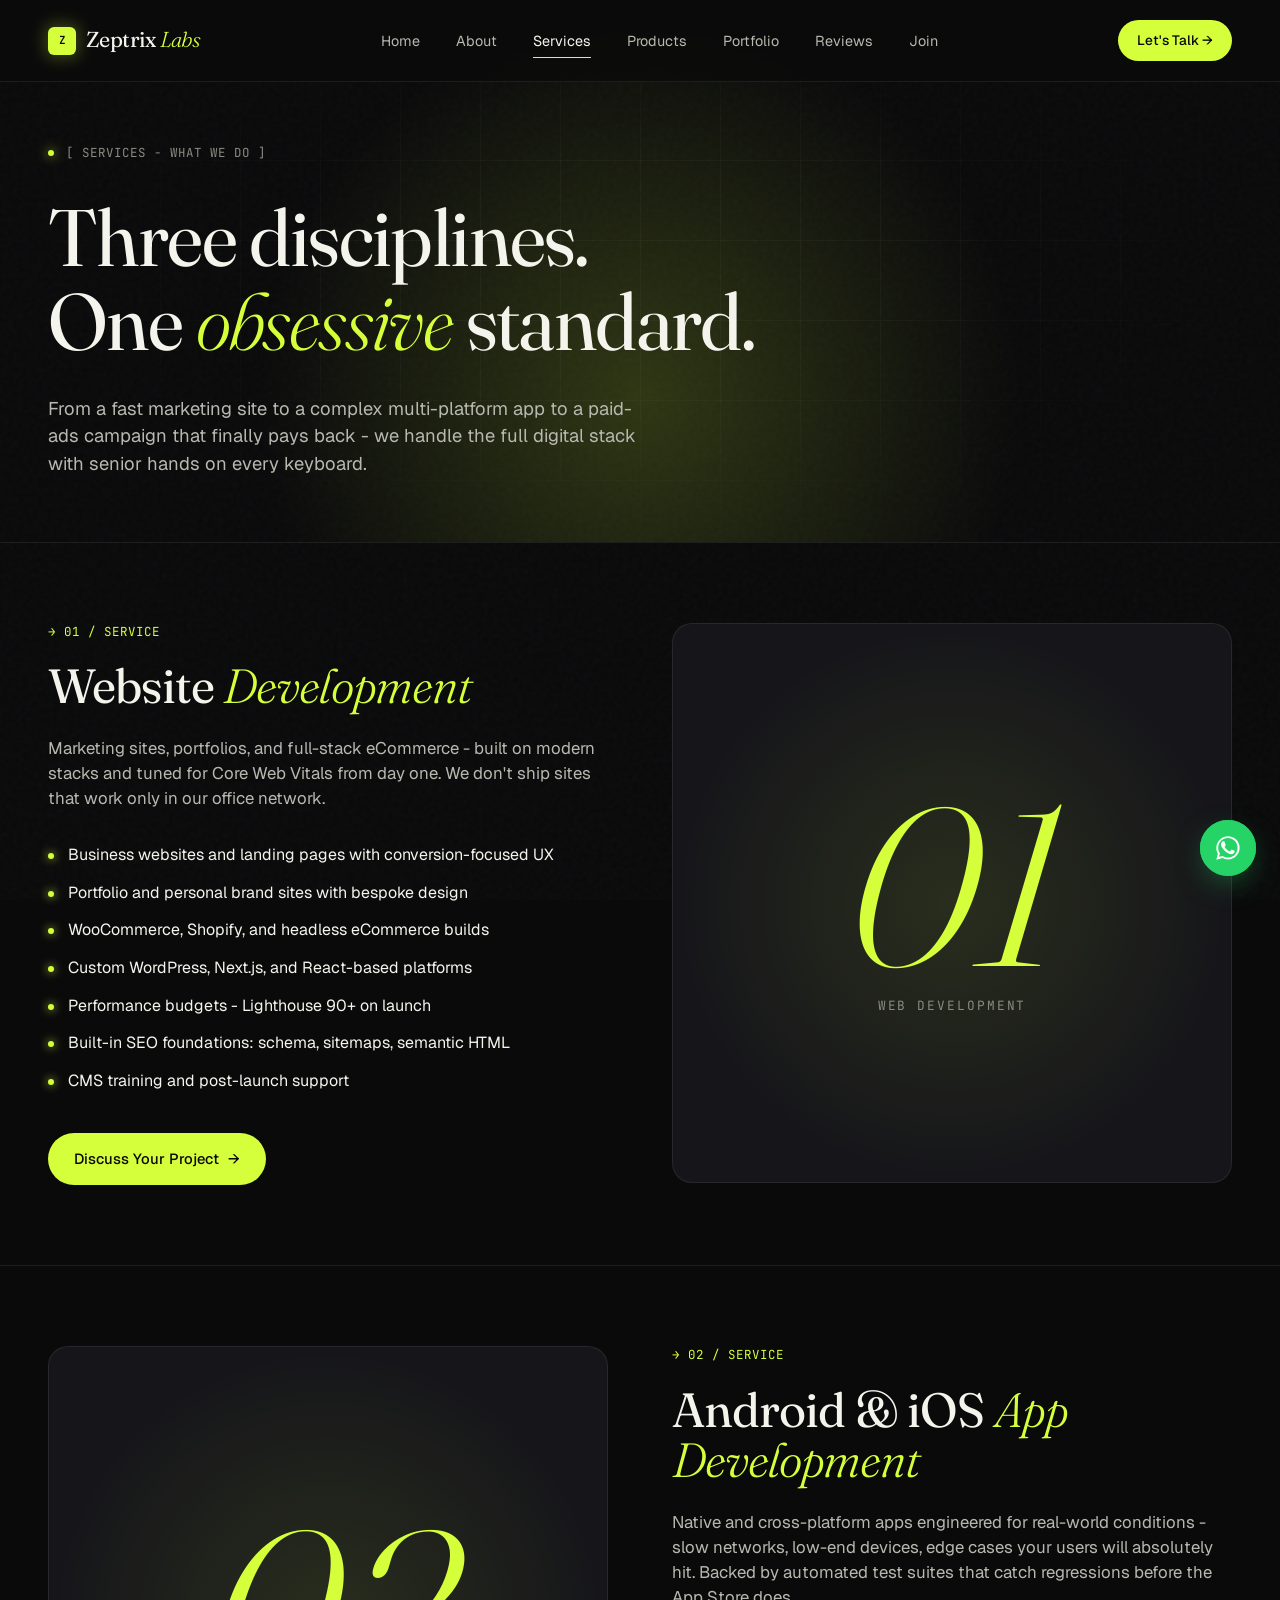
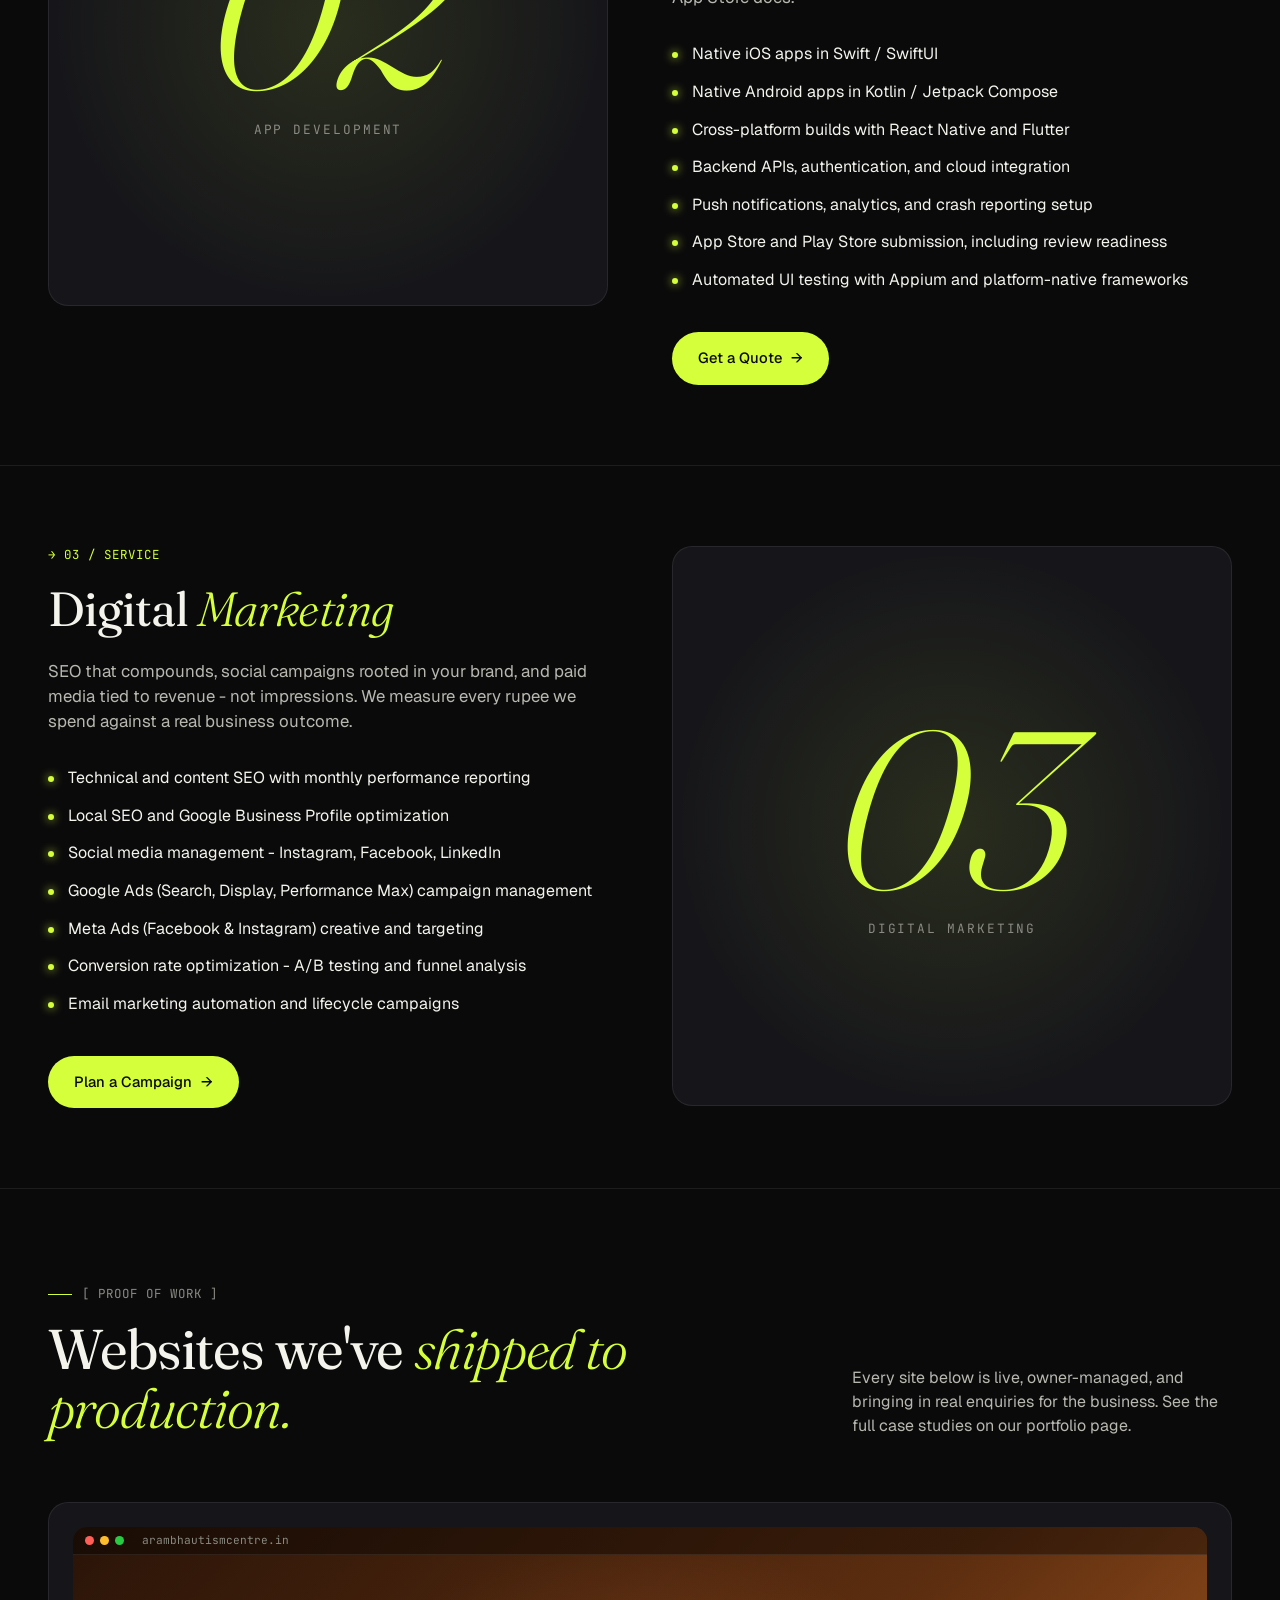
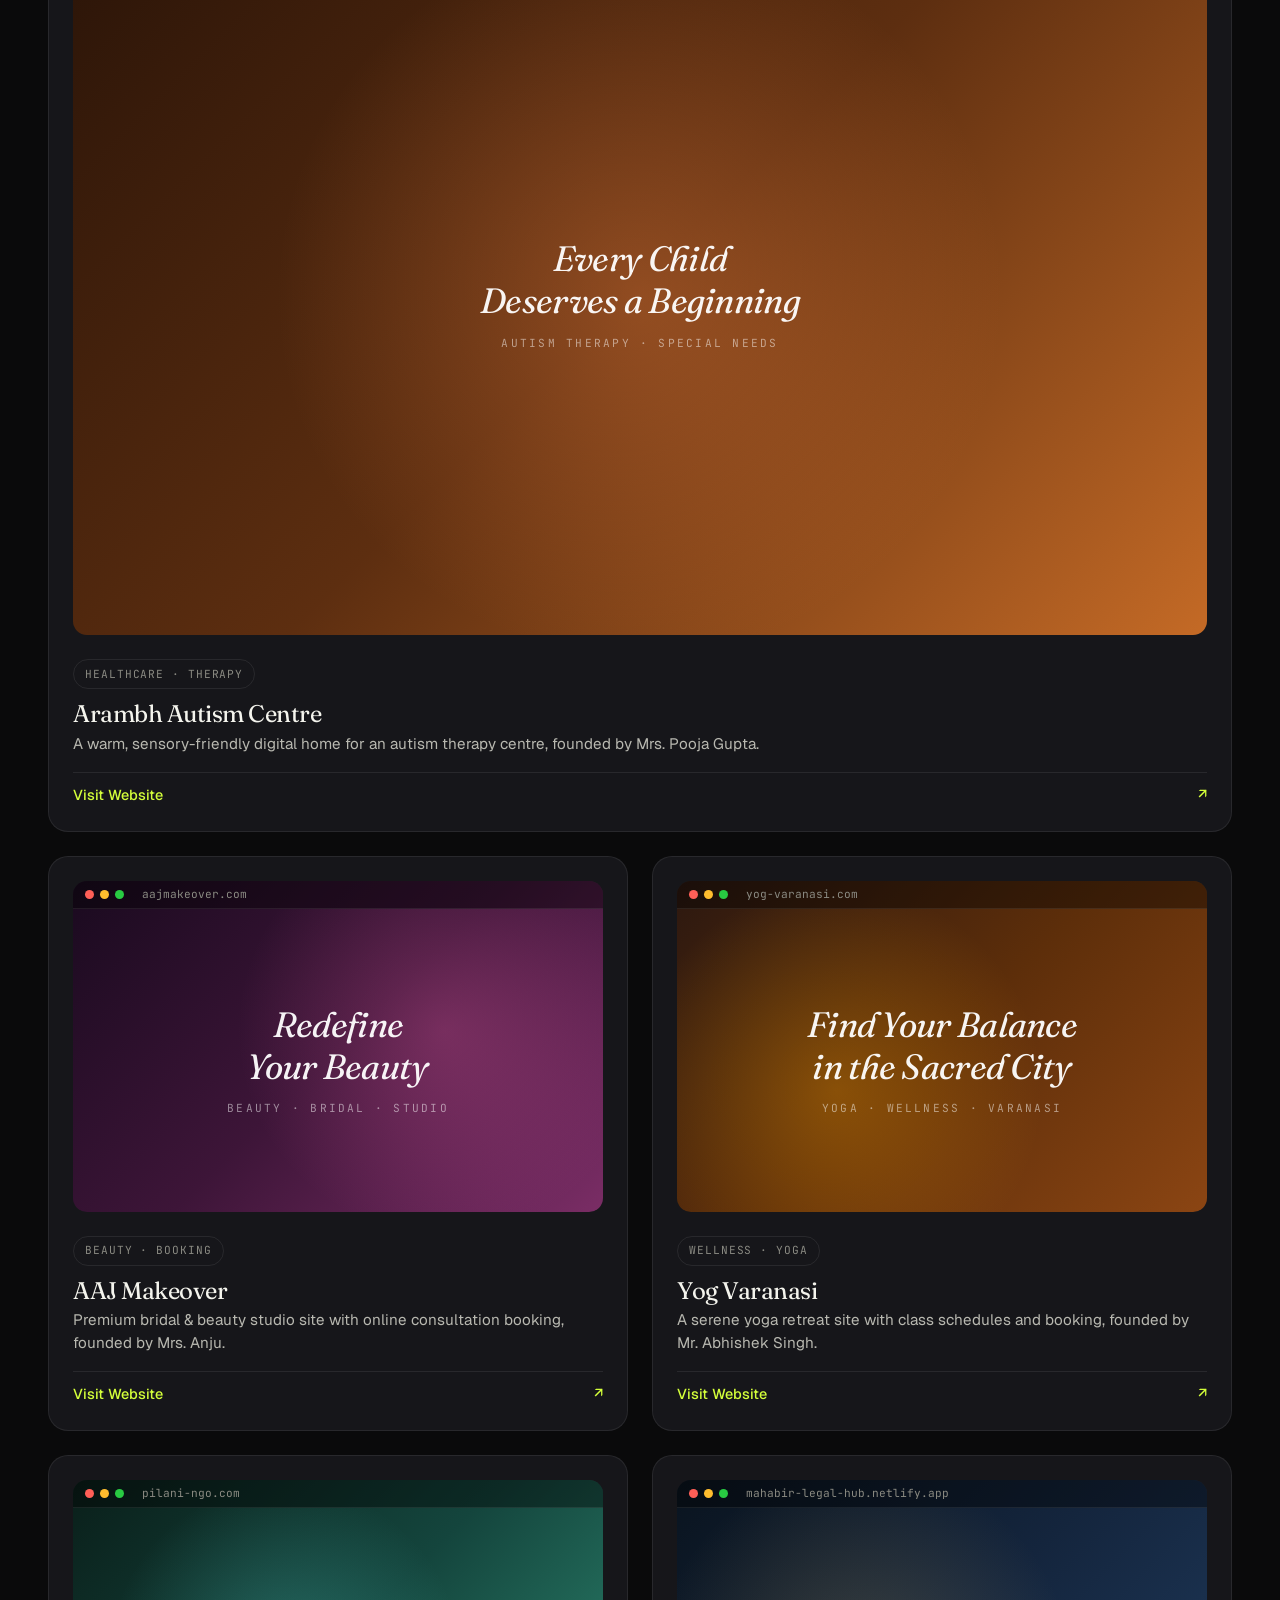
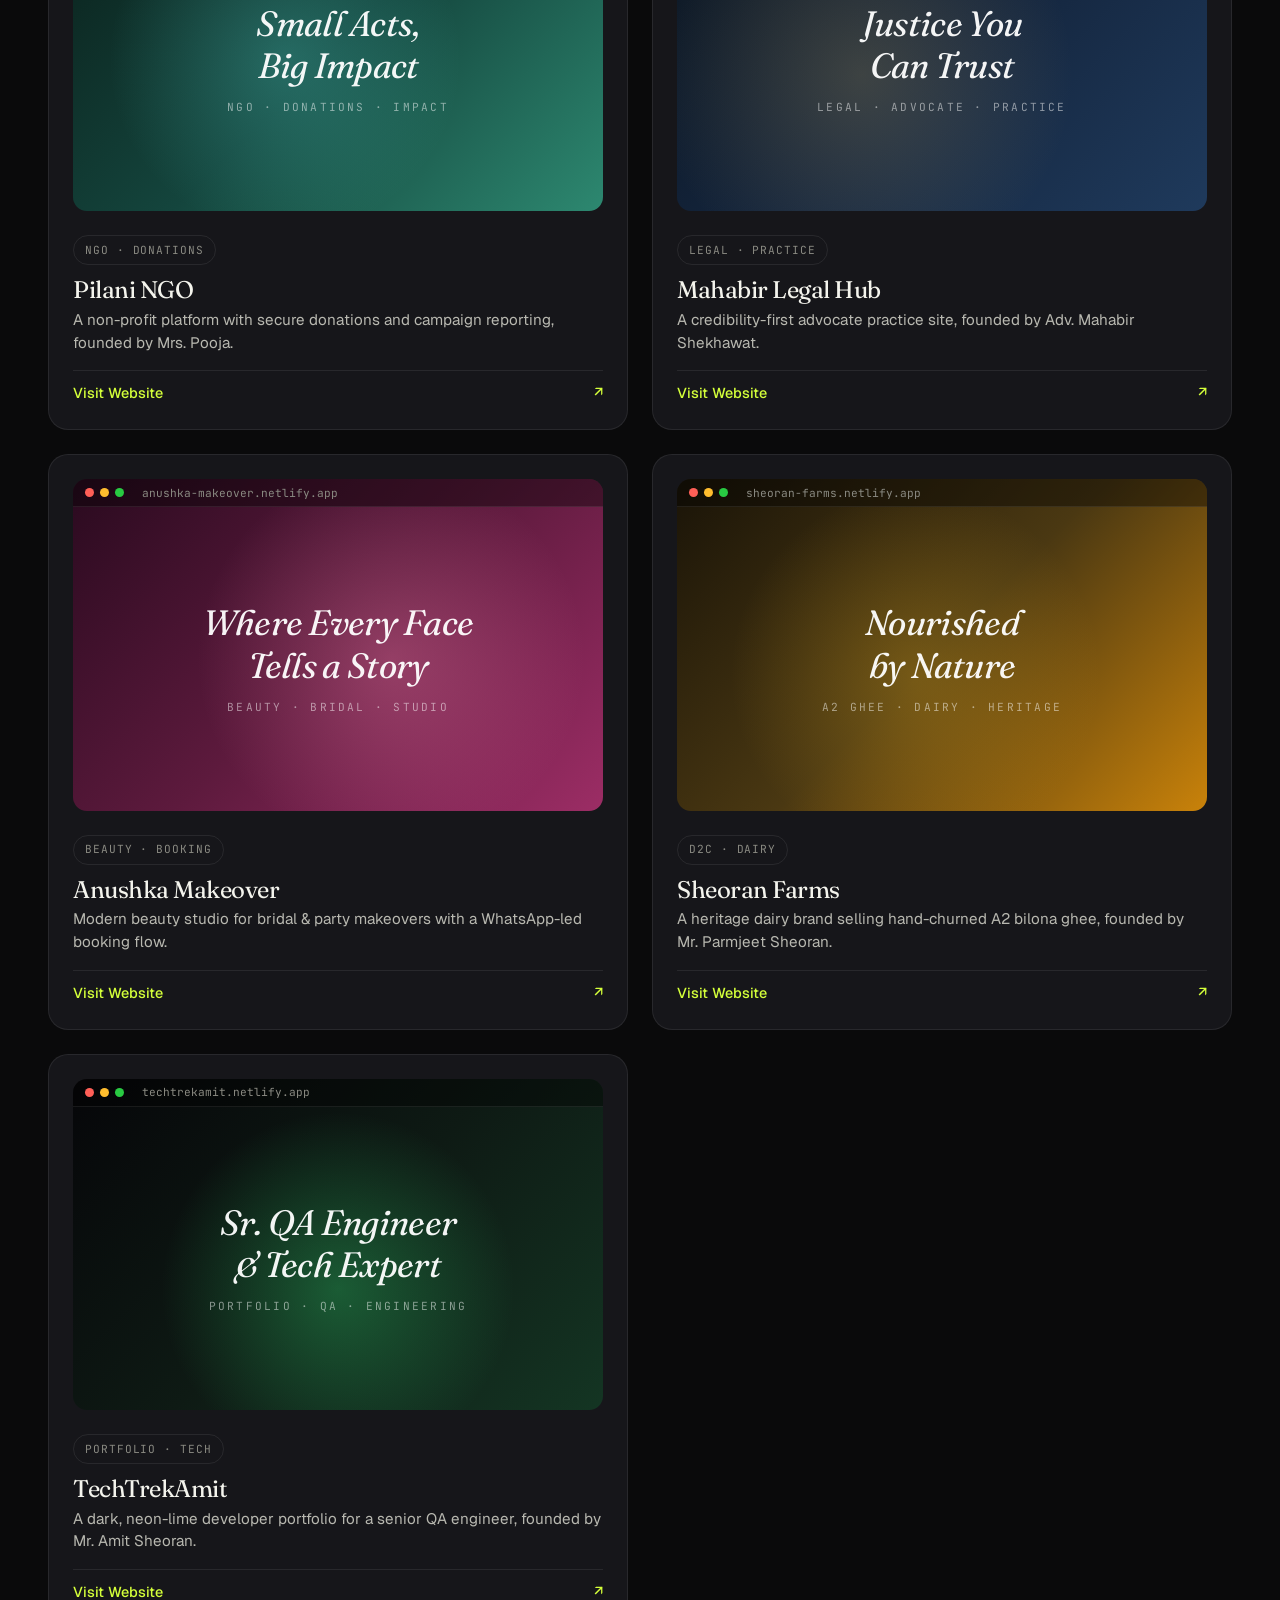
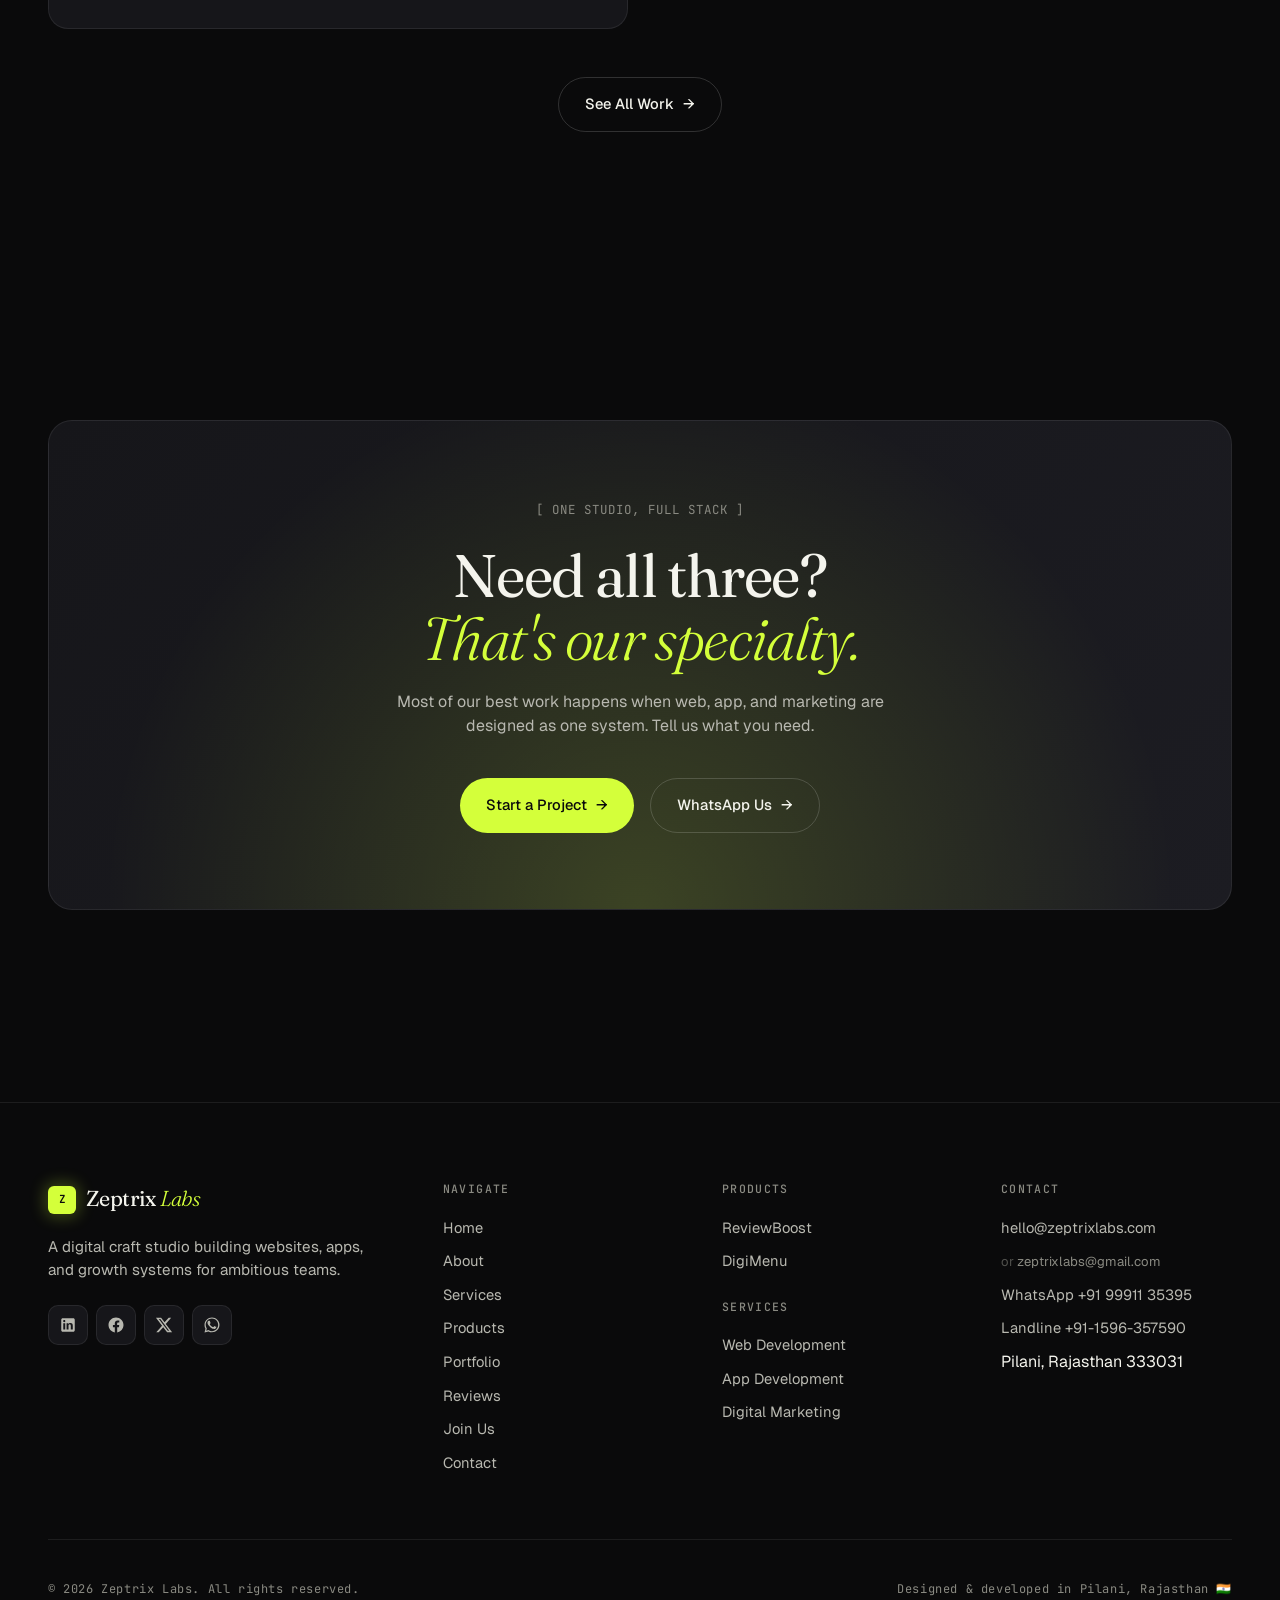
<file: services.html>
﻿<!DOCTYPE html>
<html lang="en">
<head>
  <meta charset="UTF-8">
  <meta name="viewport" content="width=device-width, initial-scale=1.0">
  <title>Services - Zeptrix Labs | Web, App Development & Digital Marketing</title>
  <meta name="description" content="Explore Zeptrix Labs services: business websites, eCommerce, native and cross-platform mobile apps, SEO, social media, and paid advertising.">
  <link rel="stylesheet" href="styles.css">
  <link rel="icon" href="data:image/svg+xml,%3Csvg xmlns='http://www.w3.org/2000/svg' viewBox='0 0 100 100'%3E%3Crect width='100' height='100' rx='22' fill='%23d4ff3a'/%3E%3Ctext x='50' y='66' font-family='monospace' font-size='52' font-weight='600' text-anchor='middle' fill='%230a0a0b'%3EZ%3C/text%3E%3C/svg%3E">
</head>
<body>

  <nav class="nav">
    <div class="container nav-inner">
      <a href="index.html" class="logo">
        <span class="logo-mark">Z</span>
        <span>Zeptrix <span class="italic">Labs</span></span>
      </a>
      <ul class="nav-links">
        <li><a href="index.html">Home</a></li>
        <li><a href="about.html">About</a></li>
        <li><a href="services.html" class="active">Services</a></li>
        <li><a href="products.html">Products</a></li>
        <li><a href="portfolio.html">Portfolio</a></li>
        <li><a href="testimonials.html">Reviews</a></li>
        <li><a href="join.html">Join</a></li>
        <li class="nav-link-mobile"><a href="contact.html">Contact</a></li>
      </ul>
      <a href="contact.html" class="nav-cta">Let's Talk →</a>
      <button class="nav-toggle" aria-label="Menu"><span></span><span></span><span></span></button>
    </div>
  </nav>

  <section class="about-hero hero">
    <div class="container">
      <div class="hero-meta mono">
        <span class="dot"></span>
        <span>[ SERVICES - WHAT WE DO ]</span>
      </div>
      <h1>Three disciplines.<br>One <span class="italic">obsessive</span> standard.</h1>
      <p>From a fast marketing site to a complex multi-platform app to a paid-ads campaign that finally pays back - we handle the full digital stack with senior hands on every keyboard.</p>
    </div>
  </section>

  <!-- WEB DEVELOPMENT -->
  <section id="web" class="service-detail">
    <div class="container">
      <div class="service-detail-grid">
        <div class="reveal">
          <div class="label mono">→ 01 / Service</div>
          <h2>Website <span class="italic">Development</span></h2>
          <p class="intro">Marketing sites, portfolios, and full-stack eCommerce - built on modern stacks and tuned for Core Web Vitals from day one. We don't ship sites that work only in our office network.</p>
          <ul class="feature-list">
            <li>Business websites and landing pages with conversion-focused UX</li>
            <li>Portfolio and personal brand sites with bespoke design</li>
            <li>WooCommerce, Shopify, and headless eCommerce builds</li>
            <li>Custom WordPress, Next.js, and React-based platforms</li>
            <li>Performance budgets - Lighthouse 90+ on launch</li>
            <li>Built-in SEO foundations: schema, sitemaps, semantic HTML</li>
            <li>CMS training and post-launch support</li>
          </ul>
          <a href="contact.html" class="btn btn-primary">Discuss Your Project <span class="arrow">→</span></a>
        </div>
        <div class="service-visual reveal">
          <div>
            <div class="service-visual-num">01</div>
            <div class="service-visual-label">Web Development</div>
          </div>
        </div>
      </div>
    </div>
  </section>

  <!-- APP DEVELOPMENT -->
  <section id="apps" class="service-detail">
    <div class="container">
      <div class="service-detail-grid">
        <div class="service-visual reveal">
          <div>
            <div class="service-visual-num">02</div>
            <div class="service-visual-label">App Development</div>
          </div>
        </div>
        <div class="reveal">
          <div class="label mono">→ 02 / Service</div>
          <h2>Android & iOS <span class="italic">App Development</span></h2>
          <p class="intro">Native and cross-platform apps engineered for real-world conditions - slow networks, low-end devices, edge cases your users will absolutely hit. Backed by automated test suites that catch regressions before the App Store does.</p>
          <ul class="feature-list">
            <li>Native iOS apps in Swift / SwiftUI</li>
            <li>Native Android apps in Kotlin / Jetpack Compose</li>
            <li>Cross-platform builds with React Native and Flutter</li>
            <li>Backend APIs, authentication, and cloud integration</li>
            <li>Push notifications, analytics, and crash reporting setup</li>
            <li>App Store and Play Store submission, including review readiness</li>
            <li>Automated UI testing with Appium and platform-native frameworks</li>
          </ul>
          <a href="contact.html" class="btn btn-primary">Get a Quote <span class="arrow">→</span></a>
        </div>
      </div>
    </div>
  </section>

  <!-- DIGITAL MARKETING -->
  <section id="marketing" class="service-detail">
    <div class="container">
      <div class="service-detail-grid">
        <div class="reveal">
          <div class="label mono">→ 03 / Service</div>
          <h2>Digital <span class="italic">Marketing</span></h2>
          <p class="intro">SEO that compounds, social campaigns rooted in your brand, and paid media tied to revenue - not impressions. We measure every rupee we spend against a real business outcome.</p>
          <ul class="feature-list">
            <li>Technical and content SEO with monthly performance reporting</li>
            <li>Local SEO and Google Business Profile optimization</li>
            <li>Social media management - Instagram, Facebook, LinkedIn</li>
            <li>Google Ads (Search, Display, Performance Max) campaign management</li>
            <li>Meta Ads (Facebook & Instagram) creative and targeting</li>
            <li>Conversion rate optimization - A/B testing and funnel analysis</li>
            <li>Email marketing automation and lifecycle campaigns</li>
          </ul>
          <a href="contact.html" class="btn btn-primary">Plan a Campaign <span class="arrow">→</span></a>
        </div>
        <div class="service-visual reveal">
          <div>
            <div class="service-visual-num">03</div>
            <div class="service-visual-label">Digital Marketing</div>
          </div>
        </div>
      </div>
    </div>
  </section>

  <!-- LIVE WEBSITES WE'VE SHIPPED -->
  <section style="border-top: 1px solid var(--border);">
    <div class="container">
      <div class="section-header reveal">
        <div>
          <div class="label mono">[ Proof of work ]</div>
          <h2>Websites we've <span class="italic">shipped to production.</span></h2>
        </div>
        <p class="subtitle">Every site below is live, owner-managed, and bringing in real enquiries for the business. See the full case studies on our portfolio page.</p>
      </div>

      <div class="portfolio-grid" data-stagger>
        <article class="work-card reveal">
          <div class="work-preview mock-arambh">
            <div class="browser-bar">
              <span class="dot"></span><span class="dot"></span><span class="dot"></span>
              <span class="url">arambhautismcentre.in</span>
            </div>
            <div class="work-mock">
              <div class="mock-content">
                <div class="mock-title">Every Child<br>Deserves a Beginning</div>
                <div class="mock-sub">Autism Therapy · Special Needs</div>
              </div>
            </div>
          </div>
          <div class="work-meta">
            <span class="work-tag">Healthcare · Therapy</span>
          </div>
          <h3>Arambh Autism Centre</h3>
          <p>A warm, sensory-friendly digital home for an autism therapy centre, founded by Mrs. Pooja Gupta.</p>
          <a href="https://arambhautismcentre.in/" target="_blank" rel="noopener" class="work-link">
            <span>Visit Website</span> <span class="arrow">↗</span>
          </a>
        </article>

        <article class="work-card reveal">
          <div class="work-preview mock-aaj">
            <div class="browser-bar">
              <span class="dot"></span><span class="dot"></span><span class="dot"></span>
              <span class="url">aajmakeover.com</span>
            </div>
            <div class="work-mock">
              <div class="mock-content">
                <div class="mock-title">Redefine<br>Your Beauty</div>
                <div class="mock-sub">Beauty · Bridal · Studio</div>
              </div>
            </div>
          </div>
          <div class="work-meta">
            <span class="work-tag">Beauty · Booking</span>
          </div>
          <h3>AAJ Makeover</h3>
          <p>Premium bridal &amp; beauty studio site with online consultation booking, founded by Mrs. Anju.</p>
          <a href="https://aajmakeover.com/" target="_blank" rel="noopener" class="work-link">
            <span>Visit Website</span> <span class="arrow">↗</span>
          </a>
        </article>

        <article class="work-card reveal">
          <div class="work-preview mock-yog">
            <div class="browser-bar">
              <span class="dot"></span><span class="dot"></span><span class="dot"></span>
              <span class="url">yog-varanasi.com</span>
            </div>
            <div class="work-mock">
              <div class="mock-content">
                <div class="mock-title">Find Your Balance<br>in the Sacred City</div>
                <div class="mock-sub">Yoga · Wellness · Varanasi</div>
              </div>
            </div>
          </div>
          <div class="work-meta">
            <span class="work-tag">Wellness · Yoga</span>
          </div>
          <h3>Yog Varanasi</h3>
          <p>A serene yoga retreat site with class schedules and booking, founded by Mr. Abhishek Singh.</p>
          <a href="https://yog-varanasi.com/" target="_blank" rel="noopener" class="work-link">
            <span>Visit Website</span> <span class="arrow">↗</span>
          </a>
        </article>

        <article class="work-card reveal">
          <div class="work-preview mock-pilani">
            <div class="browser-bar">
              <span class="dot"></span><span class="dot"></span><span class="dot"></span>
              <span class="url">pilani-ngo.com</span>
            </div>
            <div class="work-mock">
              <div class="mock-content">
                <div class="mock-title">Small Acts,<br>Big Impact</div>
                <div class="mock-sub">NGO · Donations · Impact</div>
              </div>
            </div>
          </div>
          <div class="work-meta">
            <span class="work-tag">NGO · Donations</span>
          </div>
          <h3>Pilani NGO</h3>
          <p>A non-profit platform with secure donations and campaign reporting, founded by Mrs. Pooja.</p>
          <a href="https://pilani-ngo.com/" target="_blank" rel="noopener" class="work-link">
            <span>Visit Website</span> <span class="arrow">↗</span>
          </a>
        </article>

        <article class="work-card reveal">
          <div class="work-preview mock-mahabir">
            <div class="browser-bar">
              <span class="dot"></span><span class="dot"></span><span class="dot"></span>
              <span class="url">mahabir-legal-hub.netlify.app</span>
            </div>
            <div class="work-mock">
              <div class="mock-content">
                <div class="mock-title">Justice You<br>Can Trust</div>
                <div class="mock-sub">Legal · Advocate · Practice</div>
              </div>
            </div>
          </div>
          <div class="work-meta">
            <span class="work-tag">Legal · Practice</span>
          </div>
          <h3>Mahabir Legal Hub</h3>
          <p>A credibility-first advocate practice site, founded by Adv. Mahabir Shekhawat.</p>
          <a href="https://mahabir-legal-hub.netlify.app/" target="_blank" rel="noopener" class="work-link">
            <span>Visit Website</span> <span class="arrow">↗</span>
          </a>
        </article>

        <article class="work-card reveal">
          <div class="work-preview mock-anushka">
            <div class="browser-bar">
              <span class="dot"></span><span class="dot"></span><span class="dot"></span>
              <span class="url">anushka-makeover.netlify.app</span>
            </div>
            <div class="work-mock">
              <div class="mock-content">
                <div class="mock-title">Where Every Face<br>Tells a Story</div>
                <div class="mock-sub">Beauty · Bridal · Studio</div>
              </div>
            </div>
          </div>
          <div class="work-meta">
            <span class="work-tag">Beauty · Booking</span>
          </div>
          <h3>Anushka Makeover</h3>
          <p>Modern beauty studio for bridal &amp; party makeovers with a WhatsApp-led booking flow.</p>
          <a href="https://anushka-makeover.netlify.app/" target="_blank" rel="noopener" class="work-link">
            <span>Visit Website</span> <span class="arrow">↗</span>
          </a>
        </article>

        <article class="work-card reveal">
          <div class="work-preview mock-sheoran">
            <div class="browser-bar">
              <span class="dot"></span><span class="dot"></span><span class="dot"></span>
              <span class="url">sheoran-farms.netlify.app</span>
            </div>
            <div class="work-mock">
              <div class="mock-content">
                <div class="mock-title">Nourished<br>by Nature</div>
                <div class="mock-sub">A2 Ghee · Dairy · Heritage</div>
              </div>
            </div>
          </div>
          <div class="work-meta">
            <span class="work-tag">D2C · Dairy</span>
          </div>
          <h3>Sheoran Farms</h3>
          <p>A heritage dairy brand selling hand-churned A2 bilona ghee, founded by Mr. Parmjeet Sheoran.</p>
          <a href="https://sheoran-farms.netlify.app/" target="_blank" rel="noopener" class="work-link">
            <span>Visit Website</span> <span class="arrow">↗</span>
          </a>
        </article>

        <article class="work-card reveal">
          <div class="work-preview mock-techtrek">
            <div class="browser-bar">
              <span class="dot"></span><span class="dot"></span><span class="dot"></span>
              <span class="url">techtrekamit.netlify.app</span>
            </div>
            <div class="work-mock">
              <div class="mock-content">
                <div class="mock-title">Sr. QA Engineer<br>&amp; Tech Expert</div>
                <div class="mock-sub">Portfolio · QA · Engineering</div>
              </div>
            </div>
          </div>
          <div class="work-meta">
            <span class="work-tag">Portfolio · Tech</span>
          </div>
          <h3>TechTrekAmit</h3>
          <p>A dark, neon-lime developer portfolio for a senior QA engineer, founded by Mr. Amit Sheoran.</p>
          <a href="https://techtrekamit.netlify.app/" target="_blank" rel="noopener" class="work-link">
            <span>Visit Website</span> <span class="arrow">↗</span>
          </a>
        </article>
      </div>

      <div style="text-align: center; margin-top: 3rem;">
        <a href="portfolio.html" class="btn btn-ghost">See All Work <span class="arrow">→</span></a>
      </div>
    </div>
  </section>

  <section>
    <div class="container">
      <div class="cta-banner reveal">
        <div class="label mono">[ One Studio, Full Stack ]</div>
        <h2>Need all three? <br><span class="italic">That's our specialty.</span></h2>
        <p>Most of our best work happens when web, app, and marketing are designed as one system. Tell us what you need.</p>
        <div class="cta-banner-actions">
          <a href="contact.html" class="btn btn-primary">Start a Project <span class="arrow">→</span></a>
          <a href="https://wa.me/919991135395" target="_blank" rel="noopener" class="btn btn-ghost">WhatsApp Us <span class="arrow">→</span></a>
        </div>
      </div>
    </div>
  </section>

  <footer class="footer">
    <div class="container">
      <div class="footer-top">
        <div class="footer-brand">
          <a href="index.html" class="logo">
            <span class="logo-mark">Z</span>
            <span>Zeptrix <span class="italic">Labs</span></span>
          </a>
          <p>A digital craft studio building websites, apps, and growth systems for ambitious teams.</p>
          <div class="footer-socials">
            <a href="https://www.linkedin.com/company/zeptrix-labs" target="_blank" rel="noopener" aria-label="LinkedIn"><svg width="18" height="18" viewBox="0 0 24 24" fill="currentColor"><path d="M19 3H5C3.9 3 3 3.9 3 5v14c0 1.1.9 2 2 2h14c1.1 0 2-.9 2-2V5c0-1.1-.9-2-2-2zM8.3 18H5.7V9.5h2.6V18zM7 8.3c-.8 0-1.5-.7-1.5-1.5S6.2 5.3 7 5.3s1.5.7 1.5 1.5S7.8 8.3 7 8.3zM18.3 18h-2.6v-4.6c0-1 0-2.3-1.4-2.3s-1.6 1.1-1.6 2.2V18h-2.6V9.5h2.5v1.1h.1c.4-.7 1.2-1.4 2.5-1.4 2.7 0 3.2 1.7 3.2 4V18z"/></svg></a>
            <a href="#" aria-label="Instagram" class="social-hidden"><svg width="18" height="18" viewBox="0 0 24 24" fill="none" stroke="currentColor" stroke-width="1.8"><rect x="3" y="3" width="18" height="18" rx="5"/><circle cx="12" cy="12" r="4"/><circle cx="17.5" cy="6.5" r="0.6" fill="currentColor"/></svg></a>
            <a href="https://www.facebook.com/zeptrixlabs" target="_blank" rel="noopener" aria-label="Facebook"><svg width="18" height="18" viewBox="0 0 24 24" fill="currentColor"><path d="M22 12c0-5.5-4.5-10-10-10S2 6.5 2 12c0 5 3.7 9.1 8.4 9.9v-7H7.9V12h2.5V9.8c0-2.5 1.5-3.9 3.8-3.9 1.1 0 2.2.2 2.2.2v2.5h-1.3c-1.2 0-1.6.8-1.6 1.6V12h2.8l-.4 2.9h-2.3v7C18.3 21.1 22 17 22 12z"/></svg></a>
            <a href="https://x.com/zeptrixlabs" target="_blank" rel="noopener" aria-label="X"><svg width="18" height="18" viewBox="0 0 24 24" fill="currentColor"><path d="M18.244 2.25h3.308l-7.227 8.26 8.502 11.24H16.17l-5.214-6.817L4.99 21.75H1.68l7.73-8.835L1.254 2.25H8.08l4.713 6.231zm-1.161 17.52h1.833L7.084 4.126H5.117z"/></svg></a>
            <a href="https://wa.me/919991135395" target="_blank" rel="noopener" aria-label="WhatsApp"><svg width="18" height="18" viewBox="0 0 24 24" fill="currentColor"><path d="M17.5 14.4c-.3-.1-1.7-.8-2-.9-.3-.1-.5-.1-.7.1-.2.3-.7.9-.9 1.1-.2.2-.3.2-.6.1-.3-.1-1.3-.5-2.4-1.5-.9-.8-1.5-1.8-1.7-2.1-.2-.3 0-.4.1-.6.1-.1.3-.3.4-.5.1-.2.2-.3.3-.5.1-.2 0-.4 0-.5 0-.1-.7-1.7-.9-2.3-.2-.6-.5-.5-.7-.5h-.6c-.2 0-.5.1-.8.4-.3.3-1 1-1 2.4 0 1.4 1 2.8 1.2 3 .1.2 2 3.1 4.9 4.4.7.3 1.2.5 1.6.6.7.2 1.3.2 1.8.1.5-.1 1.7-.7 2-1.4.2-.7.2-1.2.2-1.4-.1-.1-.3-.2-.6-.3zM12 2C6.5 2 2 6.5 2 12c0 1.7.4 3.4 1.3 4.9L2 22l5.3-1.4c1.4.8 3 1.2 4.7 1.2 5.5 0 10-4.5 10-10S17.5 2 12 2zm0 18.2c-1.5 0-3-.4-4.3-1.2l-.3-.2-3.1.8.8-3-.2-.3c-.9-1.4-1.3-3-1.3-4.6 0-4.6 3.7-8.3 8.3-8.3 4.6 0 8.3 3.7 8.3 8.3.1 4.6-3.6 8.5-8.2 8.5z"/></svg></a>
          </div>
        </div>
        <div class="footer-col">
          <h4>Navigate</h4>
          <ul>
            <li><a href="index.html">Home</a></li>
            <li><a href="about.html">About</a></li>
            <li><a href="services.html">Services</a></li>
            <li><a href="products.html">Products</a></li>
            <li><a href="portfolio.html">Portfolio</a></li>
            <li><a href="testimonials.html">Reviews</a></li>
            <li><a href="join.html">Join Us</a></li>
            <li><a href="contact.html">Contact</a></li>
          </ul>
        </div>
        <div class="footer-col">
          <h4>Products</h4>
          <ul>
            <li><a href="products.html#reviewboost">ReviewBoost</a></li>
            <li><a href="products.html#digimenu">DigiMenu</a></li>
          </ul>
          <h4 style="margin-top: 1.75rem;">Services</h4>
          <ul>
            <li><a href="services.html#web">Web Development</a></li>
            <li><a href="services.html#apps">App Development</a></li>
            <li><a href="services.html#marketing">Digital Marketing</a></li>
          </ul>
        </div>
        <div class="footer-col">
          <h4>Contact</h4>
          <ul>
            <li><a href="mailto:hello@zeptrixlabs.com">hello@zeptrixlabs.com</a></li>
            <li><a href="mailto:zeptrixlabs@gmail.com" class="alt-email">zeptrixlabs@gmail.com</a></li>
            <li><a href="https://wa.me/919991135395">WhatsApp +91 99911 35395</a></li>
            <li><a href="tel:+911596357590">Landline +91-1596-357590</a></li>
            <li>Pilani, Rajasthan 333031</li>
          </ul>
        </div>
      </div>
      <div class="footer-bottom">
        <p>© 2026 Zeptrix Labs. All rights reserved.</p>
        <p>Designed & developed in Pilani, Rajasthan 🇮🇳</p>
      </div>
    </div>
  </footer>

  <a href="https://wa.me/919991135395" class="whatsapp-float" target="_blank" rel="noopener" aria-label="Chat on WhatsApp">
    <svg width="28" height="28" viewBox="0 0 24 24" fill="currentColor"><path d="M17.5 14.4c-.3-.1-1.7-.8-2-.9-.3-.1-.5-.1-.7.1-.2.3-.7.9-.9 1.1-.2.2-.3.2-.6.1-.3-.1-1.3-.5-2.4-1.5-.9-.8-1.5-1.8-1.7-2.1-.2-.3 0-.4.1-.6.1-.1.3-.3.4-.5.1-.2.2-.3.3-.5.1-.2 0-.4 0-.5 0-.1-.7-1.7-.9-2.3-.2-.6-.5-.5-.7-.5h-.6c-.2 0-.5.1-.8.4-.3.3-1 1-1 2.4 0 1.4 1 2.8 1.2 3 .1.2 2 3.1 4.9 4.4.7.3 1.2.5 1.6.6.7.2 1.3.2 1.8.1.5-.1 1.7-.7 2-1.4.2-.7.2-1.2.2-1.4-.1-.1-.3-.2-.6-.3zM12 2C6.5 2 2 6.5 2 12c0 1.7.4 3.4 1.3 4.9L2 22l5.3-1.4c1.4.8 3 1.2 4.7 1.2 5.5 0 10-4.5 10-10S17.5 2 12 2zm0 18.2c-1.5 0-3-.4-4.3-1.2l-.3-.2-3.1.8.8-3-.2-.3c-.9-1.4-1.3-3-1.3-4.6 0-4.6 3.7-8.3 8.3-8.3 4.6 0 8.3 3.7 8.3 8.3.1 4.6-3.6 8.5-8.2 8.5z"/></svg>
  </a>

  <script src="script.js"></script>
</body>
</html>
</file>
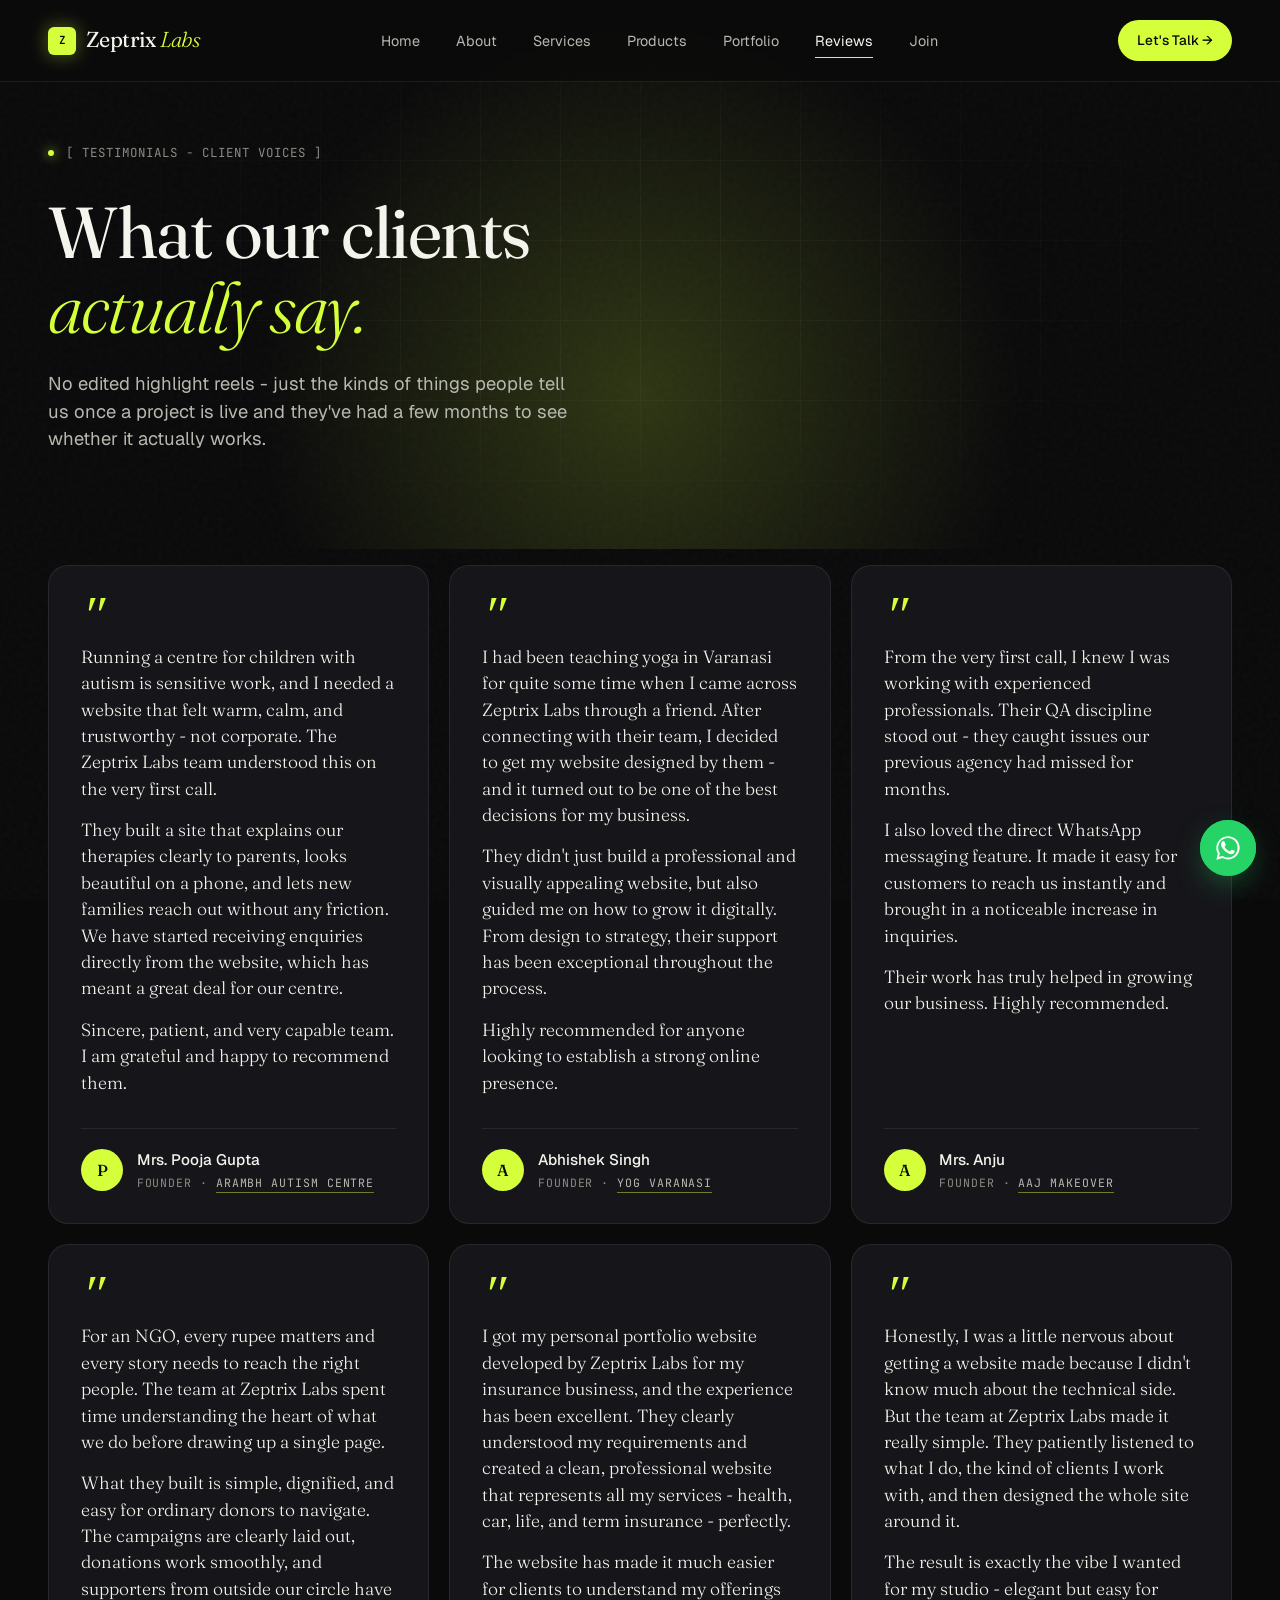
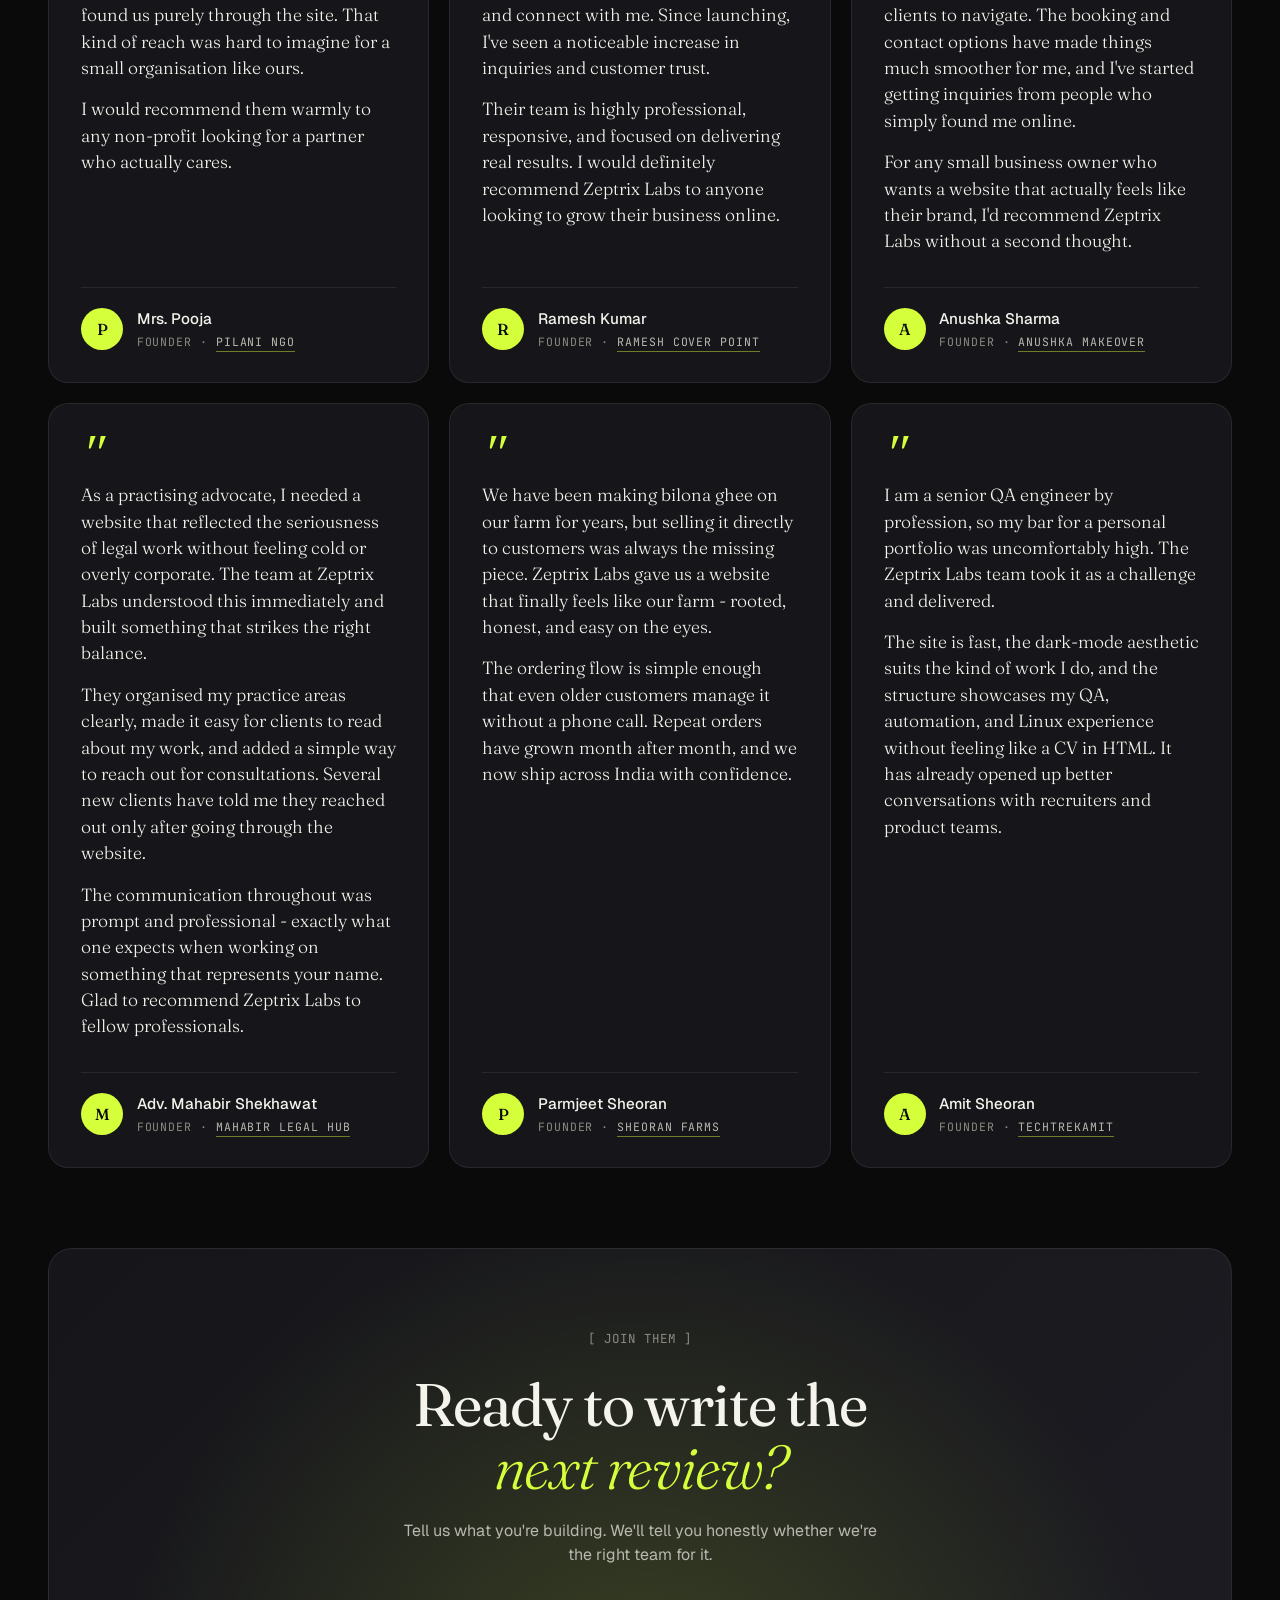
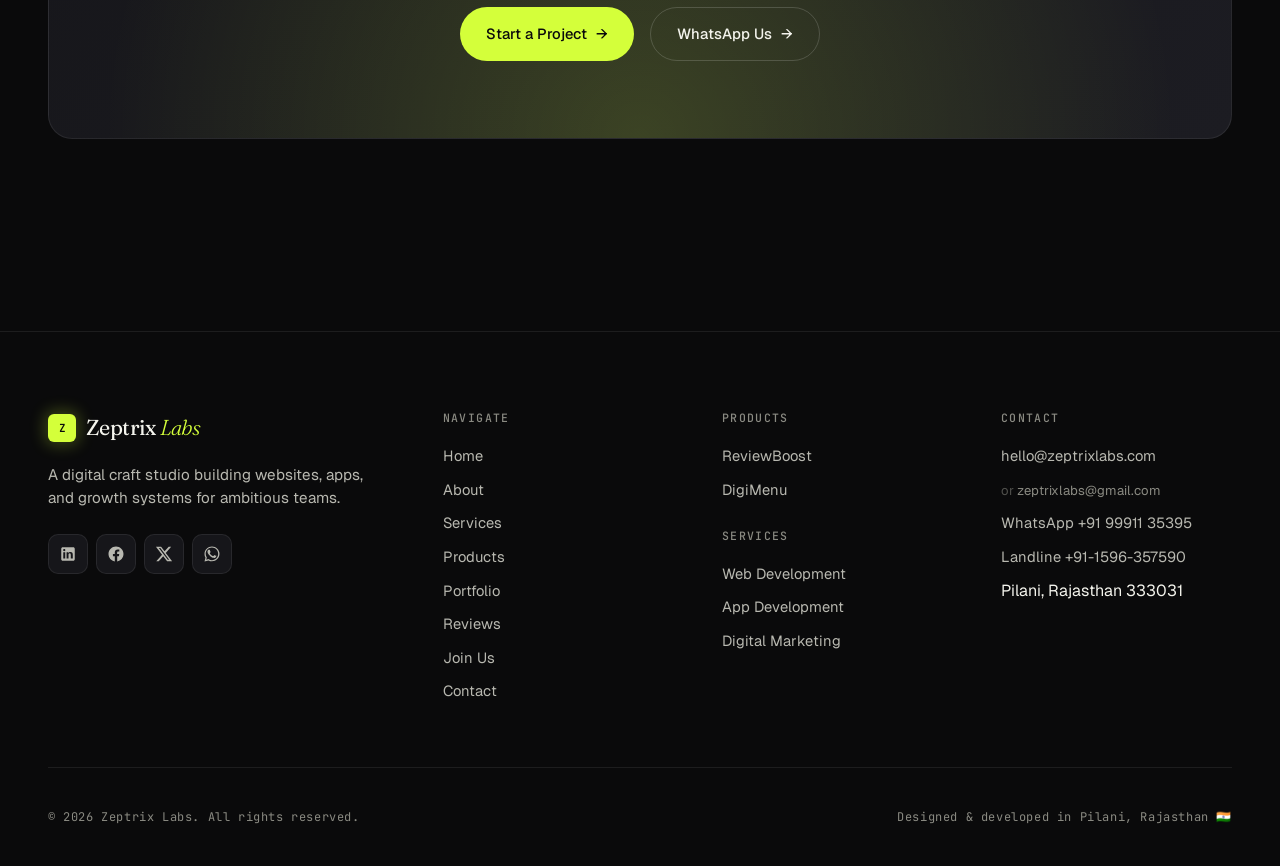
<file: testimonials.html>
﻿<!DOCTYPE html>
<html lang="en">
<head>
  <meta charset="UTF-8">
  <meta name="viewport" content="width=device-width, initial-scale=1.0">
  <title>Testimonials - Zeptrix Labs | Client Reviews</title>
  <meta name="description" content="Real reviews from Zeptrix Labs clients - founders, business owners, and bloggers who shipped with us.">
  <link rel="stylesheet" href="styles.css">
  <link rel="icon" href="data:image/svg+xml,%3Csvg xmlns='http://www.w3.org/2000/svg' viewBox='0 0 100 100'%3E%3Crect width='100' height='100' rx='22' fill='%23d4ff3a'/%3E%3Ctext x='50' y='66' font-family='monospace' font-size='52' font-weight='600' text-anchor='middle' fill='%230a0a0b'%3EZ%3C/text%3E%3C/svg%3E">
</head>
<body>

  <nav class="nav">
    <div class="container nav-inner">
      <a href="index.html" class="logo">
        <span class="logo-mark">Z</span>
        <span>Zeptrix <span class="italic">Labs</span></span>
      </a>
      <ul class="nav-links">
        <li><a href="index.html">Home</a></li>
        <li><a href="about.html">About</a></li>
        <li><a href="services.html">Services</a></li>
        <li><a href="products.html">Products</a></li>
        <li><a href="portfolio.html">Portfolio</a></li>
        <li><a href="testimonials.html" class="active">Reviews</a></li>
        <li><a href="join.html">Join</a></li>
        <li class="nav-link-mobile"><a href="contact.html">Contact</a></li>
      </ul>
      <a href="contact.html" class="nav-cta">Let's Talk →</a>
      <button class="nav-toggle" aria-label="Menu"><span></span><span></span><span></span></button>
    </div>
  </nav>

  <section class="testimonials-hero hero">
    <div class="container">
      <div class="hero-meta mono">
        <span class="dot"></span>
        <span>[ TESTIMONIALS - CLIENT VOICES ]</span>
      </div>
      <h1>What our clients<br><span class="italic">actually say.</span></h1>
      <p>No edited highlight reels - just the kinds of things people tell us once a project is live and they've had a few months to see whether it actually works.</p>
    </div>
  </section>

  <section style="padding-top: 1rem;">
    <div class="container">
      <div class="testimonial-grid" data-stagger>

        <div class="testimonial reveal">
          <div class="quote-mark">"</div>
          <blockquote>
            <p>Running a centre for children with autism is sensitive work, and I needed a website that felt warm, calm, and trustworthy - not corporate. The Zeptrix Labs team understood this on the very first call.</p>
            <p>They built a site that explains our therapies clearly to parents, looks beautiful on a phone, and lets new families reach out without any friction. We have started receiving enquiries directly from the website, which has meant a great deal for our centre.</p>
            <p>Sincere, patient, and very capable team. I am grateful and happy to recommend them.</p>
          </blockquote>
          <div class="testimonial-author">
            <div class="testimonial-avatar">P</div>
            <div class="testimonial-meta">
              <div class="name">Mrs. Pooja Gupta</div>
              <div class="role">Founder · <a href="https://arambhautismcentre.in" target="_blank" rel="noopener">Arambh Autism Centre</a></div>
            </div>
          </div>
        </div>

        <div class="testimonial reveal">
          <div class="quote-mark">"</div>
          <blockquote>
            <p>I had been teaching yoga in Varanasi for quite some time when I came across Zeptrix Labs through a friend. After connecting with their team, I decided to get my website designed by them - and it turned out to be one of the best decisions for my business.</p>
            <p>They didn't just build a professional and visually appealing website, but also guided me on how to grow it digitally. From design to strategy, their support has been exceptional throughout the process.</p>
            <p>Highly recommended for anyone looking to establish a strong online presence.</p>
          </blockquote>
          <div class="testimonial-author">
            <div class="testimonial-avatar">A</div>
            <div class="testimonial-meta">
              <div class="name">Abhishek Singh</div>
              <div class="role">Founder · <a href="https://yog-varanasi.com" target="_blank" rel="noopener">Yog Varanasi</a></div>
            </div>
          </div>
        </div>

        <div class="testimonial reveal">
          <div class="quote-mark">"</div>
          <blockquote>
            <p>From the very first call, I knew I was working with experienced professionals. Their QA discipline stood out - they caught issues our previous agency had missed for months.</p>
            <p>I also loved the direct WhatsApp messaging feature. It made it easy for customers to reach us instantly and brought in a noticeable increase in inquiries.</p>
            <p>Their work has truly helped in growing our business. Highly recommended.</p>
          </blockquote>
          <div class="testimonial-author">
            <div class="testimonial-avatar">A</div>
            <div class="testimonial-meta">
              <div class="name">Mrs. Anju</div>
              <div class="role">Founder · <a href="https://aajmakeover.com" target="_blank" rel="noopener">AAJ Makeover</a></div>
            </div>
          </div>
        </div>

        <div class="testimonial reveal">
          <div class="quote-mark">"</div>
          <blockquote>
            <p>For an NGO, every rupee matters and every story needs to reach the right people. The team at Zeptrix Labs spent time understanding the heart of what we do before drawing up a single page.</p>
            <p>What they built is simple, dignified, and easy for ordinary donors to navigate. The campaigns are clearly laid out, donations work smoothly, and supporters from outside our circle have found us purely through the site. That kind of reach was hard to imagine for a small organisation like ours.</p>
            <p>I would recommend them warmly to any non-profit looking for a partner who actually cares.</p>
          </blockquote>
          <div class="testimonial-author">
            <div class="testimonial-avatar">P</div>
            <div class="testimonial-meta">
              <div class="name">Mrs. Pooja</div>
              <div class="role">Founder · <a href="https://pilani-ngo.com" target="_blank" rel="noopener">Pilani NGO</a></div>
            </div>
          </div>
        </div>

        <div class="testimonial reveal">
          <div class="quote-mark">"</div>
          <blockquote>
            <p>I got my personal portfolio website developed by Zeptrix Labs for my insurance business, and the experience has been excellent. They clearly understood my requirements and created a clean, professional website that represents all my services - health, car, life, and term insurance - perfectly.</p>
            <p>The website has made it much easier for clients to understand my offerings and connect with me. Since launching, I've seen a noticeable increase in inquiries and customer trust.</p>
            <p>Their team is highly professional, responsive, and focused on delivering real results. I would definitely recommend Zeptrix Labs to anyone looking to grow their business online.</p>
          </blockquote>
          <div class="testimonial-author">
            <div class="testimonial-avatar">R</div>
            <div class="testimonial-meta">
              <div class="name">Ramesh Kumar</div>
              <div class="role">Founder · <a href="https://rameshcoverpoint.netlify.app" target="_blank" rel="noopener">Ramesh Cover Point</a></div>
            </div>
          </div>
        </div>

        <div class="testimonial reveal">
          <div class="quote-mark">"</div>
          <blockquote>
            <p>Honestly, I was a little nervous about getting a website made because I didn't know much about the technical side. But the team at Zeptrix Labs made it really simple. They patiently listened to what I do, the kind of clients I work with, and then designed the whole site around it.</p>
            <p>The result is exactly the vibe I wanted for my studio - elegant but easy for clients to navigate. The booking and contact options have made things much smoother for me, and I've started getting inquiries from people who simply found me online.</p>
            <p>For any small business owner who wants a website that actually feels like their brand, I'd recommend Zeptrix Labs without a second thought.</p>
          </blockquote>
          <div class="testimonial-author">
            <div class="testimonial-avatar">A</div>
            <div class="testimonial-meta">
              <div class="name">Anushka Sharma</div>
              <div class="role">Founder · <a href="https://anushka-makeover.netlify.app" target="_blank" rel="noopener">Anushka Makeover</a></div>
            </div>
          </div>
        </div>

        <div class="testimonial reveal">
          <div class="quote-mark">"</div>
          <blockquote>
            <p>As a practising advocate, I needed a website that reflected the seriousness of legal work without feeling cold or overly corporate. The team at Zeptrix Labs understood this immediately and built something that strikes the right balance.</p>
            <p>They organised my practice areas clearly, made it easy for clients to read about my work, and added a simple way to reach out for consultations. Several new clients have told me they reached out only after going through the website.</p>
            <p>The communication throughout was prompt and professional - exactly what one expects when working on something that represents your name. Glad to recommend Zeptrix Labs to fellow professionals.</p>
          </blockquote>
          <div class="testimonial-author">
            <div class="testimonial-avatar">M</div>
            <div class="testimonial-meta">
              <div class="name">Adv. Mahabir Shekhawat</div>
              <div class="role">Founder · <a href="https://mahabir-legal-hub.netlify.app" target="_blank" rel="noopener">Mahabir Legal Hub</a></div>
            </div>
          </div>
        </div>

        <div class="testimonial reveal">
          <div class="quote-mark">"</div>
          <blockquote>
            <p>We have been making bilona ghee on our farm for years, but selling it directly to customers was always the missing piece. Zeptrix Labs gave us a website that finally feels like our farm - rooted, honest, and easy on the eyes.</p>
            <p>The ordering flow is simple enough that even older customers manage it without a phone call. Repeat orders have grown month after month, and we now ship across India with confidence.</p>
          </blockquote>
          <div class="testimonial-author">
            <div class="testimonial-avatar">P</div>
            <div class="testimonial-meta">
              <div class="name">Parmjeet Sheoran</div>
              <div class="role">Founder · <a href="https://sheoran-farms.netlify.app" target="_blank" rel="noopener">Sheoran Farms</a></div>
            </div>
          </div>
        </div>

        <div class="testimonial reveal">
          <div class="quote-mark">"</div>
          <blockquote>
            <p>I am a senior QA engineer by profession, so my bar for a personal portfolio was uncomfortably high. The Zeptrix Labs team took it as a challenge and delivered.</p>
            <p>The site is fast, the dark-mode aesthetic suits the kind of work I do, and the structure showcases my QA, automation, and Linux experience without feeling like a CV in HTML. It has already opened up better conversations with recruiters and product teams.</p>
          </blockquote>
          <div class="testimonial-author">
            <div class="testimonial-avatar">A</div>
            <div class="testimonial-meta">
              <div class="name">Amit Sheoran</div>
              <div class="role">Founder · <a href="https://techtrekamit.netlify.app" target="_blank" rel="noopener">TechTrekAmit</a></div>
            </div>
          </div>
        </div>

      </div>

      <div class="cta-banner reveal" style="margin-top: 5rem;">
        <div class="label mono">[ Join Them ]</div>
        <h2>Ready to write the<br><span class="italic">next review?</span></h2>
        <p>Tell us what you're building. We'll tell you honestly whether we're the right team for it.</p>
        <div class="cta-banner-actions">
          <a href="contact.html" class="btn btn-primary">Start a Project <span class="arrow">→</span></a>
          <a href="https://wa.me/919991135395" target="_blank" rel="noopener" class="btn btn-ghost">WhatsApp Us <span class="arrow">→</span></a>
        </div>
      </div>
    </div>
  </section>

  <footer class="footer">
    <div class="container">
      <div class="footer-top">
        <div class="footer-brand">
          <a href="index.html" class="logo">
            <span class="logo-mark">Z</span>
            <span>Zeptrix <span class="italic">Labs</span></span>
          </a>
          <p>A digital craft studio building websites, apps, and growth systems for ambitious teams.</p>
          <div class="footer-socials">
            <a href="https://www.linkedin.com/company/zeptrix-labs" target="_blank" rel="noopener" aria-label="LinkedIn"><svg width="18" height="18" viewBox="0 0 24 24" fill="currentColor"><path d="M19 3H5C3.9 3 3 3.9 3 5v14c0 1.1.9 2 2 2h14c1.1 0 2-.9 2-2V5c0-1.1-.9-2-2-2zM8.3 18H5.7V9.5h2.6V18zM7 8.3c-.8 0-1.5-.7-1.5-1.5S6.2 5.3 7 5.3s1.5.7 1.5 1.5S7.8 8.3 7 8.3zM18.3 18h-2.6v-4.6c0-1 0-2.3-1.4-2.3s-1.6 1.1-1.6 2.2V18h-2.6V9.5h2.5v1.1h.1c.4-.7 1.2-1.4 2.5-1.4 2.7 0 3.2 1.7 3.2 4V18z"/></svg></a>
            <a href="#" aria-label="Instagram" class="social-hidden"><svg width="18" height="18" viewBox="0 0 24 24" fill="none" stroke="currentColor" stroke-width="1.8"><rect x="3" y="3" width="18" height="18" rx="5"/><circle cx="12" cy="12" r="4"/><circle cx="17.5" cy="6.5" r="0.6" fill="currentColor"/></svg></a>
            <a href="https://www.facebook.com/zeptrixlabs" target="_blank" rel="noopener" aria-label="Facebook"><svg width="18" height="18" viewBox="0 0 24 24" fill="currentColor"><path d="M22 12c0-5.5-4.5-10-10-10S2 6.5 2 12c0 5 3.7 9.1 8.4 9.9v-7H7.9V12h2.5V9.8c0-2.5 1.5-3.9 3.8-3.9 1.1 0 2.2.2 2.2.2v2.5h-1.3c-1.2 0-1.6.8-1.6 1.6V12h2.8l-.4 2.9h-2.3v7C18.3 21.1 22 17 22 12z"/></svg></a>
            <a href="https://x.com/zeptrixlabs" target="_blank" rel="noopener" aria-label="X"><svg width="18" height="18" viewBox="0 0 24 24" fill="currentColor"><path d="M18.244 2.25h3.308l-7.227 8.26 8.502 11.24H16.17l-5.214-6.817L4.99 21.75H1.68l7.73-8.835L1.254 2.25H8.08l4.713 6.231zm-1.161 17.52h1.833L7.084 4.126H5.117z"/></svg></a>
            <a href="https://wa.me/919991135395" target="_blank" rel="noopener" aria-label="WhatsApp"><svg width="18" height="18" viewBox="0 0 24 24" fill="currentColor"><path d="M17.5 14.4c-.3-.1-1.7-.8-2-.9-.3-.1-.5-.1-.7.1-.2.3-.7.9-.9 1.1-.2.2-.3.2-.6.1-.3-.1-1.3-.5-2.4-1.5-.9-.8-1.5-1.8-1.7-2.1-.2-.3 0-.4.1-.6.1-.1.3-.3.4-.5.1-.2.2-.3.3-.5.1-.2 0-.4 0-.5 0-.1-.7-1.7-.9-2.3-.2-.6-.5-.5-.7-.5h-.6c-.2 0-.5.1-.8.4-.3.3-1 1-1 2.4 0 1.4 1 2.8 1.2 3 .1.2 2 3.1 4.9 4.4.7.3 1.2.5 1.6.6.7.2 1.3.2 1.8.1.5-.1 1.7-.7 2-1.4.2-.7.2-1.2.2-1.4-.1-.1-.3-.2-.6-.3zM12 2C6.5 2 2 6.5 2 12c0 1.7.4 3.4 1.3 4.9L2 22l5.3-1.4c1.4.8 3 1.2 4.7 1.2 5.5 0 10-4.5 10-10S17.5 2 12 2zm0 18.2c-1.5 0-3-.4-4.3-1.2l-.3-.2-3.1.8.8-3-.2-.3c-.9-1.4-1.3-3-1.3-4.6 0-4.6 3.7-8.3 8.3-8.3 4.6 0 8.3 3.7 8.3 8.3.1 4.6-3.6 8.5-8.2 8.5z"/></svg></a>
          </div>
        </div>
        <div class="footer-col">
          <h4>Navigate</h4>
          <ul>
            <li><a href="index.html">Home</a></li>
            <li><a href="about.html">About</a></li>
            <li><a href="services.html">Services</a></li>
            <li><a href="products.html">Products</a></li>
            <li><a href="portfolio.html">Portfolio</a></li>
            <li><a href="testimonials.html">Reviews</a></li>
            <li><a href="join.html">Join Us</a></li>
            <li><a href="contact.html">Contact</a></li>
          </ul>
        </div>
        <div class="footer-col">
          <h4>Products</h4>
          <ul>
            <li><a href="products.html#reviewboost">ReviewBoost</a></li>
            <li><a href="products.html#digimenu">DigiMenu</a></li>
          </ul>
          <h4 style="margin-top: 1.75rem;">Services</h4>
          <ul>
            <li><a href="services.html#web">Web Development</a></li>
            <li><a href="services.html#apps">App Development</a></li>
            <li><a href="services.html#marketing">Digital Marketing</a></li>
          </ul>
        </div>
        <div class="footer-col">
          <h4>Contact</h4>
          <ul>
            <li><a href="mailto:hello@zeptrixlabs.com">hello@zeptrixlabs.com</a></li>
            <li><a href="mailto:zeptrixlabs@gmail.com" class="alt-email">zeptrixlabs@gmail.com</a></li>
            <li><a href="https://wa.me/919991135395">WhatsApp +91 99911 35395</a></li>
            <li><a href="tel:+911596357590">Landline +91-1596-357590</a></li>
            <li>Pilani, Rajasthan 333031</li>
          </ul>
        </div>
      </div>
      <div class="footer-bottom">
        <p>© 2026 Zeptrix Labs. All rights reserved.</p>
        <p>Designed & developed in Pilani, Rajasthan 🇮🇳</p>
      </div>
    </div>
  </footer>

  <a href="https://wa.me/919991135395" class="whatsapp-float" target="_blank" rel="noopener" aria-label="Chat on WhatsApp">
    <svg width="28" height="28" viewBox="0 0 24 24" fill="currentColor"><path d="M17.5 14.4c-.3-.1-1.7-.8-2-.9-.3-.1-.5-.1-.7.1-.2.3-.7.9-.9 1.1-.2.2-.3.2-.6.1-.3-.1-1.3-.5-2.4-1.5-.9-.8-1.5-1.8-1.7-2.1-.2-.3 0-.4.1-.6.1-.1.3-.3.4-.5.1-.2.2-.3.3-.5.1-.2 0-.4 0-.5 0-.1-.7-1.7-.9-2.3-.2-.6-.5-.5-.7-.5h-.6c-.2 0-.5.1-.8.4-.3.3-1 1-1 2.4 0 1.4 1 2.8 1.2 3 .1.2 2 3.1 4.9 4.4.7.3 1.2.5 1.6.6.7.2 1.3.2 1.8.1.5-.1 1.7-.7 2-1.4.2-.7.2-1.2.2-1.4-.1-.1-.3-.2-.6-.3zM12 2C6.5 2 2 6.5 2 12c0 1.7.4 3.4 1.3 4.9L2 22l5.3-1.4c1.4.8 3 1.2 4.7 1.2 5.5 0 10-4.5 10-10S17.5 2 12 2zm0 18.2c-1.5 0-3-.4-4.3-1.2l-.3-.2-3.1.8.8-3-.2-.3c-.9-1.4-1.3-3-1.3-4.6 0-4.6 3.7-8.3 8.3-8.3 4.6 0 8.3 3.7 8.3 8.3.1 4.6-3.6 8.5-8.2 8.5z"/></svg>
  </a>

  <script src="script.js"></script>
</body>
</html>
</file>
<file: styles.css>
/* ============================================
   ZEPTRIX LABS — DESIGN SYSTEM
   Editorial tech aesthetic | Dark + electric lime
   ============================================ */

@import url('https://fonts.googleapis.com/css2?family=Fraunces:ital,opsz,wght@0,9..144,300;0,9..144,400;0,9..144,500;0,9..144,600;1,9..144,400;1,9..144,500&family=Geist:wght@300;400;500;600;700&family=JetBrains+Mono:wght@400;500&display=swap');

:root {
  /* Surfaces */
  --bg: #0a0a0b;
  --bg-elevated: #111114;
  --surface: #16161a;
  --surface-2: #1c1c22;
  --border: rgba(255, 255, 255, 0.08);
  --border-strong: rgba(255, 255, 255, 0.16);

  /* Text */
  --text: #f4f4ed;
  --text-muted: #8a8a82;
  --text-soft: #b8b8b0;

  /* Accents */
  --lime: #d4ff3a;
  --lime-soft: rgba(212, 255, 58, 0.12);
  --amber: #ff8a3d;
  --cyan: #5ee7df;

  /* Fonts */
  --font-display: 'Fraunces', 'Times New Roman', serif;
  --font-body: 'Geist', system-ui, sans-serif;
  --font-mono: 'JetBrains Mono', 'Courier New', monospace;

  /* Layout */
  --container: 1280px;
  --gutter: clamp(1.25rem, 4vw, 3rem);

  /* Motion */
  --ease: cubic-bezier(0.22, 1, 0.36, 1);
}

/* Reset */
*, *::before, *::after { box-sizing: border-box; margin: 0; padding: 0; }
html { scroll-behavior: smooth; -webkit-font-smoothing: antialiased; }
body {
  font-family: var(--font-body);
  background: var(--bg);
  color: var(--text);
  line-height: 1.5;
  font-weight: 400;
  overflow-x: hidden;
  position: relative;
}

/* Subtle grain overlay */
body::before {
  content: '';
  position: fixed;
  inset: 0;
  pointer-events: none;
  z-index: 1;
  opacity: 0.03;
  background-image: url("data:image/svg+xml,%3Csvg viewBox='0 0 200 200' xmlns='http://www.w3.org/2000/svg'%3E%3Cfilter id='n'%3E%3CfeTurbulence type='fractalNoise' baseFrequency='0.9' numOctaves='3'/%3E%3C/filter%3E%3Crect width='100%25' height='100%25' filter='url(%23n)'/%3E%3C/svg%3E");
}

img { max-width: 100%; display: block; }
a { color: inherit; text-decoration: none; }
button { font: inherit; cursor: pointer; border: none; background: none; color: inherit; }
input, textarea { font: inherit; color: inherit; }

/* Typography */
h1, h2, h3, h4 { font-family: var(--font-display); font-weight: 400; letter-spacing: -0.02em; line-height: 1.05; }
.italic { font-style: italic; font-weight: 300; }
.mono { font-family: var(--font-mono); font-size: 0.78rem; letter-spacing: 0.08em; text-transform: uppercase; }

/* Layout */
.container {
  max-width: var(--container);
  margin: 0 auto;
  padding: 0 var(--gutter);
  position: relative;
  z-index: 2;
}

/* ============================================
   NAVIGATION
   ============================================ */
.nav {
  position: fixed;
  top: 0; left: 0; right: 0;
  z-index: 100;
  padding: 1.25rem 0;
  background: rgba(10, 10, 11, 0.7);
  backdrop-filter: blur(20px);
  -webkit-backdrop-filter: blur(20px);
  border-bottom: 1px solid var(--border);
  transition: padding 0.3s var(--ease);
}
.nav-inner {
  display: flex;
  align-items: center;
  justify-content: space-between;
  gap: 2rem;
}
.logo {
  display: flex;
  align-items: center;
  gap: 0.6rem;
  font-family: var(--font-display);
  font-size: 1.35rem;
  letter-spacing: -0.02em;
}
.logo-mark {
  width: 28px; height: 28px;
  background: var(--lime);
  border-radius: 6px;
  position: relative;
  display: grid;
  place-items: center;
  color: var(--bg);
  font-family: var(--font-mono);
  font-size: 0.7rem;
  font-weight: 600;
}
.logo-mark::after {
  content: '';
  position: absolute;
  inset: -3px;
  background: var(--lime);
  border-radius: 8px;
  opacity: 0.25;
  filter: blur(8px);
  z-index: -1;
}
.logo span.italic { font-style: italic; color: var(--lime); }

.nav-links {
  display: flex;
  gap: 2.25rem;
  list-style: none;
}
.nav-links a {
  font-size: 0.9rem;
  color: var(--text-soft);
  position: relative;
  padding: 0.25rem 0;
  transition: color 0.2s var(--ease);
}
.nav-links a:hover, .nav-links a.active { color: var(--text); }
.nav-links a.active::after {
  content: '';
  position: absolute;
  bottom: -4px; left: 0;
  width: 100%; height: 1px;
  background: var(--lime);
}

.nav-cta {
  padding: 0.65rem 1.2rem;
  background: var(--lime);
  color: var(--bg);
  border-radius: 100px;
  font-size: 0.85rem;
  font-weight: 500;
  transition: transform 0.2s var(--ease), box-shadow 0.2s var(--ease);
}
.nav-cta:hover {
  transform: translateY(-1px);
  box-shadow: 0 8px 30px -8px rgba(212, 255, 58, 0.5);
}

.nav-toggle {
  display: none;
  width: 40px; height: 40px;
  flex-direction: column;
  justify-content: center;
  gap: 5px;
  padding: 0 10px;
}
.nav-toggle span {
  width: 100%; height: 1.5px;
  background: var(--text);
  transition: transform 0.3s var(--ease);
}

@media (max-width: 900px) {
  .nav-links, .nav-cta { display: none; }
  .nav-toggle { display: flex; }
  .nav-links.open {
    display: flex;
    position: absolute;
    top: 100%; left: 0; right: 0;
    flex-direction: column;
    background: var(--bg-elevated);
    padding: 1.5rem var(--gutter);
    gap: 1rem;
    border-bottom: 1px solid var(--border);
  }
}

/* ============================================
   BUTTONS
   ============================================ */
.btn {
  display: inline-flex;
  align-items: center;
  gap: 0.6rem;
  padding: 0.95rem 1.6rem;
  border-radius: 100px;
  font-size: 0.92rem;
  font-weight: 500;
  transition: transform 0.25s var(--ease), background 0.25s var(--ease), box-shadow 0.25s var(--ease);
  white-space: nowrap;
}
.btn-primary {
  background: var(--lime);
  color: var(--bg);
}
.btn-primary:hover {
  transform: translateY(-2px);
  box-shadow: 0 12px 40px -10px rgba(212, 255, 58, 0.6);
}
.btn-ghost {
  background: transparent;
  color: var(--text);
  border: 1px solid var(--border-strong);
}
.btn-ghost:hover {
  background: var(--surface);
  border-color: var(--text);
}
.btn .arrow {
  display: inline-block;
  transition: transform 0.25s var(--ease);
}
.btn:hover .arrow { transform: translateX(4px); }

/* ============================================
   HERO
   ============================================ */
.hero {
  padding: 9rem 0 6rem;
  position: relative;
  overflow: hidden;
}
.hero::before {
  content: '';
  position: absolute;
  top: -10%; left: 50%;
  transform: translateX(-50%);
  width: 900px; height: 900px;
  background: radial-gradient(circle, rgba(212, 255, 58, 0.18) 0%, transparent 60%);
  pointer-events: none;
}
.hero::after {
  content: '';
  position: absolute;
  inset: 0;
  background-image:
    linear-gradient(rgba(255, 255, 255, 0.03) 1px, transparent 1px),
    linear-gradient(90deg, rgba(255, 255, 255, 0.03) 1px, transparent 1px);
  background-size: 80px 80px;
  mask-image: radial-gradient(ellipse at center, black 30%, transparent 75%);
  -webkit-mask-image: radial-gradient(ellipse at center, black 30%, transparent 75%);
  pointer-events: none;
}

.hero-meta {
  display: flex;
  align-items: center;
  gap: 0.75rem;
  margin-bottom: 2rem;
  color: var(--text-muted);
  opacity: 0;
  animation: fadeUp 0.8s var(--ease) 0.1s forwards;
}
.hero-meta .dot {
  width: 6px; height: 6px;
  border-radius: 50%;
  background: var(--lime);
  box-shadow: 0 0 12px var(--lime);
  animation: pulse 2s ease-in-out infinite;
}
.hero h1 {
  font-size: clamp(2.5rem, 7vw, 5.5rem);
  margin-bottom: 1.75rem;
  max-width: 1100px;
  opacity: 0;
  animation: fadeUp 0.9s var(--ease) 0.2s forwards;
}
.hero h1 .lime { color: var(--lime); }
.hero p.lead {
  font-size: clamp(1.05rem, 1.4vw, 1.2rem);
  color: var(--text-soft);
  max-width: 600px;
  margin-bottom: 2.5rem;
  opacity: 0;
  animation: fadeUp 0.9s var(--ease) 0.35s forwards;
}
.hero-actions {
  display: flex;
  gap: 1rem;
  flex-wrap: wrap;
  opacity: 0;
  animation: fadeUp 0.9s var(--ease) 0.5s forwards;
}

.hero-stats {
  display: grid;
  grid-template-columns: repeat(auto-fit, minmax(180px, 1fr));
  gap: 2rem;
  margin-top: 5rem;
  padding-top: 3rem;
  border-top: 1px solid var(--border);
  opacity: 0;
  animation: fadeUp 0.9s var(--ease) 0.7s forwards;
}
.stat-num {
  font-family: var(--font-display);
  font-size: 2.75rem;
  letter-spacing: -0.03em;
  color: var(--text);
}
.stat-num .italic { color: var(--lime); }
.stat-label {
  font-family: var(--font-mono);
  font-size: 0.72rem;
  text-transform: uppercase;
  letter-spacing: 0.1em;
  color: var(--text-muted);
  margin-top: 0.4rem;
}

@keyframes fadeUp {
  from { opacity: 0; transform: translateY(20px); }
  to { opacity: 1; transform: translateY(0); }
}
@keyframes pulse {
  0%, 100% { opacity: 1; transform: scale(1); }
  50% { opacity: 0.5; transform: scale(1.3); }
}

/* ============================================
   SECTIONS — GENERAL
   ============================================ */
section { padding: 6rem 0; position: relative; }
.section-header {
  display: flex;
  align-items: flex-end;
  justify-content: space-between;
  gap: 2rem;
  margin-bottom: 4rem;
  flex-wrap: wrap;
}
.section-header .label {
  display: flex;
  align-items: center;
  gap: 0.6rem;
  color: var(--text-muted);
  margin-bottom: 1rem;
}
.section-header .label::before {
  content: '';
  width: 24px; height: 1px;
  background: var(--lime);
}
.section-header h2 {
  font-size: clamp(2rem, 4.5vw, 3.5rem);
  max-width: 700px;
}
.section-header h2 .italic { color: var(--lime); }
.section-header .subtitle {
  color: var(--text-soft);
  max-width: 380px;
  font-size: 1rem;
}

/* ============================================
   SERVICES CARDS
   ============================================ */
.services-grid {
  display: grid;
  grid-template-columns: repeat(3, 1fr);
  gap: 1.25rem;
}
@media (max-width: 900px) {
  .services-grid { grid-template-columns: 1fr; }
}

.service-card {
  background: var(--surface);
  border: 1px solid var(--border);
  border-radius: 20px;
  padding: 2rem;
  position: relative;
  overflow: hidden;
  transition: transform 0.4s var(--ease), border-color 0.4s var(--ease);
  display: flex;
  flex-direction: column;
  min-height: 360px;
}
.service-card::before {
  content: '';
  position: absolute;
  inset: 0;
  background: radial-gradient(circle at 50% -20%, rgba(212, 255, 58, 0.18), transparent 60%);
  opacity: 0;
  transition: opacity 0.5s var(--ease);
  pointer-events: none;
}
.service-card:hover {
  transform: translateY(-6px);
  border-color: rgba(212, 255, 58, 0.3);
}
.service-card:hover::before { opacity: 1; }

.service-num {
  font-family: var(--font-mono);
  font-size: 0.8rem;
  color: var(--text-muted);
  margin-bottom: 1.5rem;
}
.service-icon {
  width: 56px; height: 56px;
  border-radius: 14px;
  background: var(--lime-soft);
  border: 1px solid rgba(212, 255, 58, 0.2);
  display: grid;
  place-items: center;
  margin-bottom: 1.75rem;
  color: var(--lime);
}
.service-card h3 {
  font-size: 1.65rem;
  margin-bottom: 0.85rem;
}
.service-card p {
  color: var(--text-soft);
  font-size: 0.95rem;
  margin-bottom: 1.5rem;
  flex: 1;
}
.service-card .link {
  display: inline-flex;
  align-items: center;
  gap: 0.5rem;
  color: var(--lime);
  font-size: 0.9rem;
  font-weight: 500;
}
.service-card .link .arrow { transition: transform 0.25s var(--ease); }
.service-card:hover .link .arrow { transform: translateX(4px); }

/* ============================================
   PORTFOLIO
   ============================================ */
.portfolio-grid {
  display: grid;
  grid-template-columns: 1fr 1fr;
  gap: 1.5rem;
}
.portfolio-grid > :first-child { grid-column: 1 / -1; }
@media (max-width: 900px) {
  .portfolio-grid { grid-template-columns: 1fr; }
}

.work-card {
  background: var(--surface);
  border: 1px solid var(--border);
  border-radius: 20px;
  padding: 1.5rem;
  position: relative;
  overflow: hidden;
  transition: border-color 0.4s var(--ease);
}
.work-card:hover { border-color: var(--border-strong); }

.work-preview {
  aspect-ratio: 16 / 10;
  border-radius: 14px;
  overflow: hidden;
  margin-bottom: 1.5rem;
  position: relative;
  background: var(--surface-2);
}
.work-preview .browser-bar {
  position: absolute;
  top: 0; left: 0; right: 0;
  height: 28px;
  background: rgba(0, 0, 0, 0.4);
  display: flex;
  align-items: center;
  padding: 0 12px;
  gap: 6px;
  z-index: 2;
  border-bottom: 1px solid var(--border);
}
.work-preview .browser-bar .dot {
  width: 9px; height: 9px;
  border-radius: 50%;
}
.work-preview .browser-bar .dot:nth-child(1) { background: #ff5f57; }
.work-preview .browser-bar .dot:nth-child(2) { background: #ffbd2e; }
.work-preview .browser-bar .dot:nth-child(3) { background: #28ca42; }
.work-preview .browser-bar .url {
  margin-left: 12px;
  font-family: var(--font-mono);
  font-size: 0.7rem;
  color: var(--text-muted);
}

.work-mock {
  position: absolute;
  inset: 28px 0 0 0;
  display: grid;
  place-items: center;
  text-align: center;
  padding: 2rem;
  transition: transform 0.6s var(--ease);
}
.work-card:hover .work-mock { transform: scale(1.04); }

/* Project-specific mocks */
.mock-yog {
  background: linear-gradient(135deg, #2c1810 0%, #5d2e0a 50%, #8b4513 100%);
}
.mock-yog::before {
  content: '';
  position: absolute;
  inset: 28px 0 0 0;
  background: radial-gradient(circle at 30% 60%, rgba(255, 165, 0, 0.3), transparent 50%);
}
.mock-aaj {
  background: linear-gradient(135deg, #1a0a1f 0%, #3d1538 50%, #7a2d65 100%);
}
.mock-aaj::before {
  content: '';
  position: absolute;
  inset: 28px 0 0 0;
  background: radial-gradient(circle at 70% 40%, rgba(255, 105, 180, 0.25), transparent 50%);
}
.mock-pilani {
  background: linear-gradient(135deg, #0a1f1a 0%, #14453d 50%, #2d8870 100%);
}
.mock-pilani::before {
  content: '';
  position: absolute;
  inset: 28px 0 0 0;
  background: radial-gradient(circle at 40% 50%, rgba(94, 231, 223, 0.25), transparent 50%);
}
.mock-anushka {
  background: linear-gradient(135deg, #2a0a1f 0%, #5d1a3d 50%, #9c2d65 100%);
}
.mock-anushka::before {
  content: '';
  position: absolute;
  inset: 28px 0 0 0;
  background: radial-gradient(circle at 60% 50%, rgba(255, 140, 180, 0.3), transparent 55%);
}
.mock-mahabir {
  background: linear-gradient(135deg, #0a141f 0%, #14253d 50%, #1f3a5c 100%);
}
.mock-mahabir::before {
  content: '';
  position: absolute;
  inset: 28px 0 0 0;
  background: radial-gradient(circle at 35% 55%, rgba(212, 180, 100, 0.22), transparent 55%);
}
.mock-arambh {
  background: linear-gradient(135deg, #2a1408 0%, #5d2e10 50%, #c46a26 100%);
}
.mock-arambh::before {
  content: '';
  position: absolute;
  inset: 28px 0 0 0;
  background: radial-gradient(circle at 50% 50%, rgba(255, 139, 69, 0.32), transparent 55%);
}
.mock-sheoran {
  background: linear-gradient(135deg, #1a1408 0%, #4a3812 50%, #c9820a 100%);
}
.mock-sheoran::before {
  content: '';
  position: absolute;
  inset: 28px 0 0 0;
  background: radial-gradient(circle at 45% 55%, rgba(218, 165, 32, 0.3), transparent 55%);
}
.mock-techtrek {
  background: linear-gradient(135deg, #060609 0%, #0e1a14 50%, #143523 100%);
}
.mock-techtrek::before {
  content: '';
  position: absolute;
  inset: 28px 0 0 0;
  background: radial-gradient(circle at 50% 60%, rgba(57, 255, 133, 0.28), transparent 55%);
}
.mock-reviewboost {
  background: linear-gradient(135deg, #0a1a0f 0%, #0f3325 50%, #1a6b48 100%);
}
.mock-reviewboost::before {
  content: '';
  position: absolute;
  inset: 28px 0 0 0;
  background: radial-gradient(circle at 50% 50%, rgba(212, 255, 58, 0.28), transparent 55%);
}
.mock-reviewboost-client {
  background: linear-gradient(135deg, #0b0f1f 0%, #1c2347 50%, #364080 100%);
}
.mock-reviewboost-client::before {
  content: '';
  position: absolute;
  inset: 28px 0 0 0;
  background: radial-gradient(circle at 50% 45%, rgba(94, 231, 223, 0.28), transparent 55%);
}
.mock-digimenu {
  background: linear-gradient(135deg, #1f0a0a 0%, #3d1414 50%, #7a2828 100%);
}
.mock-digimenu::before {
  content: '';
  position: absolute;
  inset: 28px 0 0 0;
  background: radial-gradient(circle at 50% 50%, rgba(255, 140, 80, 0.28), transparent 55%);
}

.mock-content {
  position: relative;
  z-index: 1;
  font-family: var(--font-display);
}
.mock-content .mock-title {
  font-size: clamp(1.4rem, 3vw, 2.2rem);
  font-style: italic;
  color: rgba(255, 255, 255, 0.95);
  line-height: 1.2;
  letter-spacing: -0.02em;
}
.mock-content .mock-sub {
  font-family: var(--font-mono);
  font-size: 0.7rem;
  letter-spacing: 0.2em;
  color: rgba(255, 255, 255, 0.5);
  text-transform: uppercase;
  margin-top: 0.75rem;
}

.work-meta {
  display: flex;
  align-items: flex-end;
  justify-content: space-between;
  gap: 1rem;
  margin-bottom: 0.75rem;
  flex-wrap: wrap;
}
.work-tag {
  display: inline-flex;
  align-items: center;
  gap: 0.4rem;
  padding: 0.35rem 0.7rem;
  border: 1px solid var(--border);
  border-radius: 100px;
  font-family: var(--font-mono);
  font-size: 0.7rem;
  text-transform: uppercase;
  letter-spacing: 0.08em;
  color: var(--text-muted);
}
.work-card h3 {
  font-size: 1.5rem;
  margin-bottom: 0.4rem;
}
.work-card p {
  color: var(--text-soft);
  font-size: 0.95rem;
  margin-bottom: 1rem;
}
.work-link {
  display: inline-flex;
  align-items: center;
  gap: 0.5rem;
  color: var(--lime);
  font-size: 0.9rem;
  font-weight: 500;
  padding-top: 0.75rem;
  border-top: 1px solid var(--border);
  width: 100%;
  justify-content: space-between;
}
.work-link .arrow { transition: transform 0.25s var(--ease); }
.work-card:hover .work-link .arrow { transform: translate(4px, -4px); }

/* ============================================
   TESTIMONIALS
   ============================================ */
.testimonials {
  background: var(--bg-elevated);
  border-top: 1px solid var(--border);
  border-bottom: 1px solid var(--border);
}
.testimonial-grid {
  display: grid;
  grid-template-columns: repeat(3, 1fr);
  gap: 1.25rem;
}
@media (max-width: 900px) {
  .testimonial-grid { grid-template-columns: 1fr; }
}
@media (min-width: 901px) and (max-width: 1100px) {
  .testimonial-grid { grid-template-columns: 1fr 1fr; }
}

.testimonial {
  background: var(--surface);
  border: 1px solid var(--border);
  border-radius: 20px;
  padding: 2rem;
  display: flex;
  flex-direction: column;
  position: relative;
  transition: border-color 0.3s var(--ease), transform 0.3s var(--ease);
}
.testimonial:hover {
  border-color: var(--border-strong);
  transform: translateY(-3px);
}
.testimonial .quote-mark {
  font-family: var(--font-display);
  font-style: italic;
  font-size: 4rem;
  line-height: 0.6;
  color: var(--lime);
  margin-bottom: 1rem;
  height: 30px;
  overflow: hidden;
}
.testimonial blockquote {
  font-family: var(--font-display);
  font-size: 1.1rem;
  line-height: 1.5;
  color: var(--text);
  margin-bottom: 2rem;
  flex: 1;
  font-weight: 300;
}
.testimonial-author {
  display: flex;
  align-items: center;
  gap: 0.85rem;
  padding-top: 1.25rem;
  border-top: 1px solid var(--border);
}
.testimonial-avatar {
  width: 42px; height: 42px;
  border-radius: 50%;
  display: grid;
  place-items: center;
  font-family: var(--font-display);
  font-size: 1rem;
  color: var(--bg);
  font-weight: 500;
  background: var(--lime);
}
.testimonial-meta .name { font-size: 0.95rem; font-weight: 500; }
.testimonial-meta .role {
  font-family: var(--font-mono);
  font-size: 0.72rem;
  text-transform: uppercase;
  letter-spacing: 0.08em;
  color: var(--text-muted);
  margin-top: 0.15rem;
}

/* ============================================
   MARQUEE
   ============================================ */
.marquee {
  overflow: hidden;
  padding: 2rem 0;
  border-top: 1px solid var(--border);
  border-bottom: 1px solid var(--border);
  background: var(--bg-elevated);
  position: relative;
  z-index: 2;
}
.marquee-track {
  display: flex;
  gap: 4rem;
  animation: scroll 30s linear infinite;
  white-space: nowrap;
  width: max-content;
}
.marquee-item {
  font-family: var(--font-display);
  font-size: clamp(1.5rem, 3vw, 2.4rem);
  color: var(--text-soft);
  display: inline-flex;
  align-items: center;
  gap: 4rem;
}
.marquee-item .italic { color: var(--lime); font-weight: 300; }
.marquee-item::after {
  content: '◆';
  color: var(--lime);
  font-size: 0.6em;
}
@keyframes scroll {
  to { transform: translateX(-50%); }
}

/* ============================================
   CTA BANNER
   ============================================ */
.cta-banner {
  margin: 6rem auto 0;
  background: linear-gradient(135deg, var(--surface) 0%, var(--surface-2) 100%);
  border: 1px solid var(--border);
  border-radius: 24px;
  padding: clamp(3rem, 6vw, 5rem);
  position: relative;
  overflow: hidden;
  text-align: center;
}
.cta-banner::before {
  content: '';
  position: absolute;
  inset: 0;
  background: radial-gradient(circle at 50% 100%, rgba(212, 255, 58, 0.18), transparent 70%);
  pointer-events: none;
}
.cta-banner .label {
  display: inline-flex;
  align-items: center;
  gap: 0.5rem;
  color: var(--text-muted);
  margin-bottom: 1.5rem;
  position: relative;
}
.cta-banner h2 {
  font-size: clamp(2rem, 5vw, 3.75rem);
  margin-bottom: 1.25rem;
  position: relative;
}
.cta-banner h2 .italic { color: var(--lime); }
.cta-banner p {
  color: var(--text-soft);
  max-width: 500px;
  margin: 0 auto 2.5rem;
  position: relative;
}
.cta-banner-actions {
  display: flex;
  justify-content: center;
  gap: 1rem;
  flex-wrap: wrap;
  position: relative;
}

/* ============================================
   ABOUT PAGE
   ============================================ */
.about-hero {
  padding: 9rem 0 4rem;
  position: relative;
}
.about-hero h1 {
  font-size: clamp(2.5rem, 7vw, 5rem);
  max-width: 1000px;
  margin-bottom: 2rem;
}
.about-hero h1 .italic { color: var(--lime); }
.about-hero p {
  font-size: 1.15rem;
  color: var(--text-soft);
  max-width: 600px;
}

.about-grid {
  display: grid;
  grid-template-columns: 1fr 1fr;
  gap: 1.5rem;
  margin-top: 4rem;
}
@media (max-width: 900px) { .about-grid { grid-template-columns: 1fr; } }
.about-card {
  background: var(--surface);
  border: 1px solid var(--border);
  border-radius: 20px;
  padding: 2.5rem;
  transition: border-color 0.3s var(--ease);
}
.about-card:hover { border-color: rgba(212, 255, 58, 0.3); }
.about-card .label { margin-bottom: 1.5rem; color: var(--lime); }
.about-card h2 {
  font-size: 2rem;
  margin-bottom: 1rem;
}
.about-card h2 .italic { color: var(--lime); }
.about-card p { color: var(--text-soft); }

.values-list {
  list-style: none;
  margin-top: 3rem;
}
.values-list li {
  display: grid;
  grid-template-columns: 80px 200px 1fr;
  gap: 2rem;
  padding: 2rem 0;
  border-top: 1px solid var(--border);
  align-items: baseline;
}
.values-list li:last-child { border-bottom: 1px solid var(--border); }
.values-list .num {
  font-family: var(--font-mono);
  color: var(--text-muted);
  font-size: 0.85rem;
}
.values-list h3 {
  font-size: 1.5rem;
}
.values-list p { color: var(--text-soft); }
@media (max-width: 700px) {
  .values-list li { grid-template-columns: 1fr; gap: 0.5rem; }
}

/* ============================================
   SERVICES PAGE — DETAILED
   ============================================ */
.service-detail {
  padding: 5rem 0;
  border-top: 1px solid var(--border);
}
.service-detail:first-of-type { border-top: none; }
.service-detail-grid {
  display: grid;
  grid-template-columns: 1fr 1fr;
  gap: 4rem;
  align-items: start;
}
@media (max-width: 900px) {
  .service-detail-grid { grid-template-columns: 1fr; gap: 2rem; }
}
.service-detail .label { color: var(--lime); margin-bottom: 1.25rem; }
.service-detail h2 {
  font-size: clamp(2rem, 4vw, 3rem);
  margin-bottom: 1.5rem;
}
.service-detail h2 .italic { color: var(--lime); }
.service-detail p.intro {
  color: var(--text-soft);
  font-size: 1.05rem;
  margin-bottom: 2rem;
}
.feature-list {
  list-style: none;
  display: grid;
  gap: 0.85rem;
  margin-bottom: 2.5rem;
}
.feature-list li {
  display: flex;
  align-items: flex-start;
  gap: 0.85rem;
  padding-left: 1.25rem;
  position: relative;
  color: var(--text);
}
.feature-list li::before {
  content: '';
  position: absolute;
  left: 0; top: 10px;
  width: 6px; height: 6px;
  background: var(--lime);
  border-radius: 50%;
  box-shadow: 0 0 10px var(--lime);
}

.service-visual {
  background: var(--surface);
  border: 1px solid var(--border);
  border-radius: 20px;
  padding: 2.5rem;
  aspect-ratio: 1;
  display: grid;
  place-items: center;
  text-align: center;
  position: relative;
  overflow: hidden;
}
.service-visual::before {
  content: '';
  position: absolute;
  inset: 0;
  background: radial-gradient(circle at center, rgba(212, 255, 58, 0.1), transparent 70%);
}
.service-visual-num {
  font-family: var(--font-display);
  font-size: clamp(8rem, 18vw, 14rem);
  color: var(--lime);
  font-style: italic;
  font-weight: 300;
  line-height: 0.85;
  position: relative;
  z-index: 1;
}
.service-visual-label {
  font-family: var(--font-mono);
  font-size: 0.8rem;
  letter-spacing: 0.15em;
  color: var(--text-muted);
  text-transform: uppercase;
  margin-top: 1rem;
  position: relative;
  z-index: 1;
}

/* ============================================
   CONTACT PAGE
   ============================================ */
.contact-hero h1 { font-size: clamp(2.5rem, 6vw, 4.5rem); margin-bottom: 1.5rem; max-width: 900px; }
.contact-hero h1 .italic { color: var(--lime); }
.contact-hero p { font-size: 1.15rem; color: var(--text-soft); max-width: 540px; }

.contact-grid {
  display: grid;
  grid-template-columns: 1.2fr 1fr;
  gap: 3rem;
  margin-top: 4rem;
}
@media (max-width: 900px) { .contact-grid { grid-template-columns: 1fr; } }

.contact-form {
  background: var(--surface);
  border: 1px solid var(--border);
  border-radius: 20px;
  padding: clamp(2rem, 4vw, 3rem);
}
.form-row {
  margin-bottom: 1.5rem;
}
.form-row label {
  display: block;
  font-family: var(--font-mono);
  font-size: 0.72rem;
  letter-spacing: 0.1em;
  text-transform: uppercase;
  color: var(--text-muted);
  margin-bottom: 0.6rem;
}
.form-row input, .form-row textarea {
  width: 100%;
  background: transparent;
  border: none;
  border-bottom: 1px solid var(--border-strong);
  padding: 0.75rem 0;
  font-size: 1rem;
  font-family: var(--font-body);
  transition: border-color 0.25s var(--ease);
}
.form-row textarea { resize: vertical; min-height: 100px; }
.form-row input:focus, .form-row textarea:focus {
  outline: none;
  border-bottom-color: var(--lime);
}
.contact-form button { width: 100%; justify-content: center; margin-top: 1rem; }

.contact-info {
  display: flex;
  flex-direction: column;
  gap: 1rem;
}
.info-card {
  background: var(--surface);
  border: 1px solid var(--border);
  border-radius: 16px;
  padding: 1.5rem 1.75rem;
  display: flex;
  align-items: center;
  gap: 1.25rem;
  transition: border-color 0.3s var(--ease), transform 0.3s var(--ease);
}
.info-card:hover { border-color: rgba(212, 255, 58, 0.3); transform: translateY(-2px); }
.info-card .icon {
  width: 42px; height: 42px;
  border-radius: 10px;
  display: grid;
  place-items: center;
  background: var(--lime-soft);
  color: var(--lime);
  flex-shrink: 0;
}
.info-card .label-mini {
  font-family: var(--font-mono);
  font-size: 0.7rem;
  letter-spacing: 0.1em;
  text-transform: uppercase;
  color: var(--text-muted);
  margin-bottom: 0.2rem;
}
.info-card .value {
  font-size: 0.95rem;
  color: var(--text);
}

.map-card {
  margin-top: 4rem;
  background: var(--surface);
  border: 1px solid var(--border);
  border-radius: 20px;
  aspect-ratio: 21 / 9;
  position: relative;
  overflow: hidden;
  display: grid;
  place-items: center;
  text-align: center;
  background-image:
    linear-gradient(rgba(212, 255, 58, 0.05) 1px, transparent 1px),
    linear-gradient(90deg, rgba(212, 255, 58, 0.05) 1px, transparent 1px);
  background-size: 40px 40px;
}
.map-card::before {
  content: '';
  position: absolute;
  inset: 0;
  background: radial-gradient(circle at center, rgba(212, 255, 58, 0.15), transparent 60%);
}
.map-pin {
  position: relative;
  z-index: 1;
  width: 56px;
  height: 56px;
  background: var(--lime);
  border-radius: 50% 50% 50% 0;
  transform: rotate(-45deg);
  display: grid;
  place-items: center;
  margin: 0 auto;
  box-shadow: 0 0 40px rgba(212, 255, 58, 0.6);
}
.map-pin::before {
  content: '';
  width: 16px; height: 16px;
  background: var(--bg);
  border-radius: 50%;
}
.map-card .map-text {
  position: relative;
  z-index: 1;
  margin-top: 1.5rem;
}
.map-card h3 { font-size: 1.5rem; }
.map-card p { color: var(--text-muted); font-family: var(--font-mono); font-size: 0.78rem; letter-spacing: 0.1em; text-transform: uppercase; margin-top: 0.4rem; }

/* ============================================
   PORTFOLIO PAGE — FULL GRID
   ============================================ */
.portfolio-hero h1 { font-size: clamp(2.5rem, 6vw, 4.5rem); margin-bottom: 1.5rem; max-width: 900px; }
.portfolio-hero h1 .italic { color: var(--lime); }
.portfolio-hero p { font-size: 1.15rem; color: var(--text-soft); max-width: 540px; }

.portfolio-full {
  display: grid;
  grid-template-columns: 1fr 1fr;
  gap: 1.5rem;
  margin-top: 4rem;
}
@media (max-width: 900px) { .portfolio-full { grid-template-columns: 1fr; } }

/* ============================================
   TESTIMONIALS PAGE
   ============================================ */
.testimonials-hero h1 { font-size: clamp(2.5rem, 6vw, 4.5rem); margin-bottom: 1.5rem; max-width: 900px; }
.testimonials-hero h1 .italic { color: var(--lime); }
.testimonials-hero p { font-size: 1.15rem; color: var(--text-soft); max-width: 540px; }

/* ============================================
   FOOTER
   ============================================ */
.footer {
  border-top: 1px solid var(--border);
  padding: 5rem 0 2.5rem;
  margin-top: 6rem;
  position: relative;
  z-index: 2;
}
.footer-top {
  display: grid;
  grid-template-columns: 1.5fr 1fr 1fr 1fr;
  gap: 3rem;
  margin-bottom: 4rem;
}
@media (max-width: 900px) {
  .footer-top { grid-template-columns: 1fr 1fr; }
}
@media (max-width: 600px) {
  .footer-top { grid-template-columns: 1fr; }
}

.footer-brand .logo { margin-bottom: 1.25rem; }
.footer-brand p {
  color: var(--text-soft);
  max-width: 320px;
  font-size: 0.95rem;
  margin-bottom: 1.5rem;
}
.footer-socials {
  display: flex;
  gap: 0.5rem;
}
.footer-socials a {
  width: 40px; height: 40px;
  border-radius: 10px;
  background: var(--surface);
  border: 1px solid var(--border);
  display: grid;
  place-items: center;
  color: var(--text-soft);
  transition: all 0.25s var(--ease);
}
.footer-socials a:hover {
  background: var(--lime);
  color: var(--bg);
  border-color: var(--lime);
  transform: translateY(-2px);
}

.footer-col h4 {
  font-family: var(--font-mono);
  font-size: 0.72rem;
  letter-spacing: 0.12em;
  text-transform: uppercase;
  color: var(--text-muted);
  font-weight: 500;
  margin-bottom: 1.25rem;
}
.footer-col ul {
  list-style: none;
  display: flex;
  flex-direction: column;
  gap: 0.6rem;
}
.footer-col a {
  color: var(--text-soft);
  font-size: 0.92rem;
  transition: color 0.2s var(--ease);
}
.footer-col a:hover { color: var(--lime); }

/* Alternate email — quieter than the primary, prefixed with "or" */
.footer-col a.alt-email {
  font-size: 0.82rem;
  color: var(--text-muted);
}
.footer-col a.alt-email::before {
  content: 'or ';
  opacity: 0.55;
}

/* ============================================
   REVIEWBOOST PREVIEW MOCKS (products.html)
   Pixel-close static recreation of the actual deployed screens.
   ============================================ */

/* --- Browser-frame mock (owner / landing view) --- */
.rb-browser-mock {
  border-radius: 14px;
  overflow: hidden;
  border: 1px solid var(--border);
  background: #0a0a0b;
  position: relative;
  aspect-ratio: 16 / 11;
}
.rb-browser-bar {
  display: flex;
  align-items: center;
  gap: 6px;
  padding: 0 12px;
  height: 28px;
  background: rgba(0, 0, 0, 0.5);
  border-bottom: 1px solid var(--border);
}
.rb-browser-bar .rb-dot {
  width: 9px; height: 9px;
  border-radius: 50%;
}
.rb-browser-bar .rb-dot:nth-child(1) { background: #ff5f57; }
.rb-browser-bar .rb-dot:nth-child(2) { background: #ffbd2e; }
.rb-browser-bar .rb-dot:nth-child(3) { background: #28ca42; }
.rb-browser-bar .rb-browser-url {
  margin-left: 12px;
  font-family: var(--font-mono);
  font-size: 0.65rem;
  color: var(--text-muted);
}

.rb-landing-mock {
  position: absolute;
  inset: 28px 0 0 0;
  padding: 14px 18px 16px;
  display: flex;
  flex-direction: column;
  gap: 12px;
  color: var(--text);
  background:
    radial-gradient(60% 50% at 50% 0%, rgba(212, 255, 58, 0.16) 0%, transparent 60%),
    #0a0a0b;
}

.rb-landing-nav {
  display: flex;
  align-items: center;
  justify-content: space-between;
  font-size: 0.7rem;
}
.rb-landing-logo {
  display: inline-flex;
  align-items: center;
  gap: 0.4rem;
  font-family: var(--font-display);
  font-weight: 400;
}
.rb-landing-logo i {
  color: var(--lime);
  font-weight: 300;
}
.rb-logo-mark {
  width: 18px; height: 18px;
  border-radius: 4px;
  background: var(--lime);
  color: var(--bg);
  display: grid;
  place-items: center;
  font-family: var(--font-mono);
  font-size: 0.6rem;
  font-weight: 600;
  box-shadow: 0 0 14px rgba(212, 255, 58, 0.4);
}
.rb-landing-nav-cta {
  background: var(--lime);
  color: var(--bg);
  border-radius: 100px;
  padding: 0.25rem 0.7rem;
  font-size: 0.6rem;
  font-weight: 500;
  font-family: var(--font-body);
  box-shadow: 0 4px 16px -4px rgba(212, 255, 58, 0.6);
}

.rb-landing-hero {
  text-align: center;
  padding: 0.5rem 0;
}
.rb-landing-badge {
  display: inline-flex;
  align-items: center;
  gap: 0.3rem;
  padding: 0.2rem 0.55rem;
  border-radius: 100px;
  border: 1px solid rgba(255, 255, 255, 0.1);
  background: rgba(255, 255, 255, 0.02);
  font-family: var(--font-mono);
  font-size: 0.5rem;
  letter-spacing: 0.1em;
  text-transform: uppercase;
  color: var(--text-muted);
}
.rb-landing-badge .rb-star {
  color: var(--lime);
  font-size: 0.65rem;
}
.rb-landing-title {
  margin-top: 0.5rem;
  font-family: var(--font-display);
  font-size: clamp(1.1rem, 2.2vw, 1.6rem);
  line-height: 1.1;
  letter-spacing: -0.02em;
  font-weight: 400;
}
.rb-landing-title i {
  color: var(--lime);
  font-weight: 300;
}
.rb-landing-subtitle {
  margin-top: 0.4rem;
  font-size: 0.6rem;
  color: var(--text-muted);
  max-width: 80%;
  margin-left: auto;
  margin-right: auto;
  line-height: 1.5;
}
.rb-landing-ctas {
  margin-top: 0.65rem;
  display: inline-flex;
  gap: 0.4rem;
  font-size: 0.6rem;
  flex-wrap: wrap;
  justify-content: center;
}
.rb-landing-cta-primary {
  background: var(--lime);
  color: var(--bg);
  padding: 0.3rem 0.7rem;
  border-radius: 100px;
  font-weight: 500;
  box-shadow: 0 6px 18px -6px rgba(212, 255, 58, 0.6);
}
.rb-landing-cta-ghost {
  border: 1px solid rgba(255, 255, 255, 0.15);
  color: var(--text);
  padding: 0.3rem 0.7rem;
  border-radius: 100px;
}

.rb-landing-trusted {
  margin-top: auto;
  border-top: 1px solid rgba(255, 255, 255, 0.05);
  padding-top: 0.55rem;
  display: flex;
  justify-content: space-around;
  font-family: var(--font-display);
  font-size: 0.55rem;
  color: rgba(255, 255, 255, 0.4);
  letter-spacing: -0.01em;
}

/* --- Phone-frame mock (customer hero view) --- */
.rb-phone-mock {
  display: grid;
  place-items: center;
}
.rb-phone-frame {
  width: 100%;
  max-width: 270px;
  aspect-ratio: 9 / 18;
  border-radius: 32px;
  background: #111;
  padding: 8px;
  box-shadow: 0 30px 80px -30px rgba(0, 0, 0, 0.7);
  border: 1px solid rgba(255, 255, 255, 0.08);
}
.rb-phone-screen {
  height: 100%;
  border-radius: 24px;
  background:
    radial-gradient(80% 60% at 50% 0%, rgba(212, 255, 58, 0.2) 0%, transparent 65%),
    #0a0a0b;
  display: flex;
  flex-direction: column;
  align-items: center;
  padding: 1.1rem 0.9rem 0.85rem;
  overflow: hidden;
  position: relative;
  text-align: center;
  color: var(--text);
}

.rb-customer-badge {
  display: inline-flex;
  align-items: center;
  gap: 0.3rem;
  padding: 0.18rem 0.55rem;
  border-radius: 100px;
  border: 1px solid rgba(255, 255, 255, 0.08);
  background: rgba(255, 255, 255, 0.03);
  font-family: var(--font-mono);
  font-size: 0.42rem;
  letter-spacing: 0.16em;
  text-transform: uppercase;
  color: var(--text-muted);
  backdrop-filter: blur(4px);
}
.rb-sparkle {
  color: var(--lime);
}

.rb-customer-logo {
  margin-top: 0.85rem;
  width: 44px; height: 44px;
  border-radius: 12px;
  background: var(--lime);
  color: var(--bg);
  display: grid;
  place-items: center;
  font-family: var(--font-display);
  font-style: italic;
  font-weight: 300;
  font-size: 1.4rem;
  box-shadow: 0 8px 24px -6px rgba(212, 255, 58, 0.55);
}
.rb-customer-name {
  margin-top: 0.5rem;
  font-family: var(--font-display);
  font-size: 1rem;
  font-weight: 400;
  letter-spacing: -0.02em;
}
.rb-customer-name i {
  font-weight: 400;
}
.rb-customer-type {
  margin-top: 0.18rem;
  font-family: var(--font-mono);
  font-size: 0.42rem;
  letter-spacing: 0.18em;
  color: var(--text-muted);
}

.rb-customer-stars {
  margin-top: 0.65rem;
  display: flex;
  gap: 0.18rem;
  color: var(--lime);
  font-size: 0.85rem;
  filter: drop-shadow(0 0 6px rgba(212, 255, 58, 0.5));
}

.rb-customer-q {
  margin-top: 0.65rem;
  font-family: var(--font-display);
  font-size: 0.9rem;
  line-height: 1.15;
  letter-spacing: -0.02em;
  padding: 0 0.5rem;
}
.rb-customer-q i {
  color: var(--lime);
  font-weight: 300;
}
.rb-customer-sub {
  margin-top: 0.3rem;
  font-size: 0.55rem;
  color: var(--text-muted);
  padding: 0 0.5rem;
  line-height: 1.4;
}

.rb-customer-cta {
  margin-top: auto;
  width: 100%;
  background: var(--lime);
  color: var(--bg);
  padding: 0.45rem 0.7rem;
  border-radius: 100px;
  font-size: 0.65rem;
  font-weight: 600;
  font-family: var(--font-body);
  box-shadow: 0 10px 30px -8px rgba(212, 255, 58, 0.65);
}

.rb-customer-foot {
  margin-top: 0.45rem;
  font-family: var(--font-mono);
  font-size: 0.4rem;
  letter-spacing: 0.14em;
  color: rgba(255, 255, 255, 0.35);
  text-transform: uppercase;
}
.rb-customer-foot b {
  color: var(--lime);
  font-weight: 600;
}

/* Mobile tweaks for both mocks */
@media (max-width: 600px) {
  .rb-landing-title { font-size: 0.95rem; }
  .rb-landing-subtitle { font-size: 0.55rem; }
  .rb-landing-ctas { font-size: 0.55rem; }
}

.footer-bottom {
  padding-top: 2.5rem;
  border-top: 1px solid var(--border);
  display: flex;
  justify-content: space-between;
  align-items: center;
  flex-wrap: wrap;
  gap: 1rem;
}
.footer-bottom p, .footer-bottom a {
  font-family: var(--font-mono);
  font-size: 0.75rem;
  letter-spacing: 0.05em;
  color: var(--text-muted);
}

/* ============================================
   REVEAL ANIMATION
   ============================================ */
.reveal {
  opacity: 0;
  transform: translateY(24px);
  transition: opacity 0.9s var(--ease), transform 0.9s var(--ease);
}
.reveal.visible {
  opacity: 1;
  transform: translateY(0);
}

/* ============================================
   WHATSAPP FLOAT
   ============================================ */
.whatsapp-float {
  position: fixed;
  bottom: 1.5rem; right: 1.5rem;
  width: 56px; height: 56px;
  background: #25D366;
  border-radius: 50%;
  display: grid;
  place-items: center;
  z-index: 50;
  box-shadow: 0 10px 30px -8px rgba(37, 211, 102, 0.5);
  transition: transform 0.3s var(--ease);
  color: white;
}
.whatsapp-float:hover { transform: scale(1.08); }
.whatsapp-float::after {
  content: '';
  position: absolute;
  inset: 0;
  border-radius: 50%;
  border: 2px solid #25D366;
  animation: ringPulse 2s ease-out infinite;
}
@keyframes ringPulse {
  0% { transform: scale(1); opacity: 1; }
  100% { transform: scale(1.5); opacity: 0; }
}

/* ============================================
   FORM NOTE
   ============================================ */
.form-note {
  margin-top: 1rem;
  color: var(--text-muted);
  font-size: 0.7rem;
  letter-spacing: 0.05em;
  line-height: 1.5;
  text-align: center;
}

/* ============================================
   MOBILE RESPONSIVE — fine-tuning
   ============================================ */
@media (max-width: 900px) {
  /* Section padding */
  section { padding: 4rem 0; }
  .hero, .about-hero, .contact-hero, .portfolio-hero, .testimonials-hero {
    padding: 7rem 0 3rem;
  }
  .section-header { margin-bottom: 2.5rem; }
  .section-header .subtitle { max-width: 100%; }
  .hero-stats { margin-top: 3rem; padding-top: 2rem; gap: 1.25rem; }
  .stat-num { font-size: 2.2rem; }
  .footer { padding: 4rem 0 2rem; margin-top: 4rem; }
  .footer-top { gap: 2.5rem; margin-bottom: 3rem; }
  .cta-banner { padding: 2.5rem 1.5rem; margin-top: 4rem; }

  /* CTA banner buttons full-width on mobile */
  .cta-banner-actions { flex-direction: column; align-items: stretch; }
  .cta-banner-actions .btn { justify-content: center; }

  /* Hero buttons stack and center */
  .hero-actions { flex-direction: column; align-items: stretch; }
  .hero-actions .btn { justify-content: center; }

  /* Service detail grid order: visual under content */
  .service-detail-grid > .service-visual { order: -1; }
  .service-visual { aspect-ratio: 16/9; }
  .service-visual-num { font-size: clamp(5rem, 18vw, 8rem); }

  /* About cards & values list spacing */
  .about-card { padding: 2rem 1.5rem; }
  .values-list li { padding: 1.25rem 0; }
  .values-list h3 { font-size: 1.25rem; }

  /* Service cards a little tighter */
  .service-card { padding: 1.75rem 1.5rem; min-height: 0; }

  /* Testimonials — readable on phones */
  .testimonial { padding: 1.75rem 1.5rem; }
  .testimonial blockquote { font-size: 1rem; line-height: 1.6; }

  /* Work cards */
  .work-card { padding: 1rem; }
  .work-meta { gap: 0.5rem; }

  /* Map card */
  .map-card { aspect-ratio: 4/3; margin-top: 2.5rem; }
  .map-card h3 { font-size: 1.25rem; }

  /* Contact info & form spacing */
  .contact-grid { margin-top: 2.5rem; gap: 2rem; }
  .contact-form { padding: 1.75rem 1.5rem; }
  .info-card { padding: 1.25rem; }

  /* Footer bottom stack */
  .footer-bottom { flex-direction: column; align-items: flex-start; gap: 0.75rem; }
}

@media (max-width: 600px) {
  :root { --gutter: 1.1rem; }

  /* Nav mobile: tighter */
  .nav { padding: 0.85rem 0; }
  .logo { font-size: 1.15rem; }
  .logo-mark { width: 26px; height: 26px; font-size: 0.65rem; }

  /* Hero stats: 2 cols on phone */
  .hero-stats { grid-template-columns: 1fr 1fr; gap: 1.5rem 1rem; }
  .stat-num { font-size: 1.8rem; }
  .stat-label { font-size: 0.65rem; }

  /* Hero meta wrap */
  .hero-meta { font-size: 0.7rem; }

  /* Smaller decorative quote mark on phones */
  .testimonial .quote-mark { font-size: 3rem; height: 22px; }
  .testimonial blockquote { font-size: 0.95rem; }

  /* Section header: smaller subtitle gap */
  .section-header { gap: 1rem; }

  /* Marquee a bit smaller on phones */
  .marquee { padding: 1.25rem 0; }
  .marquee-track { gap: 2.5rem; animation-duration: 22s; }
  .marquee-item { gap: 2.5rem; font-size: 1.4rem; }

  /* CTA banner padding */
  .cta-banner { padding: 2.25rem 1.25rem; border-radius: 18px; }
  .cta-banner h2 { font-size: clamp(1.6rem, 7vw, 2.2rem); }

  /* WhatsApp float a touch smaller and tighter */
  .whatsapp-float { width: 50px; height: 50px; bottom: 1rem; right: 1rem; }
  .whatsapp-float svg { width: 24px; height: 24px; }

  /* Service visual */
  .service-visual { aspect-ratio: 1.4/1; padding: 1.5rem; }

  /* Values list tighter */
  .values-list li { gap: 0.35rem; }

  /* Work preview text smaller on tiny screens */
  .mock-content .mock-title { font-size: 1.3rem; }

  /* Buttons fill width by default on tiny screens */
  .btn { padding: 0.85rem 1.3rem; font-size: 0.88rem; }
}

/* Prevent horizontal scroll on tiny edge cases */
@media (max-width: 380px) {
  .hero h1 { font-size: 2.1rem; }
  .stat-num { font-size: 1.6rem; }
  .nav-cta { display: none !important; } /* already hidden, just be safe */
}

/* Reduce motion for users who prefer it */
@media (prefers-reduced-motion: reduce) {
  *, *::before, *::after {
    animation-duration: 0.01ms !important;
    animation-iteration-count: 1 !important;
    transition-duration: 0.01ms !important;
    scroll-behavior: auto !important;
  }
  .reveal { opacity: 1 !important; transform: none !important; }
}

/* Mobile-only Contact link in nav */
.nav-link-mobile { display: none; }
@media (max-width: 900px) {
  .nav-link-mobile { display: list-item; }
  .nav-links.open {
    padding: 1.25rem var(--gutter) 1.75rem;
    gap: 0.85rem;
  }
  .nav-links.open li a {
    display: block;
    padding: 0.6rem 0;
    font-size: 1rem;
  }
  .nav-links.open .nav-link-mobile a {
    margin-top: 0.5rem;
    background: var(--lime);
    color: var(--bg);
    padding: 0.85rem 1.25rem;
    border-radius: 100px;
    text-align: center;
    font-weight: 500;
  }
  .nav-links.open .nav-link-mobile a::after { content: ' →'; }
}

/* ============================================
   CAREERS / JOIN PAGE
   ============================================ */

/* Stronger pulse for "now hiring" indicator */
.dot.pulse-strong {
  width: 8px; height: 8px;
  background: var(--lime);
  border-radius: 50%;
  box-shadow: 0 0 0 0 rgba(212, 255, 58, 0.7);
  animation: pulseStrong 1.6s ease-out infinite;
  display: inline-block;
}
@keyframes pulseStrong {
  0% { box-shadow: 0 0 0 0 rgba(212, 255, 58, 0.7); }
  70% { box-shadow: 0 0 0 12px rgba(212, 255, 58, 0); }
  100% { box-shadow: 0 0 0 0 rgba(212, 255, 58, 0); }
}

/* Hiring marquee — top of page */
.hiring-marquee {
  margin-top: 4.5rem; /* sit right under fixed nav */
  background: var(--lime);
  border: none;
  padding: 0.85rem 0;
}
.hiring-marquee .marquee-item {
  font-size: clamp(1rem, 1.6vw, 1.3rem);
  color: var(--bg);
  font-family: var(--font-display);
  letter-spacing: -0.01em;
  font-weight: 400;
}
.hiring-marquee .marquee-item .italic { color: var(--bg); font-style: italic; opacity: 0.65; }
.hiring-marquee .marquee-item::after {
  content: '✦';
  color: var(--bg);
  opacity: 0.5;
  font-size: 0.8em;
}
.hiring-marquee .marquee-track {
  animation-duration: 28s;
}

/* Careers Hero */
.careers-hero {
  padding: 4rem 0 5rem;
  position: relative;
  overflow: hidden;
}
.careers-hero::before {
  content: '';
  position: absolute;
  top: 0; left: 50%;
  transform: translateX(-50%);
  width: 1100px; height: 700px;
  background: radial-gradient(ellipse at center, rgba(212, 255, 58, 0.16) 0%, transparent 60%);
  pointer-events: none;
}
.careers-hero::after {
  content: '';
  position: absolute;
  inset: 0;
  background-image:
    linear-gradient(rgba(255, 255, 255, 0.025) 1px, transparent 1px),
    linear-gradient(90deg, rgba(255, 255, 255, 0.025) 1px, transparent 1px);
  background-size: 60px 60px;
  mask-image: radial-gradient(ellipse at top, black 20%, transparent 70%);
  -webkit-mask-image: radial-gradient(ellipse at top, black 20%, transparent 70%);
  pointer-events: none;
}
.careers-hero h1 {
  font-size: clamp(2.5rem, 7.5vw, 6rem);
  margin-bottom: 1.75rem;
  max-width: 1100px;
  position: relative;
  opacity: 0;
  animation: fadeUp 0.9s var(--ease) 0.2s forwards;
}
.careers-hero h1 .italic { color: var(--lime); }
.careers-hero p.lead {
  font-size: clamp(1.05rem, 1.4vw, 1.25rem);
  color: var(--text-soft);
  max-width: 640px;
  margin-bottom: 2.5rem;
  position: relative;
  opacity: 0;
  animation: fadeUp 0.9s var(--ease) 0.35s forwards;
}
.careers-hero .hero-actions {
  position: relative;
  opacity: 0;
  animation: fadeUp 0.9s var(--ease) 0.5s forwards;
}

.careers-stats {
  display: grid;
  grid-template-columns: repeat(4, 1fr);
  gap: 1rem;
  margin-top: 4rem;
  padding-top: 2.5rem;
  border-top: 1px solid var(--border);
  position: relative;
  opacity: 0;
  animation: fadeUp 0.9s var(--ease) 0.7s forwards;
}
.careers-stat {
  padding: 1rem 0;
}
.careers-stat .stat-num {
  font-size: 2.5rem;
  font-family: var(--font-display);
  color: var(--text);
  letter-spacing: -0.03em;
  line-height: 1;
}
.careers-stat .stat-num .italic { color: var(--lime); font-style: italic; font-weight: 300; }
.careers-stat .stat-label {
  font-family: var(--font-mono);
  font-size: 0.7rem;
  letter-spacing: 0.1em;
  text-transform: uppercase;
  color: var(--text-muted);
  margin-top: 0.5rem;
}
@media (max-width: 700px) {
  .careers-stats { grid-template-columns: 1fr 1fr; gap: 1.5rem 1rem; }
  .careers-stat .stat-num { font-size: 2rem; }
}

/* Roles grid */
.roles-grid {
  display: grid;
  grid-template-columns: 1fr 1fr;
  gap: 1.25rem;
}
@media (max-width: 900px) {
  .roles-grid { grid-template-columns: 1fr; }
}

.role-card {
  background: var(--surface);
  border: 1px solid var(--border);
  border-radius: 22px;
  padding: 2.25rem;
  position: relative;
  overflow: hidden;
  display: flex;
  flex-direction: column;
  transition: transform 0.4s var(--ease), border-color 0.4s var(--ease);
}
.role-card::before {
  content: '';
  position: absolute;
  inset: 0;
  background: radial-gradient(circle at 20% 0%, rgba(212, 255, 58, 0.14), transparent 55%);
  opacity: 0;
  transition: opacity 0.5s var(--ease);
  pointer-events: none;
}
.role-card:hover {
  transform: translateY(-6px);
  border-color: rgba(212, 255, 58, 0.35);
}
.role-card:hover::before { opacity: 1; }

.role-num {
  font-family: var(--font-display);
  font-size: 4rem;
  line-height: 0.85;
  color: var(--text);
  letter-spacing: -0.04em;
  margin-bottom: 1.25rem;
  font-weight: 300;
  position: relative;
}
.role-num .italic { color: var(--lime); font-style: italic; font-weight: 300; }

.role-tags {
  display: flex;
  flex-wrap: wrap;
  gap: 0.4rem;
  margin-bottom: 1.25rem;
}
.role-chip {
  display: inline-flex;
  align-items: center;
  padding: 0.35rem 0.75rem;
  border: 1px solid var(--border);
  border-radius: 100px;
  font-family: var(--font-mono);
  font-size: 0.7rem;
  letter-spacing: 0.06em;
  text-transform: uppercase;
  color: var(--text-muted);
  background: rgba(0, 0, 0, 0.25);
}
.role-chip.role-chip-warm {
  background: rgba(212, 255, 58, 0.1);
  border-color: rgba(212, 255, 58, 0.3);
  color: var(--lime);
}

.role-card h3 {
  font-size: 1.7rem;
  margin-bottom: 0.85rem;
  letter-spacing: -0.02em;
}
.role-card > p {
  color: var(--text-soft);
  font-size: 0.95rem;
  margin-bottom: 1.5rem;
  line-height: 1.6;
}
.role-skills {
  list-style: none;
  margin: 0 0 2rem;
  display: grid;
  gap: 0.5rem;
  flex: 1;
}
.role-skills li {
  position: relative;
  padding-left: 1.1rem;
  font-size: 0.9rem;
  color: var(--text-soft);
}
.role-skills li::before {
  content: '';
  position: absolute;
  left: 0; top: 0.55em;
  width: 5px; height: 5px;
  background: var(--lime);
  border-radius: 50%;
  opacity: 0.7;
}

.role-apply {
  display: inline-flex;
  align-items: center;
  justify-content: space-between;
  gap: 1rem;
  padding: 0.95rem 1.25rem;
  border: 1px solid var(--border-strong);
  border-radius: 100px;
  color: var(--text);
  font-size: 0.9rem;
  font-weight: 500;
  transition: background 0.25s var(--ease), border-color 0.25s var(--ease), color 0.25s var(--ease);
  margin-top: auto;
}
.role-apply:hover {
  background: var(--lime);
  border-color: var(--lime);
  color: var(--bg);
}
.role-apply .arrow { transition: transform 0.25s var(--ease); }
.role-apply:hover .arrow { transform: translateX(4px); }

/* Internship card — slightly different vibe */
.role-card-intern {
  background: linear-gradient(135deg, var(--surface) 0%, rgba(212, 255, 58, 0.04) 100%);
  border-color: rgba(212, 255, 58, 0.18);
}

/* ============================================
   APPLY FORM SECTION
   ============================================ */
.apply-section {
  padding: 6rem 0;
  position: relative;
  scroll-margin-top: 80px;
}
.apply-section::before {
  content: '';
  position: absolute;
  top: 0; left: 50%;
  transform: translateX(-50%);
  width: 100%; height: 100%;
  background: radial-gradient(ellipse at top, rgba(212, 255, 58, 0.06), transparent 60%);
  pointer-events: none;
}

.apply-header {
  text-align: center;
  margin-bottom: 3.5rem;
  position: relative;
  z-index: 1;
}
.apply-header .label {
  display: inline-flex;
  align-items: center;
  gap: 0.5rem;
  color: var(--text-muted);
  margin-bottom: 1.5rem;
  justify-content: center;
}
.apply-header h2 {
  font-size: clamp(2.25rem, 5vw, 3.75rem);
  margin-bottom: 1rem;
}
.apply-header h2 .italic { color: var(--lime); }
.apply-header p {
  color: var(--text-soft);
  max-width: 540px;
  margin: 0 auto;
  font-size: 1.05rem;
}

.apply-form {
  max-width: 880px;
  margin: 0 auto;
  background: var(--surface);
  border: 1px solid var(--border);
  border-radius: 28px;
  padding: clamp(2rem, 4vw, 3.5rem);
  position: relative;
  z-index: 1;
  box-shadow: 0 30px 80px -40px rgba(0, 0, 0, 0.6);
}

.apply-section-block {
  padding: 2rem 0;
  border-top: 1px solid var(--border);
}
.apply-section-block:first-of-type {
  border-top: none;
  padding-top: 0;
}
.apply-section-label {
  color: var(--lime);
  margin-bottom: 1.75rem;
  font-size: 0.75rem;
  letter-spacing: 0.12em;
}

.form-grid {
  display: grid;
  grid-template-columns: 1fr 1fr;
  gap: 1.25rem 2rem;
}
@media (max-width: 700px) {
  .form-grid { grid-template-columns: 1fr; gap: 1rem; }
}

.form-row .optional {
  font-family: var(--font-mono);
  font-size: 0.65rem;
  letter-spacing: 0.08em;
  color: var(--text-muted);
  text-transform: uppercase;
  margin-left: 0.4rem;
  font-weight: 400;
}

/* Chip group — radio buttons styled as pill chips */
.chip-group {
  display: flex;
  flex-wrap: wrap;
  gap: 0.5rem;
  margin-top: 0.25rem;
}
.chip-group input[type="radio"] {
  position: absolute;
  opacity: 0;
  pointer-events: none;
}
.chip-group label {
  display: inline-flex;
  align-items: center;
  padding: 0.6rem 1.1rem;
  border: 1px solid var(--border-strong);
  border-radius: 100px;
  font-size: 0.88rem;
  font-family: var(--font-body);
  font-weight: 400;
  color: var(--text-soft);
  cursor: pointer;
  transition: all 0.2s var(--ease);
  letter-spacing: 0;
  text-transform: none;
  margin-bottom: 0;
  background: rgba(0, 0, 0, 0.2);
}
.chip-group label:hover {
  border-color: rgba(212, 255, 58, 0.5);
  color: var(--text);
}
.chip-group input[type="radio"]:checked + label {
  background: var(--lime);
  border-color: var(--lime);
  color: var(--bg);
  font-weight: 500;
}
.chip-group input[type="radio"]:focus-visible + label {
  outline: 2px solid var(--lime);
  outline-offset: 2px;
}

/* Apply button — extra emphasis */
.btn-apply {
  width: 100%;
  justify-content: center;
  padding: 1.15rem 1.6rem;
  font-size: 1rem;
  margin-top: 1rem;
}

/* Reduce big numbers on mobile role cards */
@media (max-width: 700px) {
  .role-num { font-size: 3rem; }
  .role-card { padding: 1.75rem 1.5rem; }
  .role-card h3 { font-size: 1.4rem; }
  .apply-form { padding: 1.75rem 1.25rem; border-radius: 20px; }
  .apply-section-block { padding: 1.5rem 0; }
  .chip-group label { padding: 0.55rem 0.95rem; font-size: 0.82rem; }
}

/* ============================================
   TESTIMONIAL — paragraph spacing & company links
   ============================================ */
.testimonial blockquote p {
  margin: 0;
}
.testimonial blockquote p + p {
  margin-top: 0.85em;
}

/* Subtle linked company names in author byline */
.testimonial-meta .role a {
  color: var(--text-soft);
  text-decoration: none;
  position: relative;
  transition: color 0.25s var(--ease);
  display: inline-block;
}
.testimonial-meta .role a::after {
  content: '';
  position: absolute;
  left: 0; right: 0;
  bottom: -2px;
  height: 1px;
  background: rgba(212, 255, 58, 0.45);
  transition: background 0.25s var(--ease), bottom 0.25s var(--ease);
}
.testimonial-meta .role a:hover {
  color: var(--lime);
}
.testimonial-meta .role a:hover::after {
  background: var(--lime);
  bottom: -3px;
}


/* Hide social icons that are not yet active */
.footer-socials a.social-hidden { display: none !important; }

/* ============================================
   PRODUCTS PAGE
   ============================================ */
.products-hero h1 { font-size: clamp(2.5rem, 6vw, 4.5rem); margin-bottom: 1.5rem; max-width: 900px; }
.products-hero h1 .italic { color: var(--lime); }
.products-hero p { font-size: 1.15rem; color: var(--text-soft); max-width: 600px; }

.product-block {
  border-top: 1px solid var(--border);
  padding: 6rem 0;
  position: relative;
}
.product-block:first-of-type { border-top: none; padding-top: 3rem; }

.product-header {
  display: flex;
  align-items: flex-end;
  justify-content: space-between;
  gap: 2rem;
  flex-wrap: wrap;
  margin-bottom: 3rem;
}
.product-header-left .label {
  display: flex;
  align-items: center;
  gap: 0.6rem;
  color: var(--text-muted);
  margin-bottom: 1.25rem;
}
.product-header-left .label::before {
  content: '';
  width: 24px; height: 1px;
  background: var(--lime);
}
.product-header-left h2 {
  font-size: clamp(2.25rem, 5vw, 3.75rem);
  margin-bottom: 1rem;
  letter-spacing: -0.02em;
}
.product-header-left h2 .italic { color: var(--lime); }
.product-header-left .tagline {
  font-family: var(--font-mono);
  font-size: 0.78rem;
  letter-spacing: 0.12em;
  color: var(--text-soft);
  text-transform: uppercase;
}
.product-status {
  display: inline-flex;
  align-items: center;
  gap: 0.55rem;
  padding: 0.5rem 1rem;
  border-radius: 100px;
  font-family: var(--font-mono);
  font-size: 0.72rem;
  letter-spacing: 0.1em;
  text-transform: uppercase;
}
.product-status.live {
  background: rgba(212, 255, 58, 0.1);
  border: 1px solid rgba(212, 255, 58, 0.4);
  color: var(--lime);
}
.product-status.live::before {
  content: '';
  width: 8px; height: 8px;
  background: var(--lime);
  border-radius: 50%;
  box-shadow: 0 0 12px var(--lime);
  animation: pulse 2s ease-in-out infinite;
}
.product-status.soon {
  background: rgba(255, 138, 61, 0.1);
  border: 1px solid rgba(255, 138, 61, 0.4);
  color: var(--amber);
}
.product-status.soon::before {
  content: '';
  width: 8px; height: 8px;
  background: var(--amber);
  border-radius: 50%;
  box-shadow: 0 0 12px var(--amber);
}

.product-intro {
  display: grid;
  grid-template-columns: 1.2fr 1fr;
  gap: 3rem;
  align-items: start;
  margin-bottom: 3rem;
}
@media (max-width: 900px) {
  .product-intro { grid-template-columns: 1fr; gap: 1.5rem; }
}
.product-intro .lead {
  font-size: 1.1rem;
  color: var(--text-soft);
  line-height: 1.65;
}
.product-meta-grid {
  display: grid;
  grid-template-columns: 1fr 1fr;
  gap: 1rem;
}
.product-meta-item {
  background: var(--surface);
  border: 1px solid var(--border);
  border-radius: 14px;
  padding: 1.1rem 1.25rem;
}
.product-meta-item .k {
  font-family: var(--font-mono);
  font-size: 0.65rem;
  letter-spacing: 0.12em;
  text-transform: uppercase;
  color: var(--text-muted);
  margin-bottom: 0.35rem;
}
.product-meta-item .v {
  font-size: 0.95rem;
  color: var(--text);
}
.product-meta-item .v.lime { color: var(--lime); }

.product-features {
  list-style: none;
  display: grid;
  grid-template-columns: 1fr 1fr;
  gap: 0.85rem 2rem;
  margin: 2rem 0 3rem;
}
@media (max-width: 700px) {
  .product-features { grid-template-columns: 1fr; }
}
.product-features li {
  display: flex;
  align-items: flex-start;
  gap: 0.85rem;
  padding-left: 1.25rem;
  position: relative;
  color: var(--text);
  font-size: 0.95rem;
}
.product-features li::before {
  content: '';
  position: absolute;
  left: 0; top: 9px;
  width: 6px; height: 6px;
  background: var(--lime);
  border-radius: 50%;
  box-shadow: 0 0 10px var(--lime);
}

.product-views {
  display: grid;
  grid-template-columns: 1fr 1fr;
  gap: 1.5rem;
  margin-top: 2rem;
}
@media (max-width: 900px) {
  .product-views { grid-template-columns: 1fr; }
}
.product-view-card {
  background: var(--surface);
  border: 1px solid var(--border);
  border-radius: 20px;
  padding: 1.5rem;
  transition: border-color 0.4s var(--ease), transform 0.4s var(--ease);
}
.product-view-card:hover {
  border-color: rgba(212, 255, 58, 0.3);
  transform: translateY(-4px);
}
.product-view-card .view-label {
  font-family: var(--font-mono);
  font-size: 0.7rem;
  letter-spacing: 0.12em;
  text-transform: uppercase;
  color: var(--lime);
  margin-bottom: 0.6rem;
}
.product-view-card h4 {
  font-family: var(--font-display);
  font-size: 1.35rem;
  margin-bottom: 0.4rem;
  letter-spacing: -0.02em;
}
.product-view-card p {
  color: var(--text-soft);
  font-size: 0.92rem;
  margin-bottom: 1.2rem;
}

.product-cta {
  display: flex;
  gap: 1rem;
  flex-wrap: wrap;
  margin-top: 1rem;
}

.product-actions {
  display: flex;
  gap: 1rem;
  flex-wrap: wrap;
  margin-top: 2.5rem;
}

/* Coming soon visual */
.product-soon-visual {
  background: var(--surface);
  border: 1px dashed rgba(255, 138, 61, 0.35);
  border-radius: 20px;
  padding: 3rem 2rem;
  display: grid;
  place-items: center;
  text-align: center;
  position: relative;
  overflow: hidden;
  aspect-ratio: 16/10;
}
.product-soon-visual::before {
  content: '';
  position: absolute;
  inset: 0;
  background:
    radial-gradient(circle at 30% 30%, rgba(255, 138, 61, 0.15), transparent 50%),
    radial-gradient(circle at 70% 70%, rgba(212, 255, 58, 0.08), transparent 50%);
  pointer-events: none;
}
.product-soon-visual .glyph {
  font-family: var(--font-display);
  font-size: clamp(6rem, 14vw, 11rem);
  color: var(--amber);
  font-style: italic;
  font-weight: 300;
  line-height: 0.85;
  position: relative;
  z-index: 1;
  opacity: 0.5;
}
.product-soon-visual .glyph-label {
  font-family: var(--font-mono);
  font-size: 0.78rem;
  letter-spacing: 0.18em;
  text-transform: uppercase;
  color: var(--text-soft);
  margin-top: 0.75rem;
  position: relative;
  z-index: 1;
}

/* Phone-shaped mock for client view */
.mock-phone-frame {
  aspect-ratio: 9 / 16;
  max-width: 280px;
  margin: 0 auto;
  border-radius: 28px;
  overflow: hidden;
  position: relative;
  background: var(--surface-2);
  border: 8px solid #111;
  box-shadow: 0 30px 80px -30px rgba(0,0,0,0.7);
}
.mock-phone-frame .work-mock {
  inset: 0;
  padding: 1.5rem;
}
.mock-phone-frame .mock-content .mock-title {
  font-size: 1.4rem;
}

@media (max-width: 600px) {
  .product-block { padding: 4rem 0; }
  .product-header { margin-bottom: 2rem; }
  .product-features { margin: 1.5rem 0 2rem; }
}
</file>
